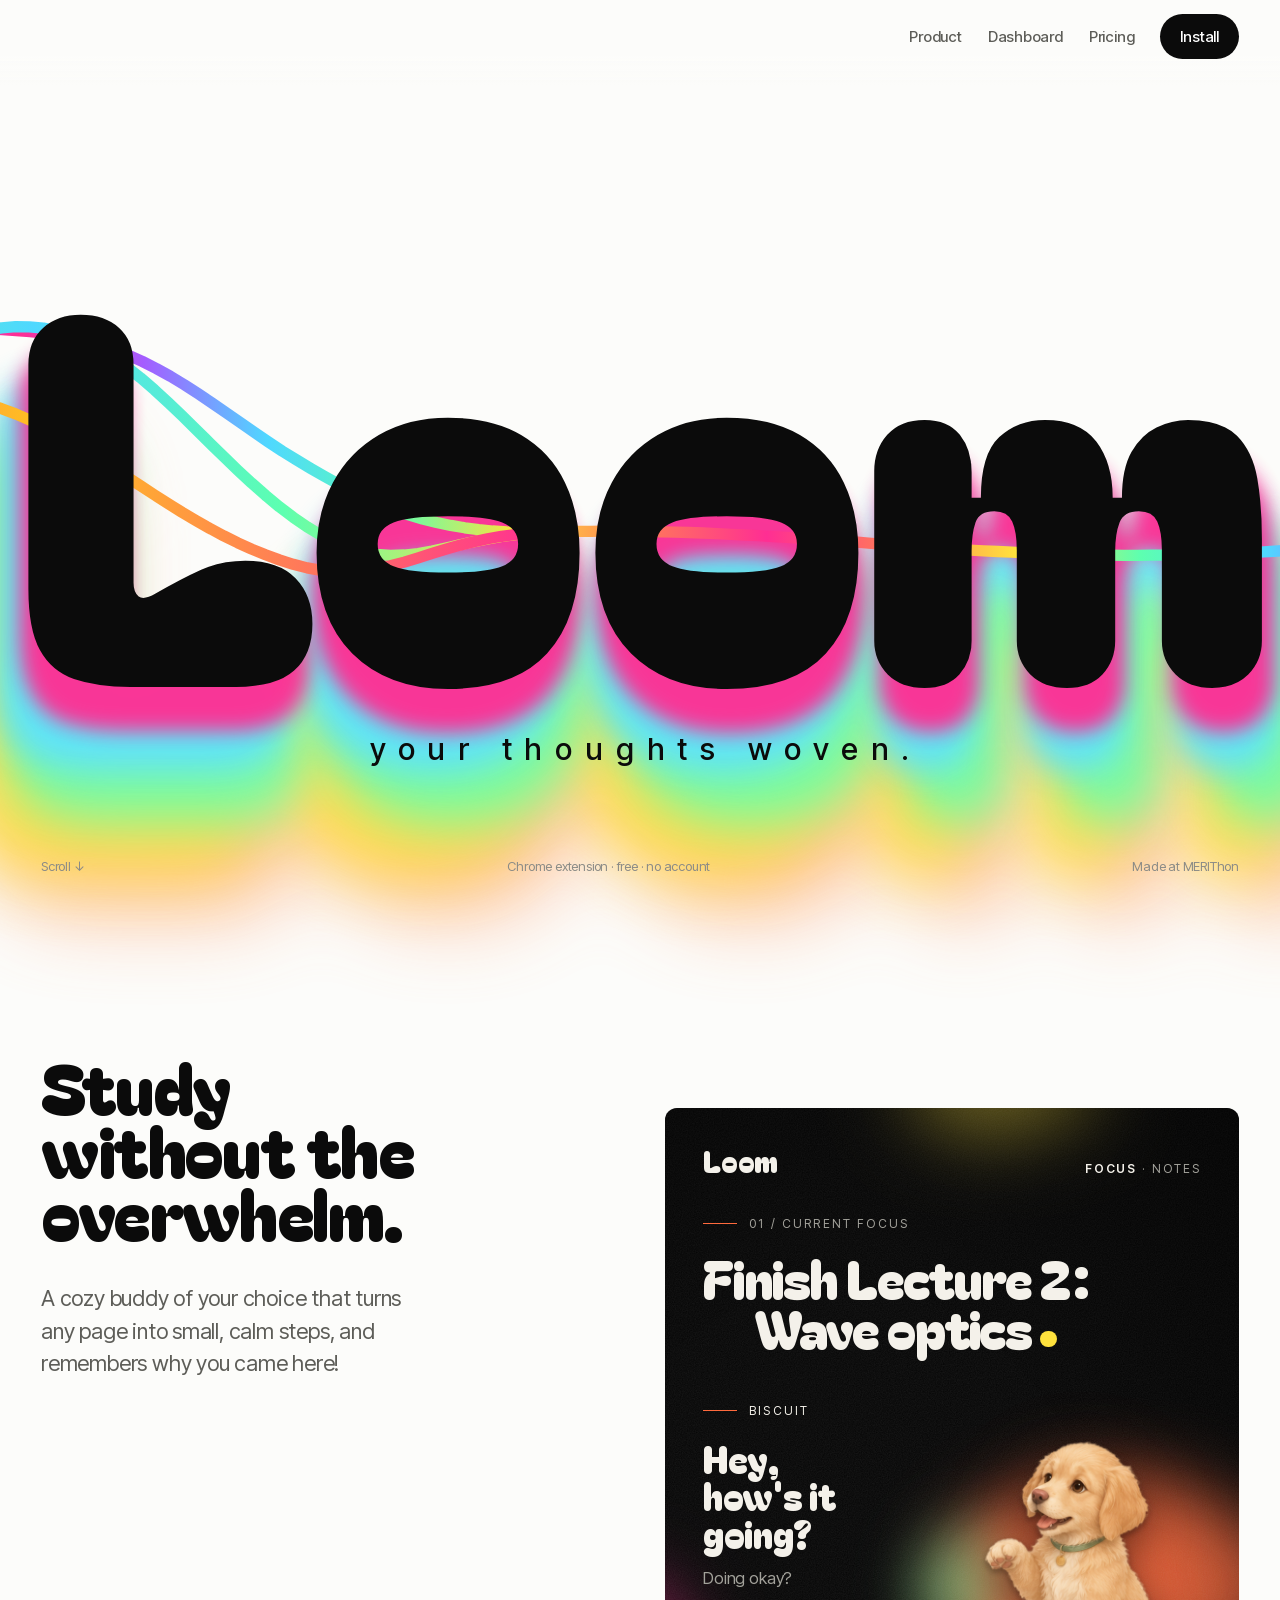
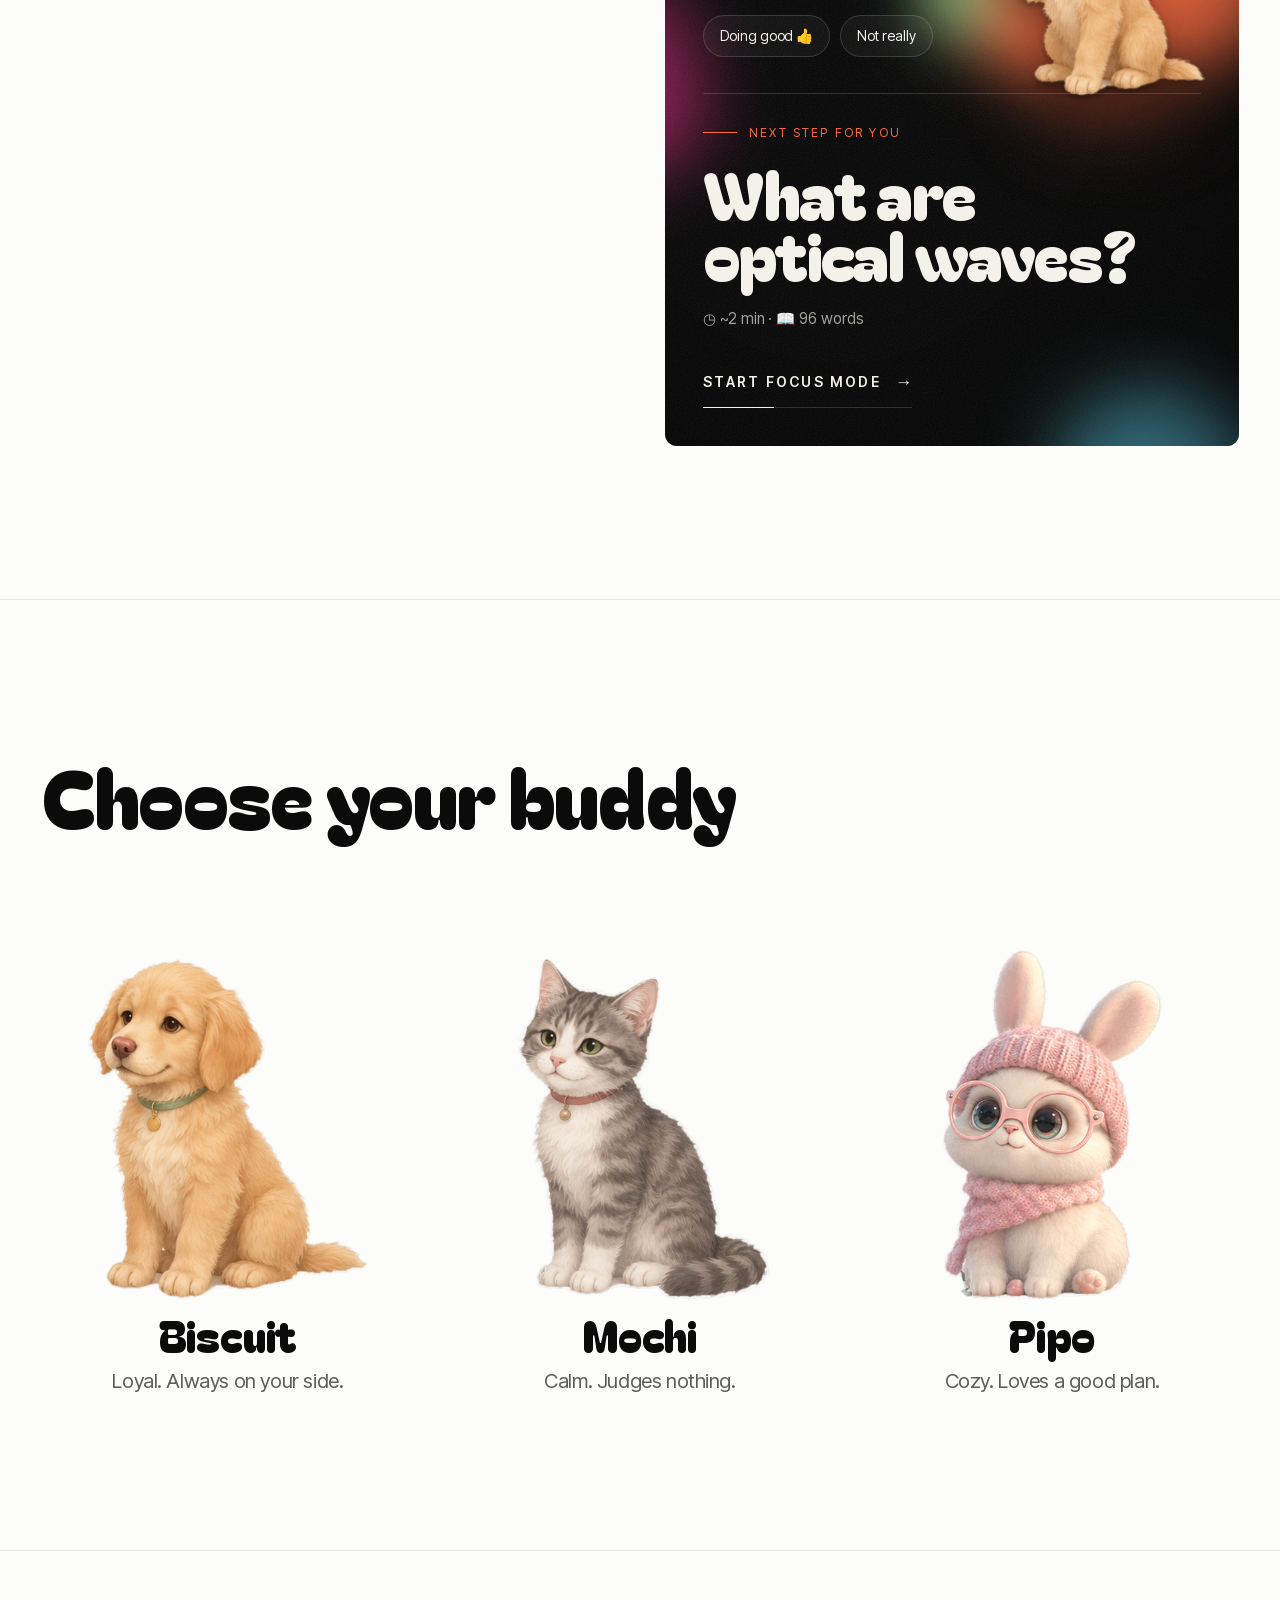
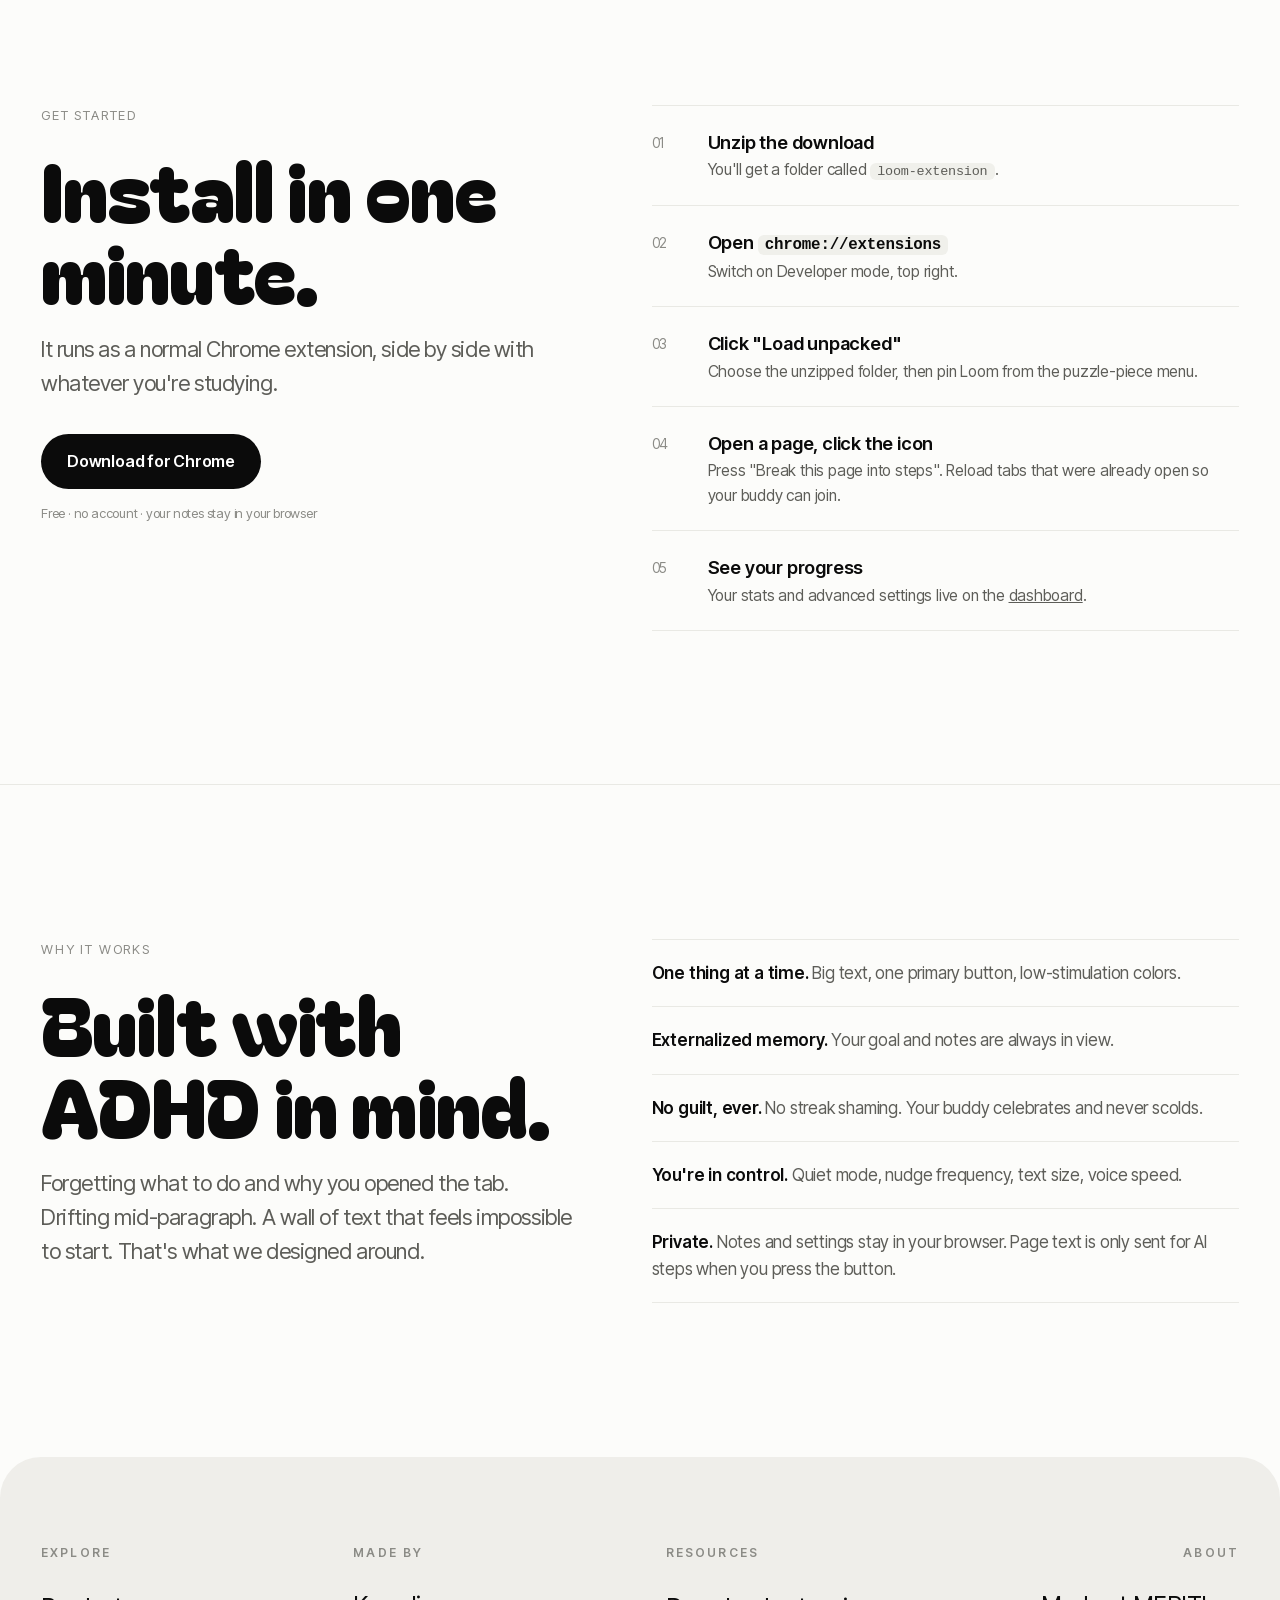
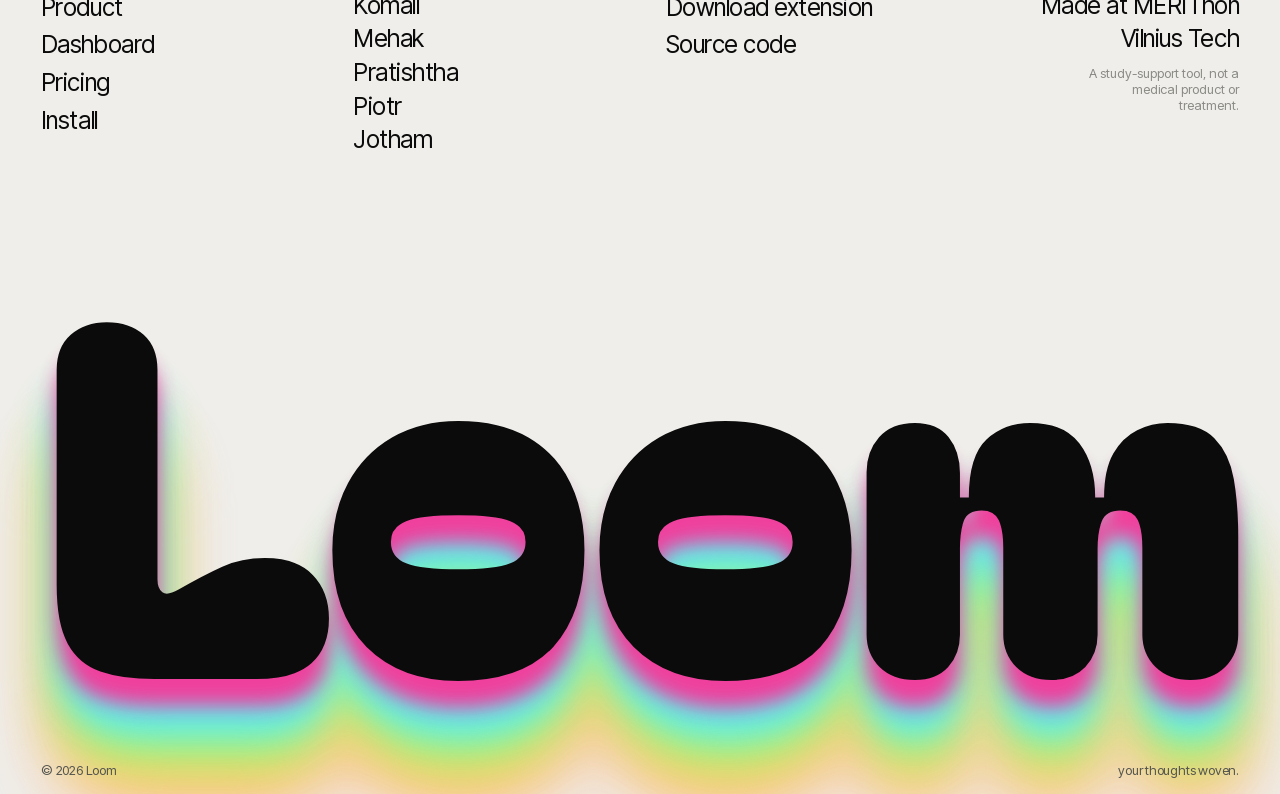
<file: website/index.html>
<!doctype html>
<html lang="en">
<head>
  <meta charset="utf-8">
  <meta name="viewport" content="width=device-width, initial-scale=1">
  <meta name="focusflow-site" content="1">
  <meta name="theme-color" content="#fcfcfa">
  <title>Loom: a cozy study buddy for your browser</title>
  <meta name="description" content="Loom breaks any learning page into small steps, remembers why you're here, and cheers you on. A Chrome extension built with ADHD in mind.">
  <link rel="preload" href="fonts/bagel-fat-one.woff2" as="font" type="font/woff2" crossorigin>
  <link rel="stylesheet" href="css/landing.css">
  <link rel="stylesheet" href="css/poster.css">
  <script>document.documentElement.classList.add('js')</script>
</head>
<body>

<header class="hero" id="hero">
  <nav class="nav" aria-label="Main">
    <div class="nav-r">
      <a class="plain hide-m" href="./">Product</a>
      <a class="plain" href="dashboard.html">Dashboard</a>
      <a class="plain" href="pricing.html">Pricing</a>
      <a class="btn-black" href="#install">Install</a>
    </div>
  </nav>

  <div class="stage">
    <div class="wm-wrap" id="wm-wrap">
      <span class="layer" data-i="1" aria-hidden="true"><span class="ln">Loom</span></span>
      <span class="layer" data-i="2" aria-hidden="true"><span class="ln">Loom</span></span>
      <span class="layer" data-i="3" aria-hidden="true"><span class="ln">Loom</span></span>
      <span class="layer" data-i="4" aria-hidden="true"><span class="ln">Loom</span></span>
      <span class="layer" data-i="5" aria-hidden="true"><span class="ln">Loom</span></span>
      <h1 class="wm" aria-label="Loom"><span class="ln">Loom</span></h1>
      <p class="tagline" id="tagline">your thoughts woven.</p>
    </div>
  </div>

  <div class="foot">
    <span>Scroll ↓</span>
    <span>Chrome extension · free · no account</span>
    <span>Made at MERIThon</span>
  </div>
</header>

<main>
  <section class="intro" id="intro">
    <div class="intro-grid">
      <div class="intro-l">
        <h2><span class="rv l" style="--d:0s">Study</span><span class="rv l" style="--d:.08s">without the</span><span class="rv l" style="--d:.16s">overwhelm.</span></h2>
        <p class="rv l" style="--d:.28s">A cozy buddy of your choice that turns any page into small, calm steps, and remembers why you came here!</p>
      </div>
      <div class="cards">
        <article class="poster rv r" id="poster" aria-label="Loom in action">
          <div class="atmo" aria-hidden="true">
            <svg class="blob b1" viewBox="-100 -100 200 200" preserveAspectRatio="none" aria-hidden="true"><path d="M41.7,-52.4C54.1,-43.6,64.4,-31.3,68.9,-16.8C73.4,-2.3,72.1,14.4,64.4,27.4C56.7,40.5,42.6,49.9,27.7,57.2C12.8,64.5,-2.9,69.7,-18.5,66.4C-34.1,63.1,-49.6,51.3,-58.9,36.3C-68.2,21.3,-71.3,3.1,-67.2,-12.7C-63.1,-28.5,-51.8,-41.9,-38.6,-50.5C-25.4,-59.1,-10.2,-62.9,2.8,-66.2C15.8,-69.5,29.3,-61.2,41.7,-52.4Z"/></svg>
            <svg class="blob b2" viewBox="-100 -100 200 200" preserveAspectRatio="none" aria-hidden="true"><path d="M37.3,-47.6C47.6,-38.7,54.5,-25.6,59.8,-10.4C65.1,4.8,68.8,22.1,62,34.2C55.2,46.3,37.9,53.2,21.1,58.9C4.3,64.6,-11.9,69.1,-27.4,64.6C-42.9,60.1,-57.7,46.6,-64.1,30.4C-70.5,14.2,-68.5,-4.7,-61.1,-19.6C-53.7,-34.5,-40.9,-45.4,-27.5,-53.6C-14.1,-61.8,0,-67.3,12.1,-64.7C24.2,-62.1,27,-56.5,37.3,-47.6Z"/></svg>
            <svg class="blob b3" viewBox="-100 -100 200 200" preserveAspectRatio="none" aria-hidden="true"><path d="M54.6,-36.5C66.9,-24.3,70.6,-3.3,64.8,13.9C59,31.1,43.7,44.6,26.3,53.7C8.9,62.8,-10.6,67.5,-27.4,61.4C-44.2,55.3,-58.3,38.4,-64.3,18.9C-70.3,-0.6,-68.2,-22.7,-56.8,-34.5C-45.4,-46.3,-24.7,-47.8,-4.3,-44.2C16.1,-40.6,42.3,-48.7,54.6,-36.5Z"/></svg>
            <svg class="blob b4" viewBox="-100 -100 200 200" preserveAspectRatio="none" aria-hidden="true"><path d="M29.9,-40.3C40.2,-32.3,51.2,-25.1,56.3,-14.9C61.4,-4.7,60.6,8.5,55.8,20.3C51,32.1,42.2,42.5,31,49.9C19.8,57.3,6.2,61.7,-8.9,62.6C-24,63.5,-40.6,60.9,-50.2,51C-59.8,41.1,-62.4,23.9,-62.6,7.9C-62.8,-8.1,-60.6,-22.9,-52.4,-33.5C-44.2,-44.1,-30,-50.5,-16.3,-55.3C-2.6,-60.1,10.6,-63.3,20.4,-56.1C24,-52,24,-44,29.9,-40.3Z"/></svg>
            <svg class="blob b5" viewBox="-100 -100 200 200" preserveAspectRatio="none" aria-hidden="true"><path d="M37.3,-47.6C47.6,-38.7,54.5,-25.6,59.8,-10.4C65.1,4.8,68.8,22.1,62,34.2C55.2,46.3,37.9,53.2,21.1,58.9C4.3,64.6,-11.9,69.1,-27.4,64.6C-42.9,60.1,-57.7,46.6,-64.1,30.4C-70.5,14.2,-68.5,-4.7,-61.1,-19.6C-53.7,-34.5,-40.9,-45.4,-27.5,-53.6C-14.1,-61.8,0,-67.3,12.1,-64.7C24.2,-62.1,27,-56.5,37.3,-47.6Z"/></svg>
            <div class="grain"></div>
          </div>
          <div class="p-vignette" aria-hidden="true"></div>

          <header class="p-top">
            <span class="p-logo">Loom</span>
            <span class="p-tabs"><b>Focus</b> · Notes</span>
          </header>

          <section class="p-focus">
            <p class="p-k"><i></i>01 / Current focus</p>
            <h3 class="p-task">Finish Lecture 2:<em>Wave optics</em></h3>
          </section>

          <section class="p-conv">
            <div class="say">
              <p class="p-k who"><i></i><span id="pName" aria-live="polite">Biscuit</span></p>
              <p class="say-1">Hey,<br>how's it going?</p>
              <p class="say-2">Doing okay?</p>
              <div class="ans">
                <button type="button" data-mood="good">Doing good 👍</button>
                <button type="button" data-mood="not">Not really</button>
              </div>
            </div>
            <figure class="dog" aria-hidden="true">
              <div class="dog-in">
                <div class="pet on" data-pet="pup" data-name="Biscuit">
                  <img class="act" data-pose="talking" src="assets/pets/pup/talking.png" alt="">
                  <img data-pose="happy" src="assets/pets/pup/happy.png" alt="">
                  <img data-pose="concerned" src="assets/pets/pup/concerned.png" alt="">
                </div>
                <div class="pet" data-pet="cat" data-name="Mochi">
                  <img class="act" data-pose="talking" src="assets/pets/cat/talking.png" alt="">
                  <img data-pose="happy" src="assets/pets/cat/happy.png" alt="">
                  <img data-pose="concerned" src="assets/pets/cat/concerned.png" alt="">
                </div>
                <div class="pet" data-pet="bunny" data-name="Pipo">
                  <img class="act" data-pose="talking" src="assets/pets/bunny/talking.png" alt="">
                  <img data-pose="happy" src="assets/pets/bunny/happy.png" alt="">
                  <img data-pose="concerned" src="assets/pets/bunny/concerned.png" alt="">
                </div>
              </div>
            </figure>
          </section>

          <section class="p-next">
            <p class="p-k hot"><i></i>Next step for you</p>
            <h3 class="p-q">What are optical waves?</h3>
            <p class="p-meta">◷ ~2 min · 📖 96 words</p>
            <a class="p-cta" href="#install"><span>Start Focus Mode</span><i>→</i></a>
          </section>
        </article>
      </div>
    </div>
  </section>

  <section class="sec">
    <div class="in">
      <h2 class="h2">Choose your buddy</h2>
      <div class="buddies">
        <div class="buddy"><img src="assets/pets/pup/idle.png" data-hover="assets/pets/pup/happy.png" alt="Biscuit the golden puppy" width="250" height="250"><b>Biscuit</b><span>Loyal. Always on your side.</span></div>
        <div class="buddy"><img src="assets/pets/cat/idle.png" data-hover="assets/pets/cat/happy.png" alt="Mochi the tabby kitten" width="250" height="250"><b>Mochi</b><span>Calm. Judges nothing.</span></div>
        <div class="buddy"><img src="assets/pets/bunny/idle.png" data-hover="assets/pets/bunny/happy.png" alt="Pipo the bunny in a pink hat" width="250" height="250"><b>Pipo</b><span>Cozy. Loves a good plan.</span></div>
      </div>
    </div>
  </section>

  <section class="sec" id="install">
    <div class="in split">
      <div>
        <p class="kicker">Get started</p>
        <h2 class="h2">Install in one minute.</h2>
        <p class="lead">It runs as a normal Chrome extension, side by side with whatever you're studying.</p>
        <div class="dl">
          <a class="btn-black" href="loom-extension.zip" download>Download for Chrome</a>
          <p class="tiny">Free · no account · your notes stay in your browser</p>
        </div>
      </div>
      <ol class="steps">
        <li><div><b>Unzip the download</b><p>You'll get a folder called <code>loom-extension</code>.</p></div></li>
        <li><div><b>Open <code>chrome://extensions</code></b><p>Switch on Developer mode, top right.</p></div></li>
        <li><div><b>Click "Load unpacked"</b><p>Choose the unzipped folder, then pin Loom from the puzzle-piece menu.</p></div></li>
        <li><div><b>Open a page, click the icon</b><p>Press "Break this page into steps". Reload tabs that were already open so your buddy can join.</p></div></li>
        <li><div><b>See your progress</b><p>Your stats and advanced settings live on the <a href="dashboard.html">dashboard</a>.</p></div></li>
      </ol>
    </div>
  </section>

  <section class="sec" id="why">
    <div class="in split">
      <div>
        <p class="kicker">Why it works</p>
        <h2 class="h2">Built with ADHD in mind.</h2>
        <p class="lead">Forgetting what to do and why you opened the tab. Drifting mid-paragraph. A wall of text that feels impossible to start. That's what we designed around.</p>
      </div>
      <ul class="why">
        <li><b>One thing at a time.</b> Big text, one primary button, low-stimulation colors.</li>
        <li><b>Externalized memory.</b> Your goal and notes are always in view.</li>
        <li><b>No guilt, ever.</b> No streak shaming. Your buddy celebrates and never scolds.</li>
        <li><b>You're in control.</b> Quiet mode, nudge frequency, text size, voice speed.</li>
        <li><b>Private.</b> Notes and settings stay in your browser. Page text is only sent for AI steps when you press the button.</li>
      </ul>
    </div>
  </section>
</main>

<footer class="bottom" id="footer">
  <div class="fcols">
    <nav class="fcol" aria-label="Explore">
      <p class="fh">Explore</p>
      <a href="./">Product</a>
      <a href="dashboard.html">Dashboard</a>
      <a href="pricing.html">Pricing</a>
      <a href="#install">Install</a>
    </nav>
    <div class="fcol">
      <p class="fh">Made by</p>
      <span>Komali</span>
      <span>Mehak</span>
      <span>Pratishtha</span>
      <span>Piotr</span>
      <span>Jotham</span>
    </div>
    <nav class="fcol" aria-label="Resources">
      <p class="fh">Resources</p>
      <a href="loom-extension.zip" download>Download extension</a>
      <a href="https://github.com/pratishthagolia-commits/LOOM" target="_blank" rel="noopener">Source code</a>
    </nav>
    <div class="fcol fcol-r">
      <p class="fh">About</p>
      <span>Made at MERIThon</span>
      <span>Vilnius Tech</span>
      <span class="fsmall">A study-support tool, not a medical product or treatment.</span>
    </div>
  </div>
  <div class="fwm" id="fwm">
    <span class="fl fl1" aria-hidden="true"><i>Loom</i></span><span class="fl fl2" aria-hidden="true"><i>Loom</i></span><span class="fl fl3" aria-hidden="true"><i>Loom</i></span><span class="fl fl4" aria-hidden="true"><i>Loom</i></span><span class="fl fl5" aria-hidden="true"><i>Loom</i></span>
    <div class="foot-wm" aria-hidden="true">Loom</div>
  </div>
  <div class="fbase"><span>© 2026 Loom</span><span>your thoughts woven.</span></div>
</footer>

<script src="js/aura.js"></script>
<script src="js/smooth.js"></script>
<script src="js/hero.js"></script>
<script src="js/reveal.js"></script>
<script src="js/poster.js"></script>
<script src="js/footer.js"></script>
<script>
  // buddies wave when hovered
  document.querySelectorAll('.buddy img[data-hover]').forEach(function (img) {
    var rest = img.getAttribute('src'), hover = img.dataset.hover;
    new Image().src = hover;
    img.parentNode.addEventListener('mouseenter', function () { img.src = hover; });
    img.parentNode.addEventListener('mouseleave', function () { img.src = rest; });
  });
</script>
</body>
</html>
</file>
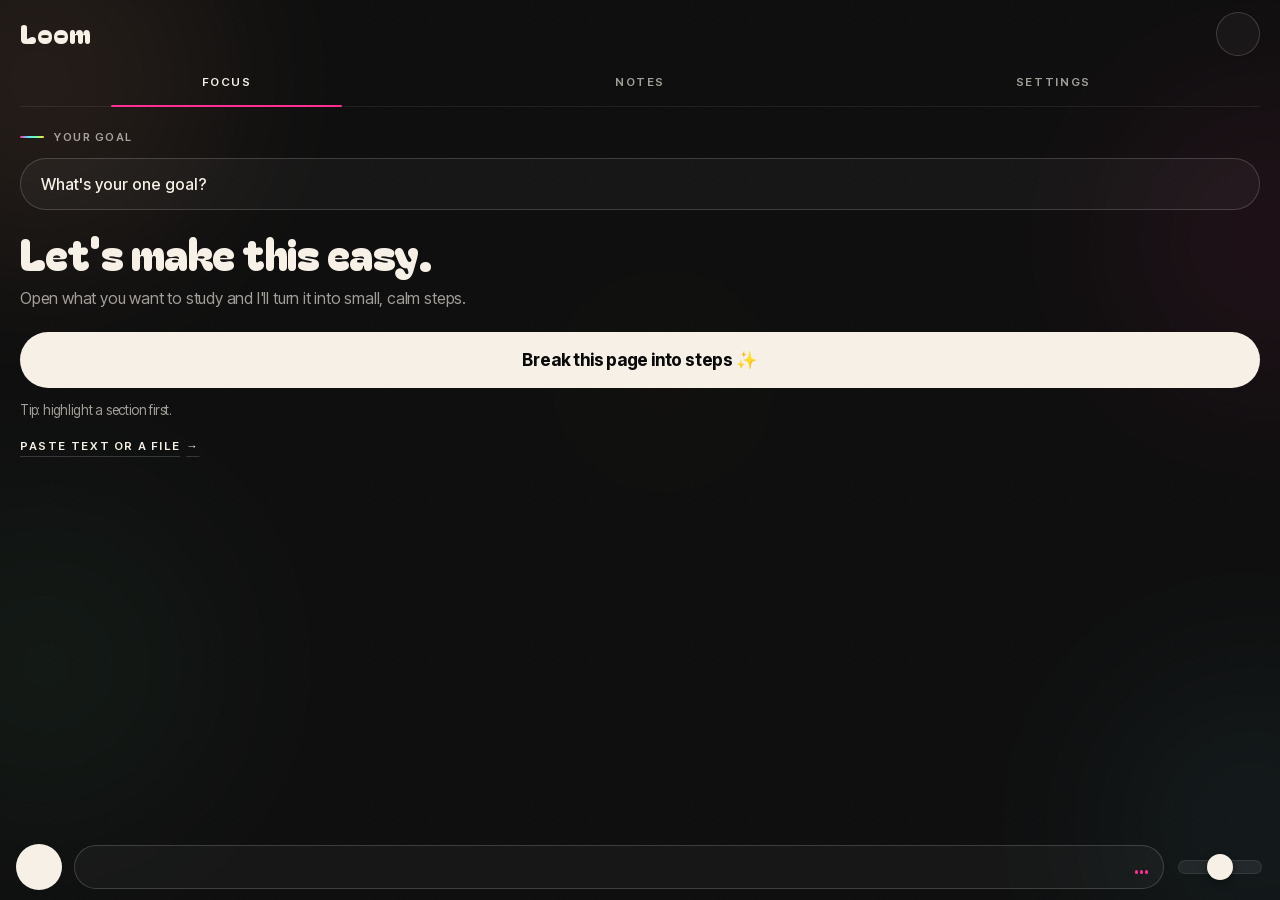
<file: extension/sidepanel/index.html>
<!doctype html>
<html lang="en" data-theme="dark">
<head>
  <meta charset="utf-8">
  <meta name="viewport" content="width=device-width, initial-scale=1">
  <title>Loom</title>
  <link rel="stylesheet" href="theme.css">
  <link rel="stylesheet" href="style.css">
</head>
<body>
<div id="app">
  <div class="blobs" aria-hidden="true">
    <div id="scene" class="scene"></div>
    <i class="b b1"></i><i class="b b2"></i><i class="b b3"></i><i class="b b4"></i><i class="b b5"></i>
    <div class="grain"></div>
  </div>

  <header class="top">
    <div class="top-r1">
      <div class="brand"><span class="wm">Loom</span></div>
      <button id="themeBtn" class="iconbtn" type="button" aria-label="Switch theme"></button>
    </div>
    <nav class="tabs" role="tablist" aria-label="Sections">
      <button type="button" role="tab" data-tab="focus" class="on" aria-selected="true">Focus</button>
      <button type="button" role="tab" data-tab="notes" aria-selected="false">Notes</button>
      <button type="button" role="tab" data-tab="settings" aria-selected="false">Settings</button>
    </nav>
  </header>

  <div id="progress" class="progress" hidden>
    <div class="pg-row"><span id="pgLabel" class="lab"><i></i>Progress</span><span id="pgPct">0%</span></div>
    <div class="pg-track" role="progressbar" aria-label="Session progress" aria-valuemin="0" aria-valuemax="100" aria-valuenow="0"><i id="pgFill"></i></div>
  </div>

  <main>
    <!-- ================= FOCUS ================= -->
    <section id="tab-focus" role="tabpanel">

      <!-- empty state -->
      <div id="screen-start" class="screen">
        <p class="lab"><i></i>Your goal</p>
        <button id="goalChip" class="field goalbtn" type="button" aria-label="Set your goal"><span id="goalText">What's your one goal?</span></button>
        <input id="goalInput" class="field" hidden maxlength="90" placeholder="What's your one goal? (Enter)" aria-label="Your goal">

        <h1 class="display h1">Let's make this easy.</h1>
        <p class="sub">Open what you want to study and I'll turn it into small, calm steps.</p>

        <button id="btnSteps" class="btn-primary" type="button">Break this page into steps ✨</button>
        <p class="tip">Tip: highlight a section first.</p>

        <button id="btnPasteToggle" class="link" type="button" aria-expanded="false" aria-controls="pasteWrap">Paste text or a file <span aria-hidden="true">→</span></button>
        <div id="pasteWrap" class="pastewrap" hidden>
          <div id="dropzone" class="dropzone">
            <textarea id="pasteBox" class="area" rows="5" placeholder="Paste text here, or drop a PDF / Word file anywhere on this panel" aria-label="Text to turn into steps"></textarea>
            <div class="dz-foot">
              <span class="dz-hint">PDF · Word (.docx) · .txt</span>
              <button id="btnFile" class="link" type="button">Choose a file <span aria-hidden="true">→</span></button>
            </div>
            <input id="fileInput" type="file" accept=".pdf,.docx,.txt,.md,application/pdf,application/vnd.openxmlformats-officedocument.wordprocessingml.document,text/plain" hidden>
          </div>
          <p id="fileStatus" class="tip" role="status" hidden></p>
          <button id="btnPaste" class="link" type="button">Make steps from this <span aria-hidden="true">→</span></button>
        </div>
      </div>

      <!-- active step: mirrors the landing showcase card -->
      <div id="screen-card" class="screen" hidden>
        <p class="lab"><i></i>01 / Current focus</p>
        <button id="cardGoalBtn" class="goal-display display" type="button" aria-label="Change your goal"><span id="cardGoal">Your goal</span><em class="dot" aria-hidden="true"></em></button>
        <input id="cardGoalInput" class="field" hidden maxlength="90" placeholder="What's your one goal? (Enter)" aria-label="Your goal">

        <div class="rule"></div>

        <p class="lab hot"><i></i>Next step for you</p>
        <p class="course" id="cardCourse"></p>
        <h2 class="display step" id="cardTitle"></h2>
        <p class="meta"><span id="cardMin"></span><span id="cardWords"></span></p>
        <p id="cardKey" class="keytext"></p>

        <button id="btnStart" class="cta" type="button"><span>Start Focus Mode</span><i aria-hidden="true">→</i></button>
        <div class="segs" id="cardSeg" aria-hidden="true"></div>

        <div id="dueBox" class="glass duebox" hidden>
          <span id="dueText"></span>
          <button id="btnSaveDue" class="link" type="button">Save to notes <span aria-hidden="true">→</span></button>
        </div>

        <div class="linkrow">
          <button id="btnReadSummary" class="link" type="button">Listen to summary</button>
          <button id="btnAllSteps" class="link" type="button" aria-expanded="false" aria-controls="stepList">All steps</button>
        </div>
        <ol id="stepList" class="steplist" hidden></ol>
        <div class="foot"><button id="btnStartOver" class="link" type="button">Start over</button><span id="layerBadge" class="badge"></span></div>
      </div>

      <!-- focus mode -->
      <div id="screen-focus" class="screen" hidden>
        <div class="segs" id="focusSeg" aria-hidden="true"></div>
        <div class="steplabel"><span id="stepCount" class="lab"></span><button id="btnExit" class="link" type="button">End session</button></div>
        <div class="ringwrap">
          <svg viewBox="0 0 120 120" class="ring" aria-hidden="true">
            <circle class="track" cx="60" cy="60" r="52"></circle>
            <circle id="ringArc" class="arc" cx="60" cy="60" r="52"></circle>
          </svg>
          <div class="ringtext"><div id="timeText">0:00</div><button id="btnPause" class="link" type="button">Pause</button></div>
        </div>
        <h2 class="display step sm" id="stepTitle"></h2>
        <div id="stepBody" class="body reading"></div>
        <div id="keyBox" class="key"><p class="lab"><i></i>Key idea</p><p id="keyIdea"></p></div>
        <div class="linkrow">
          <button id="btnRead" class="link" type="button">Listen</button>
          <button id="btnLocate" class="link" type="button">Show on page</button>
          <button id="btnDump" class="link" type="button" aria-expanded="false" aria-controls="dumpRow">Brain dump</button>
        </div>
        <div id="dumpRow" class="dump" hidden><input id="dumpInput" class="field" placeholder="Quick thought… (Enter to save)" aria-label="Quick thought"></div>
        <div class="actions">
          <button id="btnNext" class="btn-primary" type="button">Next →</button>
          <button id="btnConfused" class="link" type="button">I don't understand</button>
        </div>
      </div>

      <!-- check-in -->
      <div id="screen-feedback" class="screen" hidden>
        <p class="lab"><i></i>Check-in</p>
        <h2 class="display h1 sm">How did that step feel?</h2>
        <p class="sub">One tap. It helps me adapt to you.</p>
        <div id="fbGrid" class="fbgrid"></div>
        <button id="btnMoreFb" class="link" type="button">More options <span aria-hidden="true">→</span></button>
      </div>

      <!-- break -->
      <div id="screen-break" class="screen" hidden>
        <p class="lab"><i></i>Little break</p>
        <h2 class="display h1 sm">Breathe. You've earned it.</h2>
        <div id="breakMedia" class="media"></div>
        <p id="breakTip" class="sub"></p>
        <div id="breakTimer" class="bigtime"></div>
        <button id="btnBackToIt" class="btn-primary" type="button">I'm ready →</button>
        <button id="btnSkipBreak" class="link" type="button">Skip break</button>
      </div>

      <!-- done -->
      <div id="screen-done" class="screen" hidden>
        <p class="lab"><i></i>All done</p>
        <h2 class="display h1">Nice. You did it.</h2>
        <p id="doneText" class="sub"></p>
        <button id="btnNew" class="btn-primary" type="button">Start something new</button>
        <button id="btnDoneRead" class="link" type="button">Listen to summary</button>
      </div>
    </section>

    <!-- ================= NOTES ================= -->
    <section id="tab-notes" role="tabpanel" hidden>
      <div class="screen">
        <p class="lab"><i></i>Notes &amp; deadlines</p>
        <h1 class="display h1 sm">Park it here.</h1>
        <p class="sub">So your brain doesn't have to hold it.</p>
        <button id="btnNewNote" class="btn-primary" type="button">New note +</button>
        <ul id="noteList" class="notes"></ul>
        <p id="noteEmpty" class="sub empty">Nothing saved yet. Your future self says thanks.</p>
      </div>
      <form id="noteForm" class="capture">
        <input id="noteText" class="field" placeholder="Quick capture…" required maxlength="200" aria-label="Note">
        <input id="noteDue" class="field due" type="datetime-local" aria-label="Due date (optional)">
        <button class="round go" type="submit" aria-label="Add note"><svg viewBox="0 0 24 24" aria-hidden="true"><path d="M5 12h14M13 6l6 6-6 6"/></svg></button>
      </form>
    </section>

    <!-- ================= SETTINGS ================= -->
    <section id="tab-settings" role="tabpanel" hidden>
      <div class="screen">
        <h1 class="display h1 sm">Make it yours.</h1>

        <label class="sw big"><input type="checkbox" id="setQuiet"><i></i><span>Quiet mode<small>No nudges. Blobs freeze, buddy stays put.</small></span></label>

        <p class="lab"><i></i>Look</p>
        <div id="themeRow" class="chips" role="group" aria-label="Theme"></div>

        <p class="lab"><i></i>Scene</p>
        <div id="sceneRow" class="chips" role="group" aria-label="Background scene"></div>

        <p class="lab"><i></i>Your buddy</p>
        <div id="petRow" class="pets"></div>
        <label class="sw"><input type="checkbox" id="setPetOnPage"><i></i><span>Show my buddy on web pages</span></label>

        <p class="lab"><i></i>Nudges</p>
        <div class="slide"><div class="row"><label for="setNudge">Buddy checks in every</label><output id="outNudge"></output></div><input type="range" id="setNudge" min="0" max="6" step="1"></div>
        <div class="slide"><div class="row"><label for="setBreak">Break reminder after</label><output id="outBreak"></output></div><input type="range" id="setBreak" min="0" max="5" step="1"></div>
        <div class="linkrow">
          <button id="btnQuiet1h" class="link" type="button">Quiet for 1 hour</button>
          <button id="btnTestNudge" class="link" type="button">Try a nudge now</button>
        </div>

        <p class="lab"><i></i>Reading &amp; listening</p>
        <div class="slide"><div class="row"><label for="setFont">Text size</label><output id="outFont"></output></div><input type="range" id="setFont" min="0.9" max="1.4" step="0.05"></div>
        <div class="slide"><div class="row"><label for="setRate">Listen Mode voice speed</label><output id="outRate"></output></div><input type="range" id="setRate" min="0.7" max="1.4" step="0.05"></div>
        <label class="sw"><input type="checkbox" id="setBionic"><i></i><span>Bold word starts</span></label>
        <label class="sw"><input type="checkbox" id="setDuck"><i></i><span>Lower music while listening</span></label>

        <p class="lab"><i></i>Today</p>
        <div id="todayStats" class="stats"></div>

        <details class="adv">
          <summary class="link">Advanced</summary>
          <label class="fld">AI service URL<input id="setApi" class="field" placeholder="https://your-worker.workers.dev"></label>
          <p class="tip">Leave empty to use built-in offline mode.</p>
          <label class="fld">Dashboard website address<input id="setSite" class="field" placeholder="https://focusflow.example"></label>
          <p class="tip">Lets your dashboard read your stats. localhost always works.</p>
          <div class="linkrow"><button id="btnExport" class="link" type="button">Export my data</button><button id="btnWipe" class="link" type="button">Reset all my data</button></div>
        </details>
      </div>
    </section>
  </main>

  <section id="stage" class="stage" aria-label="Your study buddy">
    <div id="bubble" class="bubble" hidden>
      <button id="bubbleX" class="bx" type="button" aria-label="Dismiss"><svg viewBox="0 0 24 24" aria-hidden="true"><path d="M6 6l12 12M18 6L6 18"/></svg></button>
      <div id="bubbleText" class="display"></div>
      <div id="bubbleOpts" class="opts"></div>
    </div>
    <div id="confetti" class="confetti" aria-hidden="true"></div>
  </section>

  <div id="ttsBar" class="ttsbar" hidden>
    <span>Listening · music lowered</span>
    <span><button id="btnStopTts" class="link" type="button">Stop</button><button id="btnStopMusic" class="link" type="button">Stop music</button></span>
  </div>

  <footer class="player" id="player">
    <button id="btnPlay" class="round play" type="button" aria-label="Play music"></button>
    <div class="soundpick">
      <select id="trackSel" aria-label="Sound"></select>
      <span class="eq" aria-hidden="true"><i></i><i></i><i></i></span>
    </div>
    <input id="vol" type="range" min="0" max="1" step="0.05" aria-label="Volume">
  </footer>
  <div id="toast" class="toast" role="status" hidden></div>
</div>

<script src="../vendor/pdf.min.js"></script>
<script src="../shared/config.js"></script>
<script src="../shared/store.js"></script>
<script src="../shared/fallback.js"></script>
<script src="../shared/ai.js"></script>
<script src="../shared/pet.js"></script>
<script src="../shared/roam.js"></script>
<script src="files.js"></script>
<script src="music.js"></script>
<script src="tts.js"></script>
<script src="app.js"></script>
</body>
</html>
</file>
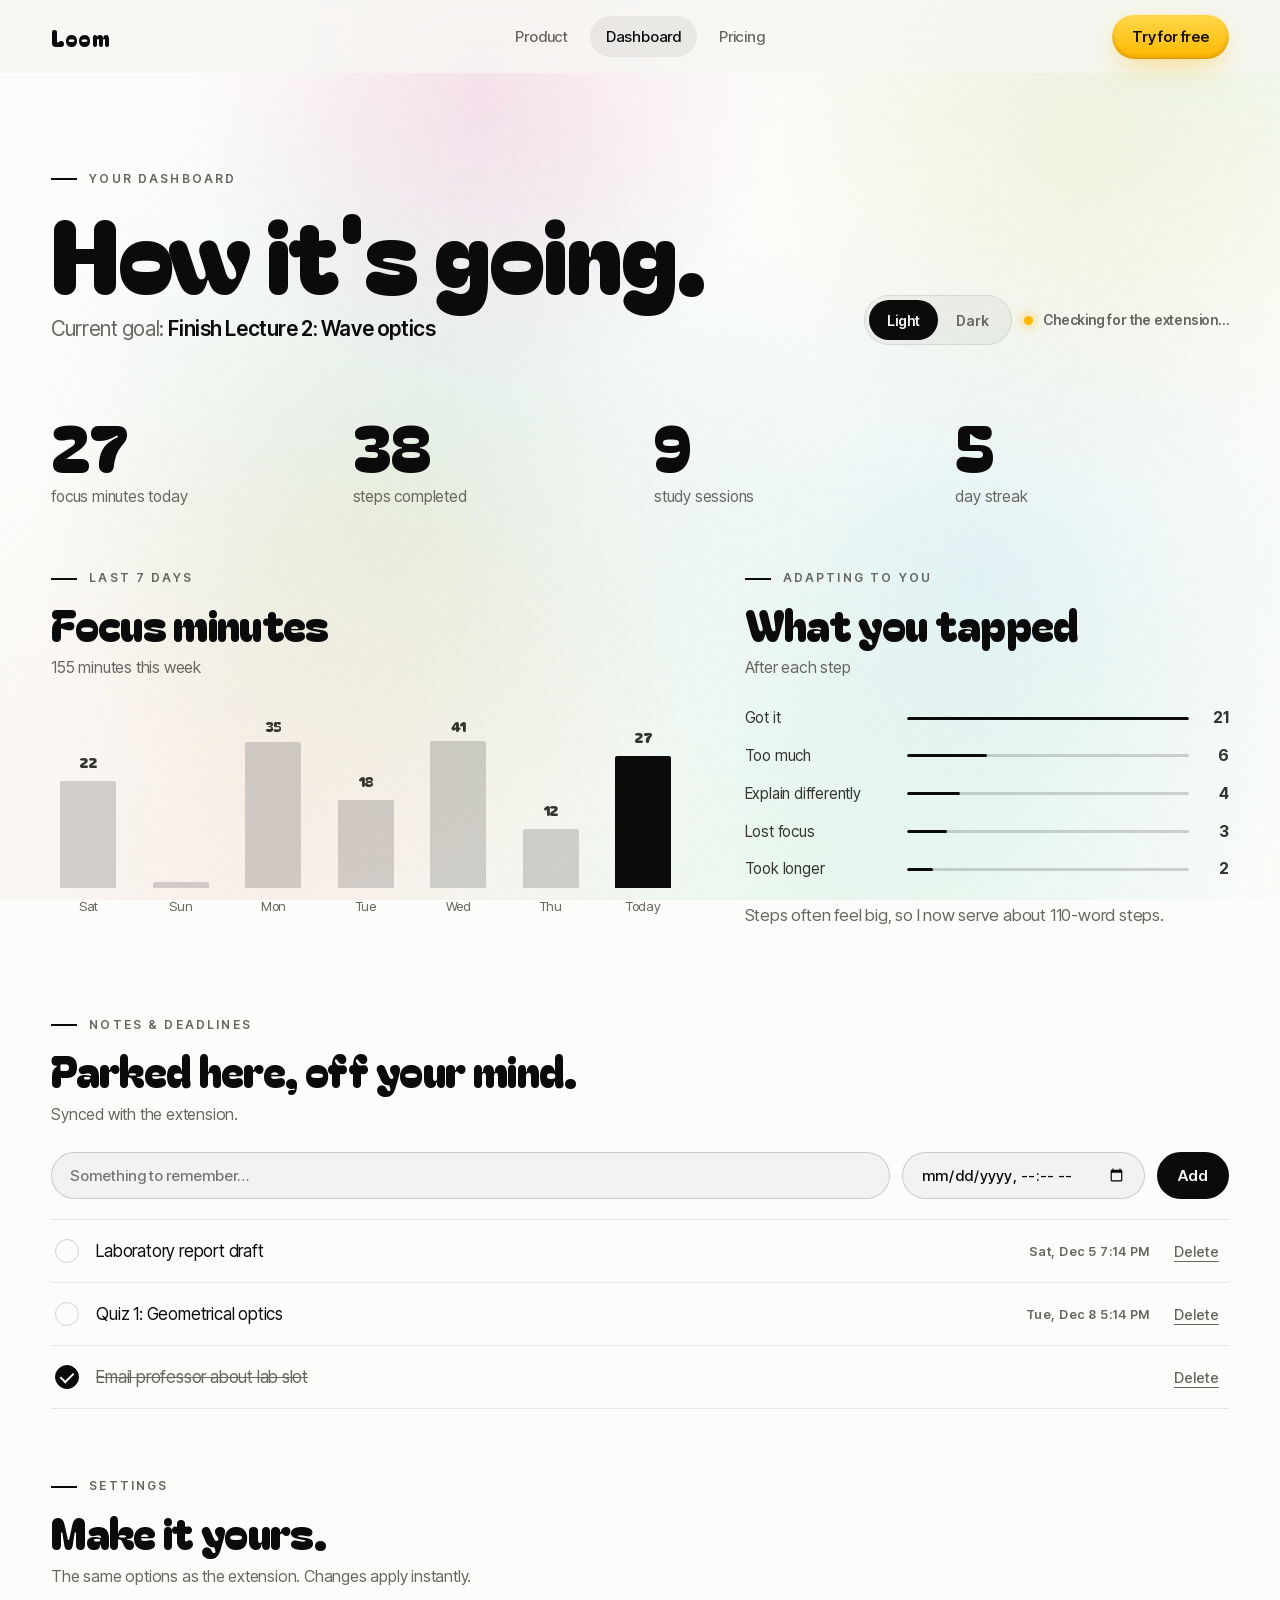
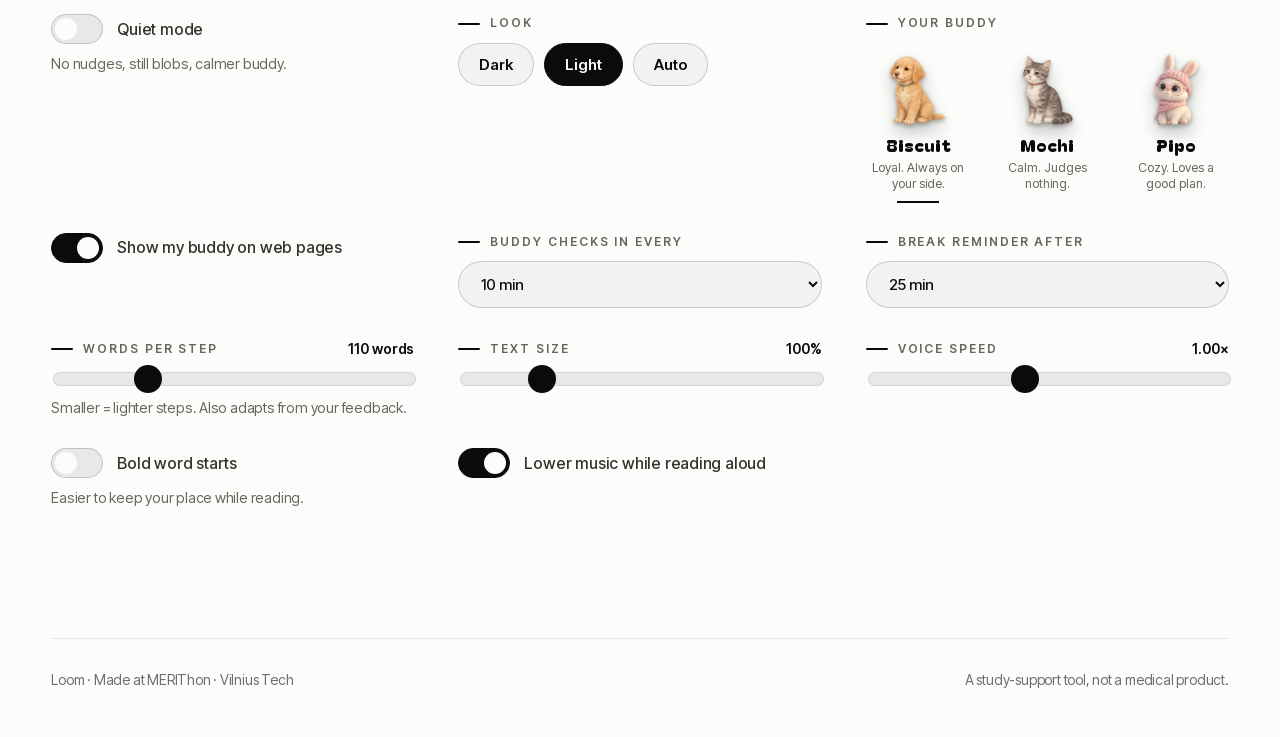
<file: website/dashboard.html>
<!doctype html>
<html lang="en">
<head>
  <meta charset="utf-8">
  <meta name="viewport" content="width=device-width, initial-scale=1">
  <meta name="focusflow-site" content="1">
  <meta name="theme-color" content="#f7f6f2">
  <script>try{var t=localStorage.getItem("ff-dash-theme")||"light";if(t==="auto")t=matchMedia("(prefers-color-scheme: dark)").matches?"dark":"light";document.documentElement.dataset.theme=t}catch(e){document.documentElement.dataset.theme="light"}</script>
  <title>Dashboard · Loom</title>
  <link rel="preload" href="fonts/inter-tight.woff2" as="font" type="font/woff2" crossorigin>
  <link rel="stylesheet" href="css/pricing.css">
  <link rel="stylesheet" href="css/dashboard.css">
  <script>document.documentElement.classList.add('js')</script>
</head>
<body>
<div class="grain" aria-hidden="true"></div>
<div class="spot" id="spot" aria-hidden="true"></div>

<header class="nav">
  <a class="logo" href="./">Loom</a>
  <nav class="links" aria-label="Main">
    <a href="./">Product</a>
    <a href="dashboard.html" aria-current="page">Dashboard</a>
    <a href="pricing.html">Pricing</a>
  </nav>
  <a class="pill pill--y" href="index.html#install">Try for free</a>
</header>

<main class="wrap dash" id="main">
  <div class="dash-head">
    <div>
      <p class="eyebrow eyebrow--l"><i></i>Your dashboard</p>
      <h1 class="dh">How it's going.</h1>
      <p class="goal-line" id="goalLine"></p>
    </div>
    <div class="head-r">
      <div class="seg" role="group" aria-label="Dashboard theme"><button type="button" data-th="light" aria-pressed="true">Light</button><button type="button" data-th="dark" aria-pressed="false">Dark</button></div>
      <span id="status" class="status">Checking for the extension…</span>
    </div>
  </div>

  <div id="connect" class="banner" hidden>
    <h2 id="connectTitle">Connect your extension</h2>
    <div id="connectBody"></div>
    <div class="row">
      <button class="btn-s" id="btnRetry" type="button">Try again</button>
      <label class="btn-s btn-s--ghost">Import export file<input type="file" id="fileImport" accept="application/json" hidden></label>
      <span class="mute">Showing demo data until you're connected.</span>
    </div>
  </div>

  <div class="tiles" id="tiles"></div>

  <div class="cols">
    <section class="panel" aria-labelledby="h-week">
      <p class="eyebrow eyebrow--l"><i></i>Last 7 days</p>
      <h2 id="h-week">Focus minutes</h2>
      <p class="sub-s" id="weekSub"></p>
      <div class="bars" id="bars" role="img" aria-label="Bar chart of focus minutes per day"></div>
    </section>
    <section class="panel" aria-labelledby="h-adapt">
      <p class="eyebrow eyebrow--l"><i></i>Adapting to you</p>
      <h2 id="h-adapt">What you tapped</h2>
      <p class="sub-s">After each step</p>
      <div class="fb" id="fb"></div>
      <div class="insight" id="insight"></div>
    </section>
  </div>

  <section class="panel panel--wide" aria-labelledby="h-notes">
    <p class="eyebrow eyebrow--l"><i></i>Notes &amp; deadlines</p>
    <h2 id="h-notes">Parked here, off your mind.</h2>
    <p class="sub-s" id="notesSub">Synced with the extension.</p>
    <form class="addnote" id="noteForm">
      <input type="text" id="noteText" placeholder="Something to remember…" maxlength="200" required aria-label="Note">
      <input type="datetime-local" id="noteDue" aria-label="Due date">
      <button class="btn-s btn-s--y" type="submit">Add</button>
    </form>
    <ul class="notes" id="notes"></ul>
    <p class="mute" id="notesEmpty">Nothing saved yet. Your future self says thanks.</p>
  </section>

  <section class="panel panel--wide" aria-labelledby="h-set">
    <p class="eyebrow eyebrow--l"><i></i>Settings</p>
    <h2 id="h-set">Make it yours.</h2>
    <p class="sub-s">The same options as the extension. Changes apply instantly.</p>
    <div class="settings" id="settings"></div>
  </section>
</main>

<footer class="foot wrap">
  <span>Loom · Made at MERIThon · Vilnius Tech</span>
  <span>A study-support tool, not a medical product.</span>
</footer>

<script src="js/aura.js"></script>
<script src="js/smooth.js"></script>
<script src="js/bridge.js"></script>
<script src="js/dashboard.js"></script>
</body>
</html>
</file>
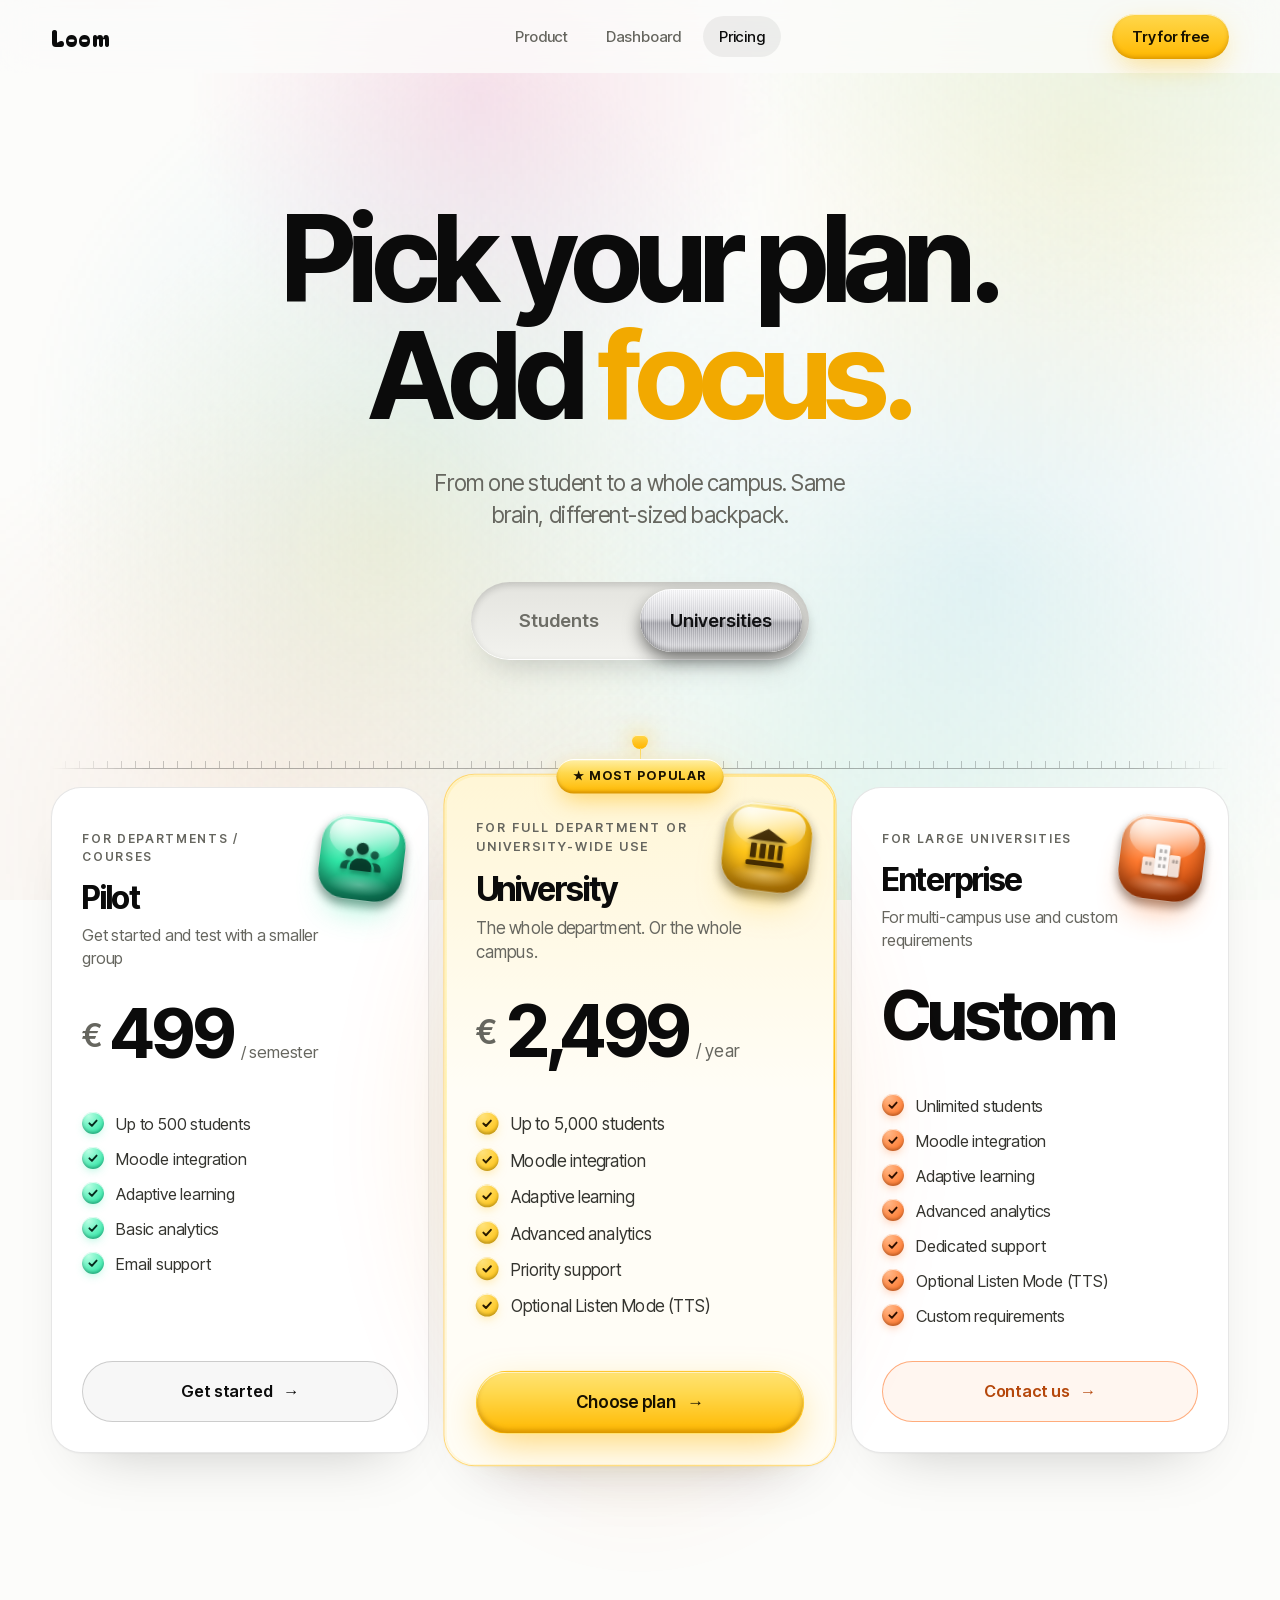
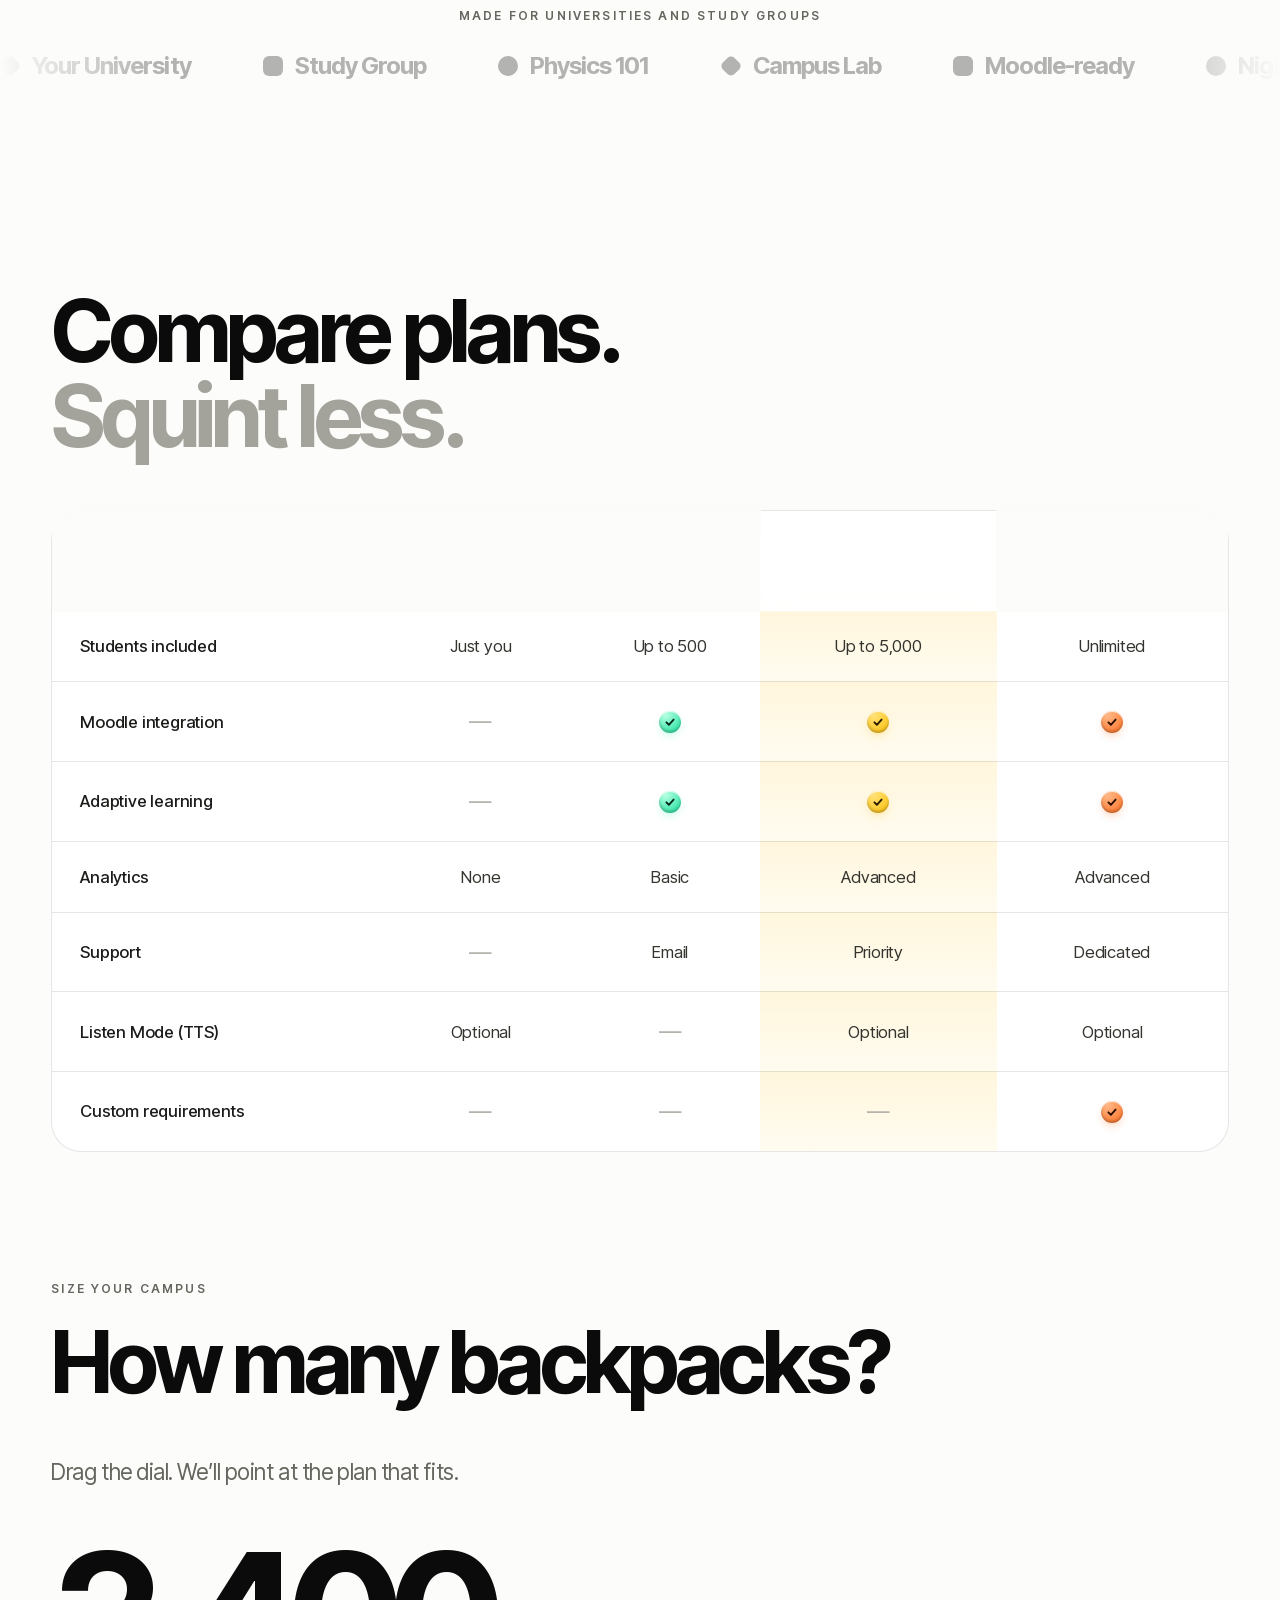
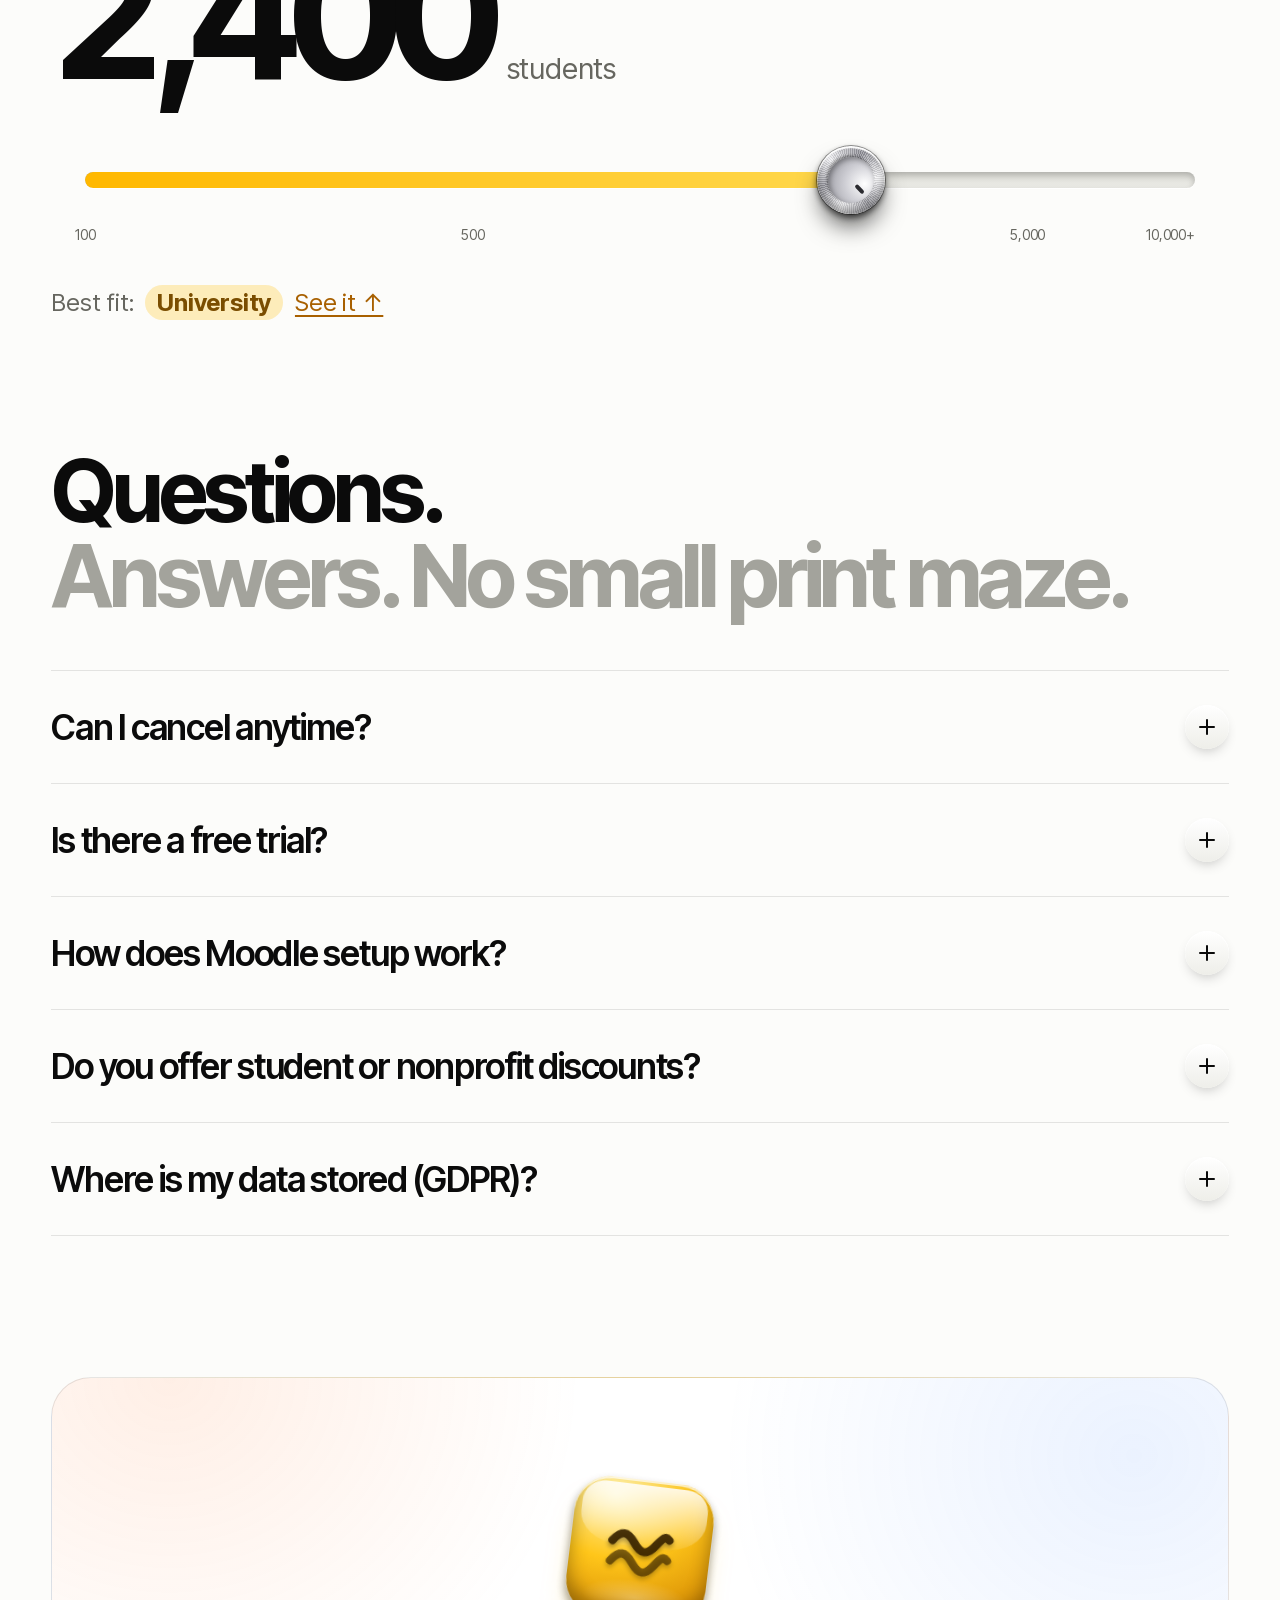
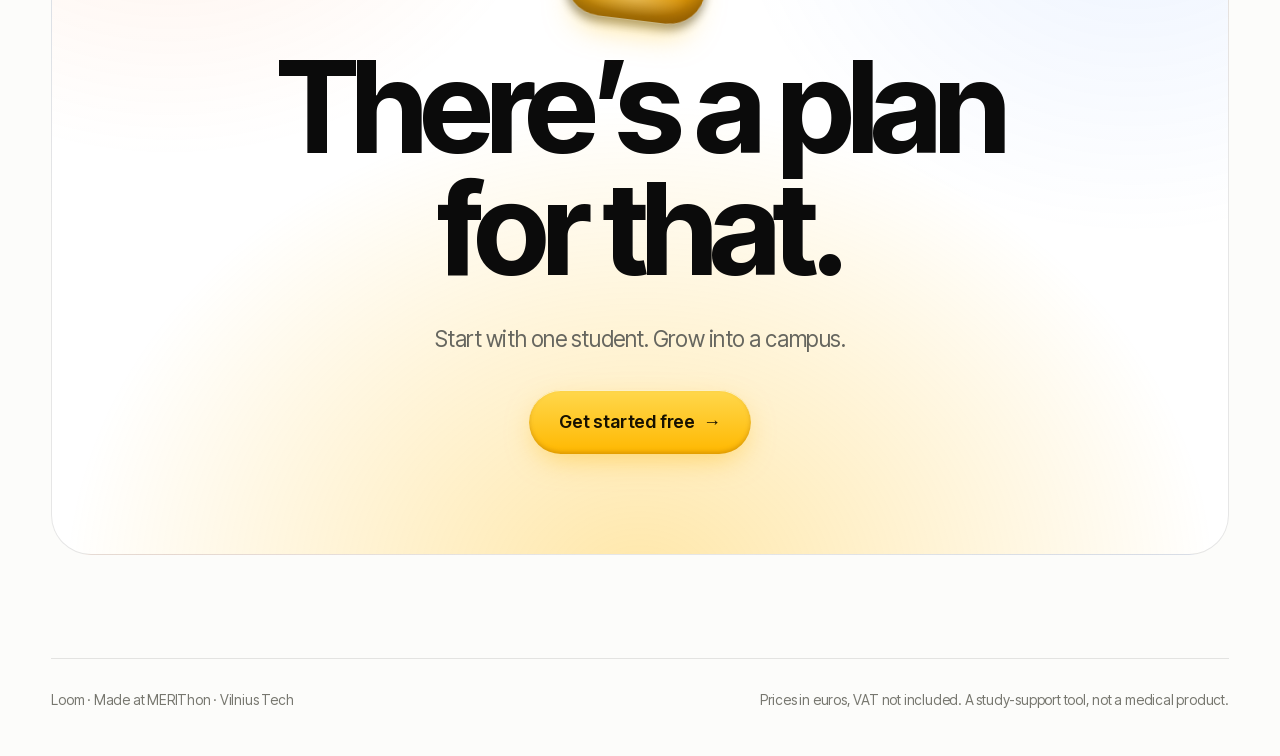
<file: website/pricing.html>
<!doctype html>
<html lang="en">
<head>
  <meta charset="utf-8">
  <meta name="viewport" content="width=device-width, initial-scale=1">
  <meta name="theme-color" content="#fcfcfa">
  <title>Pricing · Loom</title>
  <meta name="description" content="From one student to a whole campus. Pick your Loom plan.">
  <link rel="preload" href="fonts/inter-tight.woff2" as="font" type="font/woff2" crossorigin>
  <link rel="stylesheet" href="css/pricing.css">
  <link rel="stylesheet" href="css/pricing-light.css">
  <script>document.documentElement.classList.add('js')</script>
</head>
<body>
<div class="grain" aria-hidden="true"></div>
<div class="spot" id="spot" aria-hidden="true"></div>

<header class="nav">
  <a class="logo" href="./">Loom</a>
  <nav class="links" aria-label="Main">
    <a href="./">Product</a>
    <a href="dashboard.html">Dashboard</a>
    <a href="pricing.html" aria-current="page">Pricing</a>
  </nav>
  <a class="pill pill--y" href="index.html#install">Try for free</a>
</header>

<main id="main">
  <!-- ===================== HERO ===================== -->
  <section class="hero wrap">
    <h1 class="hl" id="hl">Pick your plan.|Add focus.</h1>
    <p class="sub">From one student to a whole campus. Same brain, different-sized backpack.</p>

    <div class="aud" id="aud" role="radiogroup" aria-label="Who is it for?" data-v="uni">
      <span class="thumb" aria-hidden="true"></span>
      <button type="button" role="radio" aria-checked="false" tabindex="-1" data-v="students">Students</button>
      <button type="button" role="radio" aria-checked="true" tabindex="0" data-v="uni">Universities</button>
    </div>
  </section>

  <!-- ===================== PLANS ===================== -->
  <section class="plans-wrap wrap" id="plans" aria-label="Plans">
    <div class="timeline" id="tl" aria-hidden="true"><i class="tl-line"></i><i class="tl-ticks"></i><span class="tl-head" id="tlHead"></span></div>
    <div class="plans" id="plans-grid" data-aud="uni">
      <div class="plan" data-g="s" data-plan="student">
        <article class="card" data-plan="student" aria-labelledby="n-student">
          <span class="rec-flag">Best fit for you</span>
          <div class="charm charm--blue" aria-hidden="true"><svg viewBox="0 0 48 48" aria-hidden="true"><circle cx="24" cy="12.5" r="6.2"/><path d="M11.5 29c0-6.4 5.2-9.6 12.5-9.6S36.5 22.6 36.5 29v3h-25z"/><rect x="14.5" y="30.5" width="19" height="11" rx="2" fill-opacity=".92"/><path d="M9.5 42.5h29l-2.2 2.6H11.7z"/></svg></div>
          <p class="tag">For Individual Students</p>
          <h3 class="pname" id="n-student">Student</h3>
          <p class="pline">Personal learning extension</p>
          <div class="price"><span class="cur">€</span><span class="amt num" data-to="4.99" data-dec="2">4.99</span><span class="per">/ month</span></div>
          <ul class="feats"><li><span class="chk" aria-hidden="true"><svg viewBox="0 0 12 12" width="12" height="12"><path d="M2.4 6.3l2.5 2.5 4.7-5.2" fill="none" stroke="currentColor" stroke-width="1.9" stroke-linecap="round" stroke-linejoin="round"/></svg></span><span>Browser extension (Chrome / Edge)</span></li><li><span class="chk" aria-hidden="true"><svg viewBox="0 0 12 12" width="12" height="12"><path d="M2.4 6.3l2.5 2.5 4.7-5.2" fill="none" stroke="currentColor" stroke-width="1.9" stroke-linecap="round" stroke-linejoin="round"/></svg></span><span>Summarise and explain any study content</span></li><li><span class="chk" aria-hidden="true"><svg viewBox="0 0 12 12" width="12" height="12"><path d="M2.4 6.3l2.5 2.5 4.7-5.2" fill="none" stroke="currentColor" stroke-width="1.9" stroke-linecap="round" stroke-linejoin="round"/></svg></span><span>Personalised learning plan</span></li><li><span class="chk" aria-hidden="true"><svg viewBox="0 0 12 12" width="12" height="12"><path d="M2.4 6.3l2.5 2.5 4.7-5.2" fill="none" stroke="currentColor" stroke-width="1.9" stroke-linecap="round" stroke-linejoin="round"/></svg></span><span>Optional Listen Mode (TTS)</span></li><li><span class="chk" aria-hidden="true"><svg viewBox="0 0 12 12" width="12" height="12"><path d="M2.4 6.3l2.5 2.5 4.7-5.2" fill="none" stroke="currentColor" stroke-width="1.9" stroke-linecap="round" stroke-linejoin="round"/></svg></span><span>Sync across devices</span></li></ul>
          <a class="cta cta--blue" href="index.html#install"><span>Get Loom</span><i aria-hidden="true">→</i></a>
        </article>
      </div>
      <div class="plan" data-g="u" data-plan="pilot">
        <article class="card" data-plan="pilot" aria-labelledby="n-pilot">
          <span class="rec-flag">Best fit for you</span>
          <div class="charm charm--mint" aria-hidden="true"><svg viewBox="0 0 48 48" aria-hidden="true"><circle cx="24" cy="14.5" r="6.4"/><path d="M12.5 35c0-6.6 5-10 11.5-10s11.5 3.4 11.5 10v3h-23z"/><circle cx="10.5" cy="20" r="4.4" fill-opacity=".8"/><circle cx="37.5" cy="20" r="4.4" fill-opacity=".8"/><path d="M2.5 35.5c0-4.6 3-7.2 7.6-7.2 1 0 1.9.1 2.7.4-2 1.7-3.1 4-3.3 6.8v2H2.5z" fill-opacity=".8"/><path d="M45.5 35.5c0-4.6-3-7.2-7.6-7.2-1 0-1.9.1-2.7.4 2 1.7 3.1 4 3.3 6.8v2h7z" fill-opacity=".8"/></svg></div>
          <p class="tag">For Departments / Courses</p>
          <h3 class="pname" id="n-pilot">Pilot</h3>
          <p class="pline">Get started and test with a smaller group</p>
          <div class="price"><span class="cur">€</span><span class="amt num" data-to="499" data-dec="0">499</span><span class="per">/ semester</span></div>
          <ul class="feats"><li><span class="chk" aria-hidden="true"><svg viewBox="0 0 12 12" width="12" height="12"><path d="M2.4 6.3l2.5 2.5 4.7-5.2" fill="none" stroke="currentColor" stroke-width="1.9" stroke-linecap="round" stroke-linejoin="round"/></svg></span><span>Up to 500 students</span></li><li><span class="chk" aria-hidden="true"><svg viewBox="0 0 12 12" width="12" height="12"><path d="M2.4 6.3l2.5 2.5 4.7-5.2" fill="none" stroke="currentColor" stroke-width="1.9" stroke-linecap="round" stroke-linejoin="round"/></svg></span><span>Moodle integration</span></li><li><span class="chk" aria-hidden="true"><svg viewBox="0 0 12 12" width="12" height="12"><path d="M2.4 6.3l2.5 2.5 4.7-5.2" fill="none" stroke="currentColor" stroke-width="1.9" stroke-linecap="round" stroke-linejoin="round"/></svg></span><span>Adaptive learning</span></li><li><span class="chk" aria-hidden="true"><svg viewBox="0 0 12 12" width="12" height="12"><path d="M2.4 6.3l2.5 2.5 4.7-5.2" fill="none" stroke="currentColor" stroke-width="1.9" stroke-linecap="round" stroke-linejoin="round"/></svg></span><span>Basic analytics</span></li><li><span class="chk" aria-hidden="true"><svg viewBox="0 0 12 12" width="12" height="12"><path d="M2.4 6.3l2.5 2.5 4.7-5.2" fill="none" stroke="currentColor" stroke-width="1.9" stroke-linecap="round" stroke-linejoin="round"/></svg></span><span>Email support</span></li></ul>
          <a class="cta cta--ghost" href="mailto:hello@focusflow.example?subject=Loom%20Pilot"><span>Get started</span><i aria-hidden="true">→</i></a>
        </article>
      </div>
      <div class="plan plan--feat" data-g="u" data-plan="university">
        <article class="card" data-plan="university" aria-labelledby="n-university">
          <span class="badge">★ Most popular</span><span class="rec-flag">Best fit for you</span>
          <div class="charm charm--yellow" aria-hidden="true"><svg viewBox="0 0 48 48" aria-hidden="true"><path d="M24 5.5 3.5 17.5h41z"/><rect x="8" y="21" width="6" height="15" rx="1.2"/><rect x="17.5" y="21" width="6" height="15" rx="1.2"/><rect x="26.5" y="21" width="6" height="15" rx="1.2"/><rect x="36" y="21" width="4.4" height="15" rx="1.2"/><rect x="4.5" y="38.5" width="39" height="5" rx="1.6"/></svg></div>
          <p class="tag">For full department or university-wide use</p>
          <h3 class="pname" id="n-university">University</h3>
          <p class="pline">The whole department. Or the whole campus.</p>
          <div class="price"><span class="cur">€</span><span class="amt num" data-to="2499" data-dec="0">2,499</span><span class="per">/ year</span></div>
          <ul class="feats"><li><span class="chk" aria-hidden="true"><svg viewBox="0 0 12 12" width="12" height="12"><path d="M2.4 6.3l2.5 2.5 4.7-5.2" fill="none" stroke="currentColor" stroke-width="1.9" stroke-linecap="round" stroke-linejoin="round"/></svg></span><span>Up to 5,000 students</span></li><li><span class="chk" aria-hidden="true"><svg viewBox="0 0 12 12" width="12" height="12"><path d="M2.4 6.3l2.5 2.5 4.7-5.2" fill="none" stroke="currentColor" stroke-width="1.9" stroke-linecap="round" stroke-linejoin="round"/></svg></span><span>Moodle integration</span></li><li><span class="chk" aria-hidden="true"><svg viewBox="0 0 12 12" width="12" height="12"><path d="M2.4 6.3l2.5 2.5 4.7-5.2" fill="none" stroke="currentColor" stroke-width="1.9" stroke-linecap="round" stroke-linejoin="round"/></svg></span><span>Adaptive learning</span></li><li><span class="chk" aria-hidden="true"><svg viewBox="0 0 12 12" width="12" height="12"><path d="M2.4 6.3l2.5 2.5 4.7-5.2" fill="none" stroke="currentColor" stroke-width="1.9" stroke-linecap="round" stroke-linejoin="round"/></svg></span><span>Advanced analytics</span></li><li><span class="chk" aria-hidden="true"><svg viewBox="0 0 12 12" width="12" height="12"><path d="M2.4 6.3l2.5 2.5 4.7-5.2" fill="none" stroke="currentColor" stroke-width="1.9" stroke-linecap="round" stroke-linejoin="round"/></svg></span><span>Priority support</span></li><li><span class="chk" aria-hidden="true"><svg viewBox="0 0 12 12" width="12" height="12"><path d="M2.4 6.3l2.5 2.5 4.7-5.2" fill="none" stroke="currentColor" stroke-width="1.9" stroke-linecap="round" stroke-linejoin="round"/></svg></span><span>Optional Listen Mode (TTS)</span></li></ul>
          <a class="cta cta--yellow" href="mailto:hello@focusflow.example?subject=Loom%20University"><span>Choose plan</span><i aria-hidden="true">→</i></a>
        </article>
      </div>
      <div class="plan" data-g="u" data-plan="enterprise">
        <article class="card" data-plan="enterprise" aria-labelledby="n-enterprise">
          <span class="rec-flag">Best fit for you</span>
          <div class="charm charm--orange" aria-hidden="true"><svg viewBox="0 0 48 48" aria-hidden="true"><rect x="4" y="25" width="13" height="18" rx="1.8" fill-opacity=".85"/><rect x="17" y="10" width="15" height="33" rx="1.8"/><rect x="32" y="20" width="12" height="23" rx="1.8" fill-opacity=".85"/><g fill="rgba(0,0,0,.28)"><rect x="21" y="15" width="3" height="4" rx=".6"/><rect x="26" y="15" width="3" height="4" rx=".6"/><rect x="21" y="23" width="3" height="4" rx=".6"/><rect x="26" y="23" width="3" height="4" rx=".6"/><rect x="21" y="31" width="3" height="4" rx=".6"/><rect x="26" y="31" width="3" height="4" rx=".6"/><rect x="7.5" y="30" width="2.6" height="3.6" rx=".6"/><rect x="11.5" y="30" width="2.6" height="3.6" rx=".6"/><rect x="35.5" y="25" width="2.6" height="3.6" rx=".6"/><rect x="39" y="25" width="2.6" height="3.6" rx=".6"/></g></svg></div>
          <p class="tag">For Large Universities</p>
          <h3 class="pname" id="n-enterprise">Enterprise</h3>
          <p class="pline">For multi-campus use and custom requirements</p>
          <div class="price price--custom"><span class="amt kin" aria-label="Custom"><span aria-hidden="true">C</span><span aria-hidden="true">u</span><span aria-hidden="true">s</span><span aria-hidden="true">t</span><span aria-hidden="true">o</span><span aria-hidden="true">m</span></span></div>
          <ul class="feats"><li><span class="chk" aria-hidden="true"><svg viewBox="0 0 12 12" width="12" height="12"><path d="M2.4 6.3l2.5 2.5 4.7-5.2" fill="none" stroke="currentColor" stroke-width="1.9" stroke-linecap="round" stroke-linejoin="round"/></svg></span><span>Unlimited students</span></li><li><span class="chk" aria-hidden="true"><svg viewBox="0 0 12 12" width="12" height="12"><path d="M2.4 6.3l2.5 2.5 4.7-5.2" fill="none" stroke="currentColor" stroke-width="1.9" stroke-linecap="round" stroke-linejoin="round"/></svg></span><span>Moodle integration</span></li><li><span class="chk" aria-hidden="true"><svg viewBox="0 0 12 12" width="12" height="12"><path d="M2.4 6.3l2.5 2.5 4.7-5.2" fill="none" stroke="currentColor" stroke-width="1.9" stroke-linecap="round" stroke-linejoin="round"/></svg></span><span>Adaptive learning</span></li><li><span class="chk" aria-hidden="true"><svg viewBox="0 0 12 12" width="12" height="12"><path d="M2.4 6.3l2.5 2.5 4.7-5.2" fill="none" stroke="currentColor" stroke-width="1.9" stroke-linecap="round" stroke-linejoin="round"/></svg></span><span>Advanced analytics</span></li><li><span class="chk" aria-hidden="true"><svg viewBox="0 0 12 12" width="12" height="12"><path d="M2.4 6.3l2.5 2.5 4.7-5.2" fill="none" stroke="currentColor" stroke-width="1.9" stroke-linecap="round" stroke-linejoin="round"/></svg></span><span>Dedicated support</span></li><li><span class="chk" aria-hidden="true"><svg viewBox="0 0 12 12" width="12" height="12"><path d="M2.4 6.3l2.5 2.5 4.7-5.2" fill="none" stroke="currentColor" stroke-width="1.9" stroke-linecap="round" stroke-linejoin="round"/></svg></span><span>Optional Listen Mode (TTS)</span></li><li><span class="chk" aria-hidden="true"><svg viewBox="0 0 12 12" width="12" height="12"><path d="M2.4 6.3l2.5 2.5 4.7-5.2" fill="none" stroke="currentColor" stroke-width="1.9" stroke-linecap="round" stroke-linejoin="round"/></svg></span><span>Custom requirements</span></li></ul>
          <a class="cta cta--orange" href="mailto:hello@focusflow.example?subject=Loom%20Enterprise"><span>Contact us</span><i aria-hidden="true">→</i></a>
        </article>
      </div>
    </div>
    <p class="fine" id="fine" hidden>Study with a group or a whole course? Flip the switch to <button class="linkbtn" type="button" data-go="uni">Universities</button>. Prices in euros, VAT not included.</p>
  </section>

  <!-- ===================== MARQUEE ===================== -->
  <section class="marq-sec" aria-label="Who it is for">
    <p class="eyebrow">Made for universities and study groups</p>
    <div class="marquee" aria-hidden="true"><div class="m-track"><span class="m-item"><i></i>Your University</span><span class="m-item"><i></i>Study Group</span><span class="m-item"><i></i>Physics 101</span><span class="m-item"><i></i>Campus Lab</span><span class="m-item"><i></i>Moodle-ready</span><span class="m-item"><i></i>Night Owls</span><span class="m-item"><i></i>Thesis Club</span><span class="m-item"><i></i>Exam Week</span><span class="m-item"><i></i>Your University</span><span class="m-item"><i></i>Study Group</span><span class="m-item"><i></i>Physics 101</span><span class="m-item"><i></i>Campus Lab</span><span class="m-item"><i></i>Moodle-ready</span><span class="m-item"><i></i>Night Owls</span><span class="m-item"><i></i>Thesis Club</span><span class="m-item"><i></i>Exam Week</span></div></div>
  </section>

  <!-- ===================== COMPARE ===================== -->
  <section class="cmp-sec wrap" id="compare">
    <h2 class="h2">Compare plans.<br><span class="mut">Squint less.</span></h2>
    <div class="cmp-wrap">
      <table class="cmp">
        <caption class="vh">Feature comparison across the four Loom plans</caption>
        <thead><tr>
          <th scope="col"><span class="vh">Feature</span></th>
          <th scope="col" data-acc="blue">Student</th>
          <th scope="col" data-acc="mint">Pilot</th>
          <th scope="col" data-acc="yellow" class="ft">University<em>Most popular</em></th>
          <th scope="col" data-acc="orange">Enterprise</th>
        </tr></thead>
        <tbody><tr><th scope="row">Students included</th><td class="txt">Just you</td><td class="txt">Up to 500</td><td class="txt">Up to 5,000</td><td class="txt">Unlimited</td></tr><tr><th scope="row">Moodle integration</th><td><span class="no" aria-label="Not included">—</span></td><td data-acc="mint"><span class="chk" aria-hidden="true"><svg viewBox="0 0 12 12" width="12" height="12"><path d="M2.4 6.3l2.5 2.5 4.7-5.2" fill="none" stroke="currentColor" stroke-width="1.9" stroke-linecap="round" stroke-linejoin="round"/></svg></span><span class="vh">Included</span></td><td data-acc="yellow"><span class="chk" aria-hidden="true"><svg viewBox="0 0 12 12" width="12" height="12"><path d="M2.4 6.3l2.5 2.5 4.7-5.2" fill="none" stroke="currentColor" stroke-width="1.9" stroke-linecap="round" stroke-linejoin="round"/></svg></span><span class="vh">Included</span></td><td data-acc="orange"><span class="chk" aria-hidden="true"><svg viewBox="0 0 12 12" width="12" height="12"><path d="M2.4 6.3l2.5 2.5 4.7-5.2" fill="none" stroke="currentColor" stroke-width="1.9" stroke-linecap="round" stroke-linejoin="round"/></svg></span><span class="vh">Included</span></td></tr><tr><th scope="row">Adaptive learning</th><td><span class="no" aria-label="Not included">—</span></td><td data-acc="mint"><span class="chk" aria-hidden="true"><svg viewBox="0 0 12 12" width="12" height="12"><path d="M2.4 6.3l2.5 2.5 4.7-5.2" fill="none" stroke="currentColor" stroke-width="1.9" stroke-linecap="round" stroke-linejoin="round"/></svg></span><span class="vh">Included</span></td><td data-acc="yellow"><span class="chk" aria-hidden="true"><svg viewBox="0 0 12 12" width="12" height="12"><path d="M2.4 6.3l2.5 2.5 4.7-5.2" fill="none" stroke="currentColor" stroke-width="1.9" stroke-linecap="round" stroke-linejoin="round"/></svg></span><span class="vh">Included</span></td><td data-acc="orange"><span class="chk" aria-hidden="true"><svg viewBox="0 0 12 12" width="12" height="12"><path d="M2.4 6.3l2.5 2.5 4.7-5.2" fill="none" stroke="currentColor" stroke-width="1.9" stroke-linecap="round" stroke-linejoin="round"/></svg></span><span class="vh">Included</span></td></tr><tr><th scope="row">Analytics</th><td class="txt">None</td><td class="txt">Basic</td><td class="txt">Advanced</td><td class="txt">Advanced</td></tr><tr><th scope="row">Support</th><td><span class="no" aria-label="Not included">—</span></td><td class="txt">Email</td><td class="txt">Priority</td><td class="txt">Dedicated</td></tr><tr><th scope="row">Listen Mode (TTS)</th><td class="txt">Optional</td><td><span class="no" aria-label="Not included">—</span></td><td class="txt">Optional</td><td class="txt">Optional</td></tr><tr><th scope="row">Custom requirements</th><td><span class="no" aria-label="Not included">—</span></td><td><span class="no" aria-label="Not included">—</span></td><td><span class="no" aria-label="Not included">—</span></td><td data-acc="orange"><span class="chk" aria-hidden="true"><svg viewBox="0 0 12 12" width="12" height="12"><path d="M2.4 6.3l2.5 2.5 4.7-5.2" fill="none" stroke="currentColor" stroke-width="1.9" stroke-linecap="round" stroke-linejoin="round"/></svg></span><span class="vh">Included</span></td></tr></tbody>
      </table>
    </div>
  </section>

  <!-- ===================== SIZE YOUR CAMPUS ===================== -->
  <section class="size-sec wrap" id="size">
    <p class="eyebrow">Size your campus</p>
    <h2 class="h2">How many backpacks?</h2>
    <p class="sub sub--l">Drag the dial. We&rsquo;ll point at the plan that fits.</p>

    <div class="size-out">
      <output class="big" id="sizeVal" aria-live="polite">2,400</output>
      <span class="big-u">students</span>
    </div>

    <div class="rail" id="rail" role="slider" tabindex="0" aria-label="Number of students" aria-valuemin="100" aria-valuemax="10000" aria-valuenow="2400" aria-valuetext="2,400 students">
      <div class="groove"><i class="fill" id="fill"></i></div>
      <div class="knob" id="knob"><i></i></div>
    </div>
    <div class="rail-ticks" aria-hidden="true"><span style="--p:0">100</span><span style="--p:0.3495">500</span><span style="--p:0.8495">5,000</span><span style="--p:1">10,000+</span></div>

    <p class="rec-line" id="recLine">Best fit: <b id="recName">University</b> <a class="linkbtn" href="#plans" id="recGo">See it ↑</a></p>
  </section>

  <!-- ===================== FAQ ===================== -->
  <section class="faq-sec wrap" id="faq">
    <h2 class="h2">Questions.<br><span class="mut">Answers. No small print maze.</span></h2>
    <div class="faq">
        <div class="qa">
          <h3><button class="q" id="q0" aria-expanded="false" aria-controls="a0"><span>Can I cancel anytime?</span><i class="pm" aria-hidden="true"></i></button></h3>
          <div class="a" id="a0" role="region" aria-labelledby="q0"><div><p>Student plan: yes, whenever, no awkward emails. University plans run per semester or per year, and we sort renewal terms together before you sign anything.</p></div></div>
        </div>
        <div class="qa">
          <h3><button class="q" id="q1" aria-expanded="false" aria-controls="a1"><span>Is there a free trial?</span><i class="pm" aria-hidden="true"></i></button></h3>
          <div class="a" id="a1" role="region" aria-labelledby="q1"><div><p>Yes. Try Loom first, then decide. For universities, the Pilot is the low-stakes way to test it with one course or department.</p></div></div>
        </div>
        <div class="qa">
          <h3><button class="q" id="q2" aria-expanded="false" aria-controls="a2"><span>How does Moodle setup work?</span><i class="pm" aria-hidden="true"></i></button></h3>
          <div class="a" id="a2" role="region" aria-labelledby="q2"><div><p>We connect Loom to your Moodle together with your admin, so students meet it right next to their course pages. You bring an admin, we bring the instructions and a human if you get stuck.</p></div></div>
        </div>
        <div class="qa">
          <h3><button class="q" id="q3" aria-expanded="false" aria-controls="a3"><span>Do you offer student or nonprofit discounts?</span><i class="pm" aria-hidden="true"></i></button></h3>
          <div class="a" id="a3" role="region" aria-labelledby="q3"><div><p>Talk to us. Study groups, nonprofits, small departments: if price is the blocker, we would rather find a fit than lose you.</p></div></div>
        </div>
        <div class="qa">
          <h3><button class="q" id="q4" aria-expanded="false" aria-controls="a4"><span>Where is my data stored (GDPR)?</span><i class="pm" aria-hidden="true"></i></button></h3>
          <div class="a" id="a4" role="region" aria-labelledby="q4"><div><p>By default your notes, settings and progress stay in your browser. Page text only goes to our AI service when you press “Break this page into steps”, and nothing is collected in the background. For universities we walk through data processing and GDPR details before you sign.</p></div></div>
        </div>
    </div>
  </section>

  <!-- ===================== FINAL CTA ===================== -->
  <section class="final-sec wrap" id="contact">
    <div class="final">
      <div class="charm charm--yellow charm--xl" aria-hidden="true"><svg viewBox="0 0 48 48" aria-hidden="true"><path d="M6 20c5-7 9-7 14 0s9 7 14 0 6-6 8-4" fill="none" stroke="currentColor" stroke-width="5.2" stroke-linecap="round" stroke-linejoin="round"/><path d="M6 33c5-7 9-7 14 0s9 7 14 0 6-6 8-4" fill="none" stroke="currentColor" stroke-width="5.2" stroke-linecap="round" stroke-linejoin="round" opacity=".7"/></svg></div>
      <h2 class="fh">There&rsquo;s a plan<br>for that.</h2>
      <p class="sub">Start with one student. Grow into a campus.</p>
      <a class="pill pill--y pill--lg" href="index.html#install">Get started free <i aria-hidden="true">→</i></a>
    </div>
  </section>
</main>

<footer class="foot wrap">
  <span>Loom · Made at MERIThon · Vilnius Tech</span>
  <span>Prices in euros, VAT not included. A study-support tool, not a medical product.</span>
</footer>

<script src="js/aura.js"></script>
<script src="js/smooth.js"></script>
<script src="js/pricing.js"></script>
</body>
</html>
</file>
<file: website/css/landing.css>
/* Loom landing: minimal, black on white, one huge wordmark. Self-contained (dashboard keeps site.css). */
@font-face { font-family: "Bagel Fat One"; src: url("../fonts/bagel-fat-one.woff2") format("woff2"); font-display: swap; }
@font-face { font-family: "Inter Tight"; src: url("../fonts/inter-tight.woff2") format("woff2"); font-weight: 400 700; font-display: swap; }

:root {
  --ink: #0b0b0b; --paper: #fcfcfa; --mute: #8b8b86; --soft: #5d5d58; --line: #e9e9e4;
  --display: "Bagel Fat One", "Chango", "Arial Rounded MT Bold", system-ui, sans-serif;
  --sans: "Inter Tight", "Helvetica Neue", Helvetica, Arial, sans-serif;
  --gut: clamp(20px, 3.2vw, 48px);
}
* { box-sizing: border-box; }
[hidden] { display: none !important; }
html { scroll-behavior: smooth; -webkit-text-size-adjust: 100%; overflow-x: clip; }
html.smooth { scroll-behavior: auto; } /* JS smooth scroll is active */
body { margin: 0; background: var(--paper); color: var(--ink); font-family: var(--sans); font-size: 17px; line-height: 1.55; letter-spacing: -.012em; overflow-x: clip; }
a { color: inherit; }
:focus-visible { outline: 2px solid var(--ink); outline-offset: 4px; border-radius: 6px; }

/* ---------------- hero ---------------- */
.hero { position: relative; padding-top: 74px; height: 100vh; height: 100svh; min-height: 520px; display: flex; flex-direction: column; }
.nav { position: fixed; z-index: 50; left: 0; right: 0; top: 0; display: flex; align-items: center; justify-content: flex-end; padding: 14px var(--gut); padding-bottom: 26px; background: linear-gradient(to bottom, #fcfcfa 0%, #fcfcfa 62%, rgba(252,252,250,0) 100%); pointer-events: none; }
.nav-r { pointer-events: auto; }
.nav.on-foot { background: linear-gradient(to bottom, #efeeea 0%, #efeeea 62%, rgba(239,238,234,0) 100%); }
.nav-r { display: flex; align-items: center; gap: 26px; font-size: 15px; font-weight: 500; }
.nav-r a { text-decoration: none; }
.nav-r .plain { color: var(--soft); transition: color .2s; }
.nav-r .plain:hover { color: var(--ink); }
.btn-black { display: inline-block; text-decoration: none; background: var(--ink); color: #fff !important; padding: 11px 20px; border-radius: 999px; transition: transform .28s cubic-bezier(.2,.8,.2,1); }
.btn-black:hover { transform: scale(1.05); }
.btn-black:active { transform: scale(.98); }

.stage { position: relative; flex: 1; display: grid; place-items: center; min-height: 0; }
.wm-wrap { position: relative; font-size: var(--fs, 15vw); line-height: 1; --blurk: 1; will-change: transform; }
.wm, .layer { margin: 0; font-family: var(--display); font-weight: 400; font-size: 1em; line-height: .84; letter-spacing: -.014em; white-space: nowrap; font-synthesis: none; }
.ln { display: block; width: max-content; margin: 0 auto; }
.wm { position: relative; z-index: 10; color: var(--ink); }
.layer { position: absolute; left: 0; top: 0; width: 100%; z-index: 1; pointer-events: none; user-select: none; opacity: 0; will-change: transform, opacity; filter: blur(calc(var(--b) * 1em * var(--blurk))); transform-origin: 50% 55%; }

.tagline { position: absolute; left: 0; right: 0; top: calc(100% + clamp(30px, 4.2vw, 62px)); font-weight: 600; z-index: 11; margin: 0; text-align: center; font-family: var(--sans); font-weight: 500; font-size: clamp(.95rem, .075em, 1.9rem); letter-spacing: .42em; padding-left: .42em; color: var(--ink); opacity: 0; animation: tagIn 1.4s ease 2.1s forwards; }
@keyframes tagIn { from { opacity: 0; transform: translateY(8px); } to { opacity: 1; transform: none; } }
.weave { position: absolute; pointer-events: none; overflow: visible; }
.weave.back { z-index: 8; } .weave.front { z-index: 12; }
@media (prefers-reduced-motion: reduce) { .tagline { animation: none; opacity: 1; } }
.foot { position: relative; z-index: 5; display: flex; justify-content: space-between; align-items: center; gap: 16px; padding: 0 var(--gut) 24px; font-size: 13px; color: var(--mute); }
.foot span:nth-child(2) { text-align: center; }
.foot span:last-child { text-align: right; }

/* ---------------- sections ---------------- */
.sec { padding: clamp(80px, 12vw, 160px) var(--gut); border-top: 1px solid var(--line); }
.in { max-width: 1240px; margin: 0 auto; }
.kicker { font-size: 13px; letter-spacing: .14em; text-transform: uppercase; color: var(--mute); margin: 0 0 22px; }
.h2 { font-family: var(--display); font-weight: 400; font-size: clamp(2.6rem, 6.4vw, 6rem); line-height: 1; letter-spacing: -.01em; margin: 0; }
.lead { letter-spacing: -.02em; font-size: clamp(1.1rem, 1.7vw, 1.4rem); color: var(--soft); max-width: 46ch; margin: 22px 0 0; }

.feat { list-style: none; margin: clamp(48px, 7vw, 96px) 0 0; padding: 0; }
.feat li { display: grid; grid-template-columns: 64px minmax(0, 1fr) minmax(0, 1.25fr); gap: 20px 32px; padding: 26px 0; border-top: 1px solid var(--line); align-items: baseline; }
.feat li:last-child { border-bottom: 1px solid var(--line); }
.feat .n { color: var(--mute); font-size: 14px; font-variant-numeric: tabular-nums; }
.feat h3 { margin: 0; font-size: clamp(1.15rem, 2vw, 1.55rem); font-weight: 600; letter-spacing: -.01em; }
.feat p { margin: 0; color: var(--soft); }

.buddies { display: grid; grid-template-columns: repeat(3, 1fr); gap: clamp(12px, 3vw, 48px); margin-top: clamp(48px, 7vw, 96px); align-items: end; }
.buddy { text-align: center; }
.buddy img { width: min(100%, 420px); height: auto; aspect-ratio: 1; object-fit: contain; display: block; margin: 0 auto; transition: transform .35s cubic-bezier(.2,.8,.2,1); }
.buddy:hover img { transform: translateY(-8px) rotate(-2deg); }
.buddy b { display: block; margin-top: 14px; font-family: var(--display); font-weight: 400; font-size: clamp(1.6rem, 3.4vw, 3rem); line-height: 1; }
.buddy span { display: block; margin-top: 8px; color: var(--soft); font-size: clamp(1rem, 1.6vw, 1.35rem); letter-spacing: -.02em; }

.split { display: grid; grid-template-columns: 1fr 1.1fr; gap: clamp(32px, 6vw, 96px); align-items: start; }
.steps { list-style: none; margin: 0; padding: 0; counter-reset: s; }
.steps li { counter-increment: s; display: grid; grid-template-columns: 44px 1fr; gap: 12px; padding: 22px 0; border-top: 1px solid var(--line); }
.steps li:last-child { border-bottom: 1px solid var(--line); }
.steps li::before { content: counter(s, decimal-leading-zero); color: var(--mute); font-size: 14px; padding-top: 4px; }
.steps b { display: block; font-size: 1.15rem; font-weight: 600; }
.steps p { margin: 2px 0 0; color: var(--soft); font-size: .98rem; }
code { font-family: ui-monospace, SFMono-Regular, Menlo, monospace; background: #f0f0eb; border-radius: 6px; padding: 1px 7px; font-size: .86em; }
.dl { margin-top: 34px; }
.dl .btn-black { font-size: 16px; font-weight: 600; padding: 15px 26px; }
.tiny { color: var(--mute); font-size: 13px; margin-top: 14px; }
.why { list-style: none; margin: 0; padding: 0; }
.why li { padding: 20px 0; border-top: 1px solid var(--line); color: var(--soft); }
.why li:last-child { border-bottom: 1px solid var(--line); }
.why b { color: var(--ink); font-weight: 600; }
.note { color: var(--mute); font-size: 14px; margin-top: 22px; }
.bottom { position: relative; background: #efeeea; border-radius: clamp(24px, 3.2vw, 46px) clamp(24px, 3.2vw, 46px) 0 0; padding: clamp(56px, 7vw, 100px) var(--gut) 0; color: var(--ink); }
.fcols { display: grid; grid-template-columns: repeat(4, minmax(0, 1fr)); gap: 36px clamp(20px, 4vw, 60px); }
.fcol { display: flex; flex-direction: column; align-items: flex-start; gap: 4px; font-size: clamp(1.15rem, 1.9vw, 1.7rem); line-height: 1.22; letter-spacing: -.02em; }
.fcol-r { align-items: flex-end; text-align: right; }
.fh { margin: 0 0 clamp(14px, 2vw, 26px); font-size: 12px; font-weight: 600; letter-spacing: .18em; text-transform: uppercase; color: #8b8b86; }
.fcol a { position: relative; color: var(--ink); text-decoration: none; padding: 2px 0; }
.fcol a::after { content: ""; position: absolute; left: 0; right: 0; bottom: 0; height: 2px; background: var(--ink); transform: scaleX(0); transform-origin: left; transition: transform .35s cubic-bezier(.2,.8,.2,1); }
.fcol a:hover::after, .fcol a:focus-visible::after { transform: scaleX(1); }
.fsmall { font-size: 13px; letter-spacing: 0; color: #8b8b86; max-width: 22ch; margin-top: 8px; }
.fwm { clip-path: inset(-100vh -10vw 0 -10vw); overflow-y: clip; overflow-x: visible; position: relative; margin-top: clamp(50px, 9vw, 130px); font-size: 38.4vw; line-height: .8; padding-bottom: .27em; text-align: center; user-select: none; }
.foot-wm { display: block; font-family: var(--display); font-size: 1em; line-height: .8; letter-spacing: -.014em; white-space: nowrap; padding-right: 1.2vw; }
.foot-wm { position: relative; z-index: 6; color: var(--ink); }
.fl { position: absolute; left: 0; right: 0; top: 0; z-index: 1; opacity: .9; pointer-events: none; will-change: transform; backface-visibility: hidden; }
.fl i { display: block; font-style: normal; font-family: var(--display); font-size: 1em; line-height: .8; letter-spacing: -.014em; white-space: nowrap; padding-right: 1.2vw; }
.fl1 { z-index: 5; color: #ff2e93; transform: translateY(.055em); } .fl1 i { filter: blur(.02em); }
.fl2 { z-index: 4; color: #5fe0ff; transform: translateY(.105em); } .fl2 i { filter: blur(.035em); }
.fl3 { z-index: 3; color: #6dffa8; transform: translateY(.155em); } .fl3 i { filter: blur(.05em); }
.fl4 { z-index: 2; color: #ffe23d; transform: translateY(.205em); } .fl4 i { filter: blur(.06em); }
.fl5 { z-index: 1; color: #ffa97a; transform: translateY(.255em); } .fl5 i { filter: blur(.075em); }
.fbase { position: absolute; left: var(--gut); right: var(--gut); bottom: 16px; z-index: 7; display: flex; justify-content: space-between; gap: 12px; font-size: 13px; color: #55554f; }
@media (max-width: 760px) { .fwm { padding-bottom: .36em; } .fcols { grid-template-columns: 1fr 1fr; } .fcol-r { align-items: flex-start; text-align: left; } .fbase { bottom: 8px; font-size: 12px; } }
@media (prefers-reduced-motion: reduce) { .fcol a::after { transition: none; } }

/* ---------------- mobile ---------------- */
@media (max-width: 760px) {
  .nav { padding-top: 18px; }
  .nav-r { gap: 14px; font-size: 14px; }
  .nav-r .hide-m { display: none; }
  .btn-black { padding: 9px 16px; }
  .wm-wrap { --blurk: .55; }
  .layer[data-i="5"] { display: none; }
  .foot { flex-wrap: wrap; font-size: 12px; }
  .foot span:nth-child(2) { display: none; }
  .feat li { grid-template-columns: 34px 1fr; }
  .feat p { grid-column: 2; }
  .buddies { gap: 8px; }
  .buddy b { font-size: 1.25rem; }
  .buddy span { font-size: .9rem; }
  .split { grid-template-columns: 1fr; }
}
@media (prefers-reduced-motion: reduce) { html { scroll-behavior: auto; } .btn-black, .buddy img { transition: none; } }

/* ---------------- intro: text left, cards right ---------------- */
.intro { position: relative; overflow-x: clip; padding: clamp(80px, 12vw, 170px) var(--gut) clamp(90px, 12vw, 180px); }
.intro-grid { max-width: 1400px; margin: 0 auto; display: grid; grid-template-columns: minmax(0, 1fr) minmax(0, 1.05fr); gap: clamp(32px, 6vw, 110px); align-items: start; }
.intro-l { position: sticky; top: 16vh; }
.intro-l h2 { font-family: var(--display); font-weight: 400; font-size: clamp(2.6rem, 5.5vw, 6.4rem); line-height: .9; letter-spacing: -.02em; margin: 0; }
.intro-l h2 span { display: block; white-space: nowrap; }
.intro-l p { font-size: clamp(1.1rem, 1.7vw, 1.45rem); line-height: 1.5; color: var(--soft); max-width: 30ch; margin: clamp(22px, 3vw, 40px) 0 0; }
.cards { display: grid; gap: 22px; padding-top: 6vh; }
.card { position: relative; border-radius: 34px; padding: clamp(24px, 2.6vw, 38px); min-height: clamp(220px, 24vw, 300px); display: flex; flex-direction: column; justify-content: space-between; transition: transform .5s cubic-bezier(.2,.8,.2,1); }
.card:hover { transform: translateY(-6px) rotate(-.6deg); }
.card .n { font-size: 14px; opacity: .5; font-variant-numeric: tabular-nums; }
.card h3 { font-family: var(--display); font-weight: 400; font-size: clamp(1.8rem, 3vw, 2.7rem); line-height: 1; letter-spacing: -.01em; margin: 26px 0 10px; }
.card p { margin: 0; font-size: 1.02rem; line-height: 1.5; max-width: 36ch; color: rgba(11,11,11,.78); }
.c1 { background: #ffd6e8; } .c2 { background: #d0f3ff; } .c3 { background: #d4ffe4; } .c4 { background: #fff0b0; }
.c5 { background: #ffdfcd; } .c6 { background: #e9deff; } .c7 { background: #d0f3ff; } .c8 { background: #ffd6e8; }

/* reveals (only when JS is on, so no-JS visitors still see everything) */
.js .rv { opacity: 0; transform: translate3d(var(--x, 0), var(--y, 0), 0); transition: opacity .9s ease, transform 1.1s cubic-bezier(.2,.8,.2,1); transition-delay: var(--d, 0s); }
.js .rv.in { opacity: 1; transform: none; }
.rv.l { --x: -90px; }
.rv.r { --x: 90px; }

@media (max-width: 900px) {
  .intro-grid { grid-template-columns: 1fr; }
  .intro-l { position: static; }
  .cards { padding-top: 0; }
  .rv.r { --x: 0; --y: 40px; }
}
@media (prefers-reduced-motion: reduce) { .js .rv { opacity: 1; transform: none; transition: none; } .card { transition: none; } }
</file>
<file: website/css/poster.css>
/* Loom poster card: black editorial panel, the real puppy, layered organic colour.
   Standalone: everything is scoped under .poster. */
.poster {
  --p-ink: #f4f1ea; --p-mute: #a3a29b; --p-line: rgba(244, 241, 234, .16);
  --coral: #ff6a3d; --pink: #ff2e93; --yellow: #ffe23d; --cyan: #5fe0ff; --mint: #6dffa8;
  --gap: clamp(20px, 3vw, 36px);
  position: relative; isolation: isolate; overflow: hidden; color: var(--p-ink);
  background: #050505; border-radius: 12px;
  padding: clamp(22px, 3vw, 44px);
  min-height: clamp(700px, 64vw, 880px);
  display: flex; flex-direction: column; justify-content: space-between; gap: var(--gap);
  font-family: var(--sans);
}

/* ---- atmosphere: independent blurred organic shapes, each moved at its own depth by poster.js ---- */
.atmo { position: absolute; inset: 0; z-index: 0; pointer-events: none; overflow: hidden; }
.blob { position: absolute; height: auto; will-change: transform; }
.poster[data-pet="cat"] .b1 { color: var(--mint); } .poster[data-pet="bunny"] .b1 { color: var(--pink); }
.blob path { fill: currentColor; }
.b1 { color: var(--coral); transition: color 1.2s ease; aspect-ratio: 1.55 / 1; width: 84%; right: -20%; bottom: 33%; filter: blur(34px); opacity: .9; }
.b2 { color: var(--pink); aspect-ratio: .72 / 1; width: 40%; left: -26%; top: 44%; filter: blur(34px); opacity: .5; }
.b3 { color: var(--yellow); aspect-ratio: 1.7 / 1; width: 50%; left: 34%; top: -12%; filter: blur(38px); opacity: .55; }
.b4 { color: var(--cyan); aspect-ratio: 1.25 / 1; width: 56%; right: -14%; bottom: -16%; filter: blur(36px); opacity: .6; }
.b5 { color: var(--mint); aspect-ratio: .8 / 1; width: 24%; left: 40%; bottom: 40%; filter: blur(28px); opacity: .5; }
.grain { position: absolute; inset: 0; opacity: .09; mix-blend-mode: screen;
  background-image: url("data:image/svg+xml;utf8,<svg xmlns='http://www.w3.org/2000/svg' width='180' height='180'><filter id='n'><feTurbulence type='fractalNoise' baseFrequency='.85' numOctaves='2' stitchTiles='stitch'/><feColorMatrix values='0 0 0 0 1  0 0 0 0 1  0 0 0 0 1  0 0 0 .9 0'/></filter><rect width='100%' height='100%' filter='url(%23n)'/></svg>"); }
.p-vignette { position: absolute; inset: 0; z-index: 1; pointer-events: none;
  background: radial-gradient(120% 90% at 30% 55%, transparent 40%, rgba(0,0,0,.55) 100%); }

.poster > header, .poster > section { position: relative; z-index: 3; }

/* ---- top bar ---- */
.p-top { display: flex; justify-content: space-between; align-items: baseline; }
.p-logo { font-family: var(--display); font-size: clamp(1.5rem, 2.3vw, 2.1rem); line-height: 1; letter-spacing: -.01em; }
.p-tabs { font-size: 12px; letter-spacing: .16em; text-transform: uppercase; color: var(--p-mute); }
.p-tabs b { color: var(--p-ink); font-weight: 600; }

/* ---- kicker: tiny accent mark + tracked label ---- */
.p-k { display: flex; align-items: center; gap: 12px; margin: 0 0 clamp(12px, 1.6vw, 20px); font-size: 12px; letter-spacing: .18em; text-transform: uppercase; color: var(--p-mute); }
.p-k i { display: block; width: 34px; height: 1px; background: var(--coral); }
.p-k.hot { color: var(--coral); }
.p-k.hot i { background: var(--coral); }

/* ---- current focus ---- */
.p-task { margin: 0; font-family: var(--display); font-weight: 400; font-size: clamp(2.1rem, 4.1vw, 3.7rem); line-height: .95; letter-spacing: -.015em; }
.p-task em { display: block; font-style: normal; margin-left: clamp(18px, 4vw, 64px); } /* offset second line: asymmetry */
.p-task em::after { content: ""; display: inline-block; width: .32em; height: .32em; margin-left: .14em; border-radius: 50%; background: var(--yellow); vertical-align: .05em; }

/* ---- dog + message ---- */
.p-conv { display: grid; grid-template-columns: minmax(0, 1fr) minmax(0, 1.05fr); align-items: end; gap: clamp(8px, 2vw, 28px); margin-top: clamp(4px, 1vw, 14px); margin-bottom: -3px; }
.dog { position: relative; margin: 0; aspect-ratio: 1; width: min(112%, 420px); justify-self: end; margin-right: clamp(-30px, -2.4vw, -8px); pointer-events: none; will-change: transform; z-index: 2; }
.dog-in { position: absolute; inset: 0; animation: float 6s ease-in-out infinite; }
/* three buddies take turns: the next one slides in from the right, the current one slides out to the left */
.pet { position: absolute; inset: 0; opacity: 0; transform: translateX(22%) scale(.94); filter: blur(7px); transition: transform 1.5s cubic-bezier(.22,.8,.2,1), opacity 1.1s ease, filter 1.1s ease; will-change: transform, opacity; }
.pet.on { opacity: 1; transform: none; filter: blur(0); transition-delay: .18s; }
.pet.out { opacity: 0; transform: translateX(-22%) scale(.94); filter: blur(7px); transition-delay: 0s; }
.pet.snap { transition: none; }
.pet img { overflow: visible; overflow-clip-margin: 90px; position: absolute; inset: 0; width: 100%; height: 100%; object-fit: contain; opacity: 0; transition: opacity .28s ease; filter: drop-shadow(0 3px 3px rgba(0,0,0,.35)) drop-shadow(0 16px 20px rgba(0,0,0,.5)) drop-shadow(0 26px 40px rgba(255, 106, 61, .22)); }
.dog-in::after { content: ""; position: absolute; left: 20%; right: 20%; bottom: 1%; height: 5%; border-radius: 50%; background: radial-gradient(closest-side, rgba(0,0,0,.6), transparent); filter: blur(3px); z-index: -1; }
.pet img.act { opacity: 1; }
@keyframes float { 0%, 100% { transform: translateY(0); } 50% { transform: translateY(-9px); } }
.who span { color: var(--p-ink); transition: opacity .4s; }

.say { align-self: center; padding-bottom: clamp(10px, 3vw, 44px); }
.say-1 { margin: 0; font-family: var(--display); font-weight: 400; font-size: clamp(1.7rem, 2.9vw, 2.6rem); line-height: 1; letter-spacing: -.01em; transition: opacity .25s; }
.say-2 { margin: 14px 0 0; font-size: clamp(1rem, 1.3vw, 1.15rem); color: var(--p-mute); letter-spacing: -.01em; }
.ans { display: flex; flex-wrap: wrap; gap: 10px; margin-top: clamp(16px, 2vw, 24px); }
.ans button { font: inherit; font-size: 14px; letter-spacing: -.005em; color: var(--p-ink); background: rgba(244,241,234,.04); border: 1px solid var(--p-line); border-radius: 999px; padding: 9px 16px; cursor: pointer; transition: transform .28s cubic-bezier(.2,.8,.2,1), border-color .25s, background .25s; }
.ans button:hover, .ans button:focus-visible { transform: scale(1.04); border-color: var(--coral); background: rgba(255,106,61,.10); }
.ans button:active { transform: scale(.99); }
.ans button:focus-visible { outline: 2px solid var(--p-ink); outline-offset: 3px; }

/* ---- next step ---- */
.p-next { border-top: 1px solid var(--p-line); padding-top: clamp(18px, 2.4vw, 30px); margin-top: calc(var(--gap) * -1); } /* pulls the divider up so the dog stands on it */
.p-q { margin: 0; max-width: 11ch; font-family: var(--display); font-weight: 400; font-size: clamp(2.5rem, 5.2vw, 4.7rem); line-height: .92; letter-spacing: -.02em; }
.p-meta { margin: clamp(14px, 1.8vw, 22px) 0 0; font-size: clamp(.95rem, 1.2vw, 1.05rem); color: var(--p-mute); letter-spacing: -.005em; }
.p-cta { position: relative; display: inline-flex; align-items: center; gap: 14px; margin-top: clamp(22px, 3vw, 38px); padding-bottom: 12px; color: var(--p-ink); text-decoration: none; font-size: 14px; font-weight: 600; letter-spacing: .16em; text-transform: uppercase; }
.p-cta span, .p-cta i { transition: transform .4s cubic-bezier(.2,.8,.2,1), color .3s; }
.p-cta i { font-style: normal; font-size: 1.25em; letter-spacing: 0; }
.p-cta::before, .p-cta::after { content: ""; position: absolute; left: 0; bottom: 0; height: 1px; }
.p-cta::before { width: 100%; background: var(--p-line); }
.p-cta::after { width: 34%; background: var(--p-ink); transition: width .55s cubic-bezier(.2,.8,.2,1), background .3s; }
.p-cta:hover span { transform: translateX(3px); }
.p-cta:hover i { transform: translateX(8px); color: var(--coral); }
.p-cta:hover::after { width: 100%; background: linear-gradient(90deg, var(--coral), var(--pink)); }
.p-cta:focus-visible { outline: 2px solid var(--p-ink); outline-offset: 6px; border-radius: 2px; }

/* ---- mobile: recompose, don't shrink ---- */
@media (max-width: 640px) {
  .poster { min-height: 0; padding: 22px 20px 28px; gap: 22px; }
  .p-conv { grid-template-columns: 1fr; gap: 6px; margin-top: 0; }
  .dog { order: -1; width: min(78%, 300px); margin-right: -6px; }
  .say { padding-bottom: 0; }
  .say-1 { font-size: 1.9rem; }
  .p-q { max-width: 13ch; font-size: clamp(2.3rem, 11vw, 3.2rem); }
  .p-task { font-size: clamp(1.9rem, 9vw, 2.6rem); }
  .b1 { width: 130%; left: -36%; bottom: 36%; } .b2 { width: 62%; right: -26%; top: 14%; opacity: .55; } .b4 { width: 90%; } .b3 { width: 70%; }
}
@media (prefers-reduced-motion: reduce) { .dog-in { animation: none; } .pet, .pet.out { transform: none; transition: opacity .5s ease; } .ans button, .p-cta span, .p-cta i, .p-cta::after { transition: none; } }
</file>
<file: extension/sidepanel/theme.css>
/* Loom side panel: THE theme file. Every colour, radius and font lives here.
   Switch look with <html data-theme="dark|light"> and calm everything with <html data-quiet="1">. */
@font-face { font-family: "Bagel Fat One"; src: url("../assets/fonts/bagel-fat-one.woff2") format("woff2"); font-display: swap; }
@font-face { font-family: "Inter Tight"; src: url("../assets/fonts/inter-tight.woff2") format("woff2"); font-weight: 400 700; font-display: swap; }

:root {
  /* shape + type + motion (same tokens as the landing page) */
  --display: "Bagel Fat One", "Arial Rounded MT Bold", system-ui, sans-serif;
  --sans: "Inter Tight", "Helvetica Neue", Helvetica, Arial, sans-serif;
  --r-card: 26px; --r-pill: 999px;
  --spring: cubic-bezier(.34, 1.56, .64, 1); --ease: cubic-bezier(.2, .8, .2, 1);
  /* ambient blob colours (background only) */
  --coral: #ffa97a; /* peach */ --pink: #ff2e93; --mint: #6dffa8; --teal: #5fe0ff; --butter: #ffe23d;
  --rainbow: linear-gradient(90deg, #ff2e93, #5fe0ff, #6dffa8, #ffe23d);
}

[data-theme="dark"], :root:not([data-theme]) {
  color-scheme: dark;
  --bg: #0b0b0b;
  --surface: rgba(255, 255, 255, .035);
  --surface-2: rgba(255, 255, 255, .07);
  --solid: #151412;
  --line: rgba(255, 255, 255, .08);
  --line-2: rgba(255, 255, 255, .17);
  --text: #f6f0e6;
  --muted: rgba(246, 240, 230, .64);
  --accent: #ff2e93;          /* landing-page pink: focus rings, switches, highlights */
  --accent-text: #ff6fb5;     /* accent as text: AA on near-black */
  --primary: #f6f0e6; --on-primary: #0a0a0a;
  --scrim: rgba(10, 10, 10, .66);
  --bar: rgba(10, 10, 10, .72);
  --blob: .3;
  --scene-op: 1;
  --grain: .04;
}

[data-theme="light"] {
  color-scheme: light;
  --bg: #fbfbf9;
  --surface: rgba(11, 11, 11, .04);
  --surface-2: rgba(11, 11, 11, .07);
  --solid: #ffffff;
  --line: rgba(11, 11, 11, .10);
  --line-2: rgba(11, 11, 11, .20);
  --text: #0b0b0b;
  --muted: rgba(11, 11, 11, .64);
  --accent: #e0207f;
  --accent-text: #b8106a;
  --primary: #0b0b0b; --on-primary: #fbfbf9;
  --scrim: rgba(251, 251, 249, .78);
  --bar: rgba(251, 251, 249, .8);
  --blob: .5;
  --scene-op: 1;
  --grain: .035;
}

/* Quiet mode: freeze the blobs, dim the gradients, no bounces (see style.css) */
[data-quiet="1"] { --blob: .4; }
[data-quiet="1"][data-theme="light"] { --blob: .25; }
</file>
<file: extension/sidepanel/style.css>
/* Loom side panel components. All colours/fonts come from theme.css. */
* { box-sizing: border-box; }
[hidden] { display: none !important; }
html { font-size: 16px; }
body { margin: 0; background: var(--bg); color: var(--text); font-family: var(--sans); font-size: 1rem; line-height: 1.5; letter-spacing: -.012em; -webkit-font-smoothing: antialiased; }
button, input, select, textarea { font: inherit; color: inherit; }
:focus-visible { outline: 2px solid var(--accent); outline-offset: 3px; border-radius: 10px; }
#app { position: relative; display: flex; flex-direction: column; height: 100vh; overflow: hidden; isolation: isolate; }

/* ---------- ambient blobs: soft, slow, background only ---------- */
.blobs { position: absolute; inset: 0; z-index: -1; pointer-events: none; overflow: hidden; }
.scene { position: absolute; inset: 0; background: center bottom / cover no-repeat; opacity: 0; transition: opacity .6s ease; }
.scene.on { opacity: var(--scene-op); }
.b { position: absolute; border-radius: 50%; filter: blur(90px); opacity: calc(var(--blob) * .32); will-change: transform; animation: drift var(--t, 50s) ease-in-out infinite alternate; }
.b1 { width: 340px; height: 340px; left: -130px; top: -90px; background: var(--coral); --t: 54s; }
.b2 { width: 300px; height: 300px; right: -140px; top: 90px; background: var(--pink); --t: 46s; animation-delay: -16s; opacity: calc(var(--blob) * .24); }
.b3 { width: 330px; height: 330px; left: -120px; bottom: 70px; background: var(--mint); --t: 60s; animation-delay: -30s; opacity: calc(var(--blob) * .15); }
.b4 { width: 290px; height: 290px; right: -120px; bottom: -70px; background: var(--teal); --t: 42s; animation-delay: -8s; opacity: calc(var(--blob) * .2); }
.b5 { width: 150px; height: 150px; left: 46%; top: 34%; background: var(--butter); --t: 36s; opacity: calc(var(--blob) * .09); }
@keyframes drift { from { transform: translate3d(0, 0, 0) scale(1); } to { transform: translate3d(42px, -34px, 0) scale(1.12); } }
.grain { position: absolute; inset: 0; opacity: var(--grain); mix-blend-mode: overlay;
  background-image: url("data:image/svg+xml;utf8,<svg xmlns='http://www.w3.org/2000/svg' width='160' height='160'><filter id='n'><feTurbulence type='fractalNoise' baseFrequency='.9' numOctaves='2' stitchTiles='stitch'/><feColorMatrix values='0 0 0 0 1  0 0 0 0 1  0 0 0 0 1  0 0 0 .9 0'/></filter><rect width='100%' height='100%' filter='url(%23n)'/></svg>"); }

/* ---------- header ---------- */
.top { position: relative; display: flex; flex-direction: column; gap: 4px; padding: 12px 20px 0; }
.top-r1 { display: flex; align-items: center; justify-content: space-between; gap: 12px; }
.brand { position: relative; }
.wm { position: relative; font-family: var(--display); font-size: 1.7rem; line-height: 1; letter-spacing: .005em; }
.brand::before { content: ""; position: absolute; left: -14px; top: -10px; width: 150px; height: 56px; z-index: -1; border-radius: 50%; opacity: 0; pointer-events: none;
  background: linear-gradient(90deg, var(--coral), var(--pink), var(--butter), var(--mint), var(--teal)); filter: blur(24px); animation: glowOnce 2.8s ease .2s 1 both; }
@keyframes glowOnce { 0% { opacity: 0; } 40% { opacity: .55; } 100% { opacity: 0; } }
.iconbtn { flex: none; width: 44px; height: 44px; display: grid; place-items: center; background: var(--surface); border: 1px solid var(--line-2); border-radius: 50%; color: var(--text); cursor: pointer; transition: transform .35s var(--spring), background .2s; }
.iconbtn:hover { transform: rotate(18deg) scale(1.06); background: var(--surface-2); }
.iconbtn svg { width: 20px; height: 20px; fill: none; stroke: currentColor; stroke-width: 1.75; stroke-linecap: round; stroke-linejoin: round; }
.tabs { display: flex; align-items: stretch; border-bottom: 1px solid var(--line); }
.tabs button { position: relative; flex: 1; min-height: 46px; padding: 0 6px; background: none; border: 0; cursor: pointer; font-size: .72rem; font-weight: 600; letter-spacing: .14em; text-transform: uppercase; color: var(--muted); transition: color .25s; }
.tabs button.on { color: var(--text); }
.tabs button.on::after { content: ""; position: absolute; left: 22%; right: 22%; bottom: -1px; height: 2px; border-radius: 2px; background: var(--accent); }
.tabs button:hover { color: var(--text); }
.tabs button:focus-visible { outline: 2px solid var(--accent); outline-offset: -4px; border-radius: 14px; }

/* ---------- session progress bar (always visible while a session is running) ---------- */
.progress { padding: 10px 20px 2px; }
.pg-row { display: flex; justify-content: space-between; align-items: baseline; }
.pg-row .lab { margin: 0; }
#pgPct { font-family: var(--display); font-size: 1.05rem; font-variant-numeric: tabular-nums; }
.pg-track { height: 8px; margin-top: 8px; border-radius: 99px; background: var(--surface-2); overflow: hidden; }
.pg-track i { display: block; height: 100%; width: 0; border-radius: 99px; background: var(--rainbow); transition: width .8s var(--ease); }
@media (prefers-reduced-motion: reduce) { .pg-track i { transition: none; } }
main { flex: 1; overflow-y: auto; padding: 4px 20px 16px; scrollbar-width: thin; scrollbar-color: var(--line-2) transparent; }
.screen { padding-top: 12px; }
.screen:not([hidden]) > * { animation: rise .45s var(--ease) both; }
.screen > *:nth-child(1) { animation-delay: 0ms; } .screen > *:nth-child(2) { animation-delay: 40ms; } .screen > *:nth-child(3) { animation-delay: 80ms; }
.screen > *:nth-child(4) { animation-delay: 120ms; } .screen > *:nth-child(5) { animation-delay: 160ms; } .screen > *:nth-child(6) { animation-delay: 200ms; }
.screen > *:nth-child(n+7) { animation-delay: 240ms; }
@keyframes rise { from { opacity: 0; transform: translateY(12px); } to { opacity: 1; transform: none; } }

/* ---------- type ---------- */
.display { font-family: var(--display); font-weight: 400; line-height: .95; letter-spacing: -.012em; margin: 0; }
.h1 { font-size: clamp(2.15rem, 9.4vw, 2.7rem); margin: 22px 0 14px; }
.h1.sm { font-size: clamp(1.9rem, 8.2vw, 2.3rem); margin-top: 14px; }
body:not(.settled) .h1 { animation: settle .8s var(--spring) .1s both; }
@keyframes settle { from { opacity: 0; transform: scale(.94) translateY(8px); } to { opacity: 1; transform: none; } }
.step { font-size: 1.95rem; margin: 8px 0 12px; }
.step.sm { font-size: 1.6rem; margin: 6px 0 14px; }
.lab { display: flex; align-items: center; gap: 10px; margin: 20px 0 12px; font-size: .69rem; font-weight: 600; letter-spacing: .14em; text-transform: uppercase; color: var(--muted); }
.lab i { flex: none; width: 24px; height: 2px; border-radius: 2px; background: var(--rainbow); }
.lab.hot { color: var(--accent-text); }
.screen > .lab:first-child { margin-top: 6px; }
.sub { margin: 0 0 22px; color: var(--muted); font-size: 1rem; line-height: 1.45; }
.tip { margin: 12px 0 4px; color: var(--muted); font-size: .85rem; }
.empty { margin-top: 26px; }
.rule { height: 1px; background: var(--line-2); margin: 24px 0 6px; }
.meta { display: flex; gap: 14px; flex-wrap: wrap; margin: 0 0 12px; color: var(--muted); font-size: .95rem; }
.course { margin: 0; color: var(--muted); font-size: .85rem; white-space: nowrap; overflow: hidden; text-overflow: ellipsis; }
.keytext { margin: 0 0 22px; color: var(--muted); }
.goal-display { display: block; width: 100%; text-align: left; background: none; border: 0; padding: 0; cursor: pointer; font-size: clamp(1.9rem, 8.4vw, 2.4rem); color: var(--text); }
.goal-display .dot { display: inline-block; width: .3em; height: .3em; margin-left: .14em; border-radius: 50%; background: var(--butter); vertical-align: .05em; }
.goal-display:hover { opacity: .85; }
.badge { font-size: .7rem; color: var(--muted); letter-spacing: .06em; }

/* ---------- inputs + buttons ---------- */
.field { display: block; width: 100%; min-height: 52px; padding: 0 20px; background: var(--surface); border: 1px solid var(--line-2); border-radius: var(--r-pill); color: var(--text); font-weight: 500; font-size: 1rem; }
.field::placeholder { color: var(--muted); }
.field:focus-visible { outline: 2px solid var(--accent); outline-offset: 2px; }
.goalbtn { text-align: left; cursor: pointer; white-space: nowrap; overflow: hidden; text-overflow: ellipsis; margin-bottom: 4px; }
.area { min-height: 116px; padding: 16px 20px; border-radius: 24px; resize: vertical; line-height: 1.45; margin: 12px 0 10px; }
.pastewrap { animation: rise .35s var(--ease) both; }
.btn-primary { display: flex; align-items: center; justify-content: center; gap: 8px; width: 100%; height: 56px; margin-top: 8px; border: 0; border-radius: var(--r-pill); background: var(--primary); color: var(--on-primary); font-weight: 700; font-size: 1.08rem; letter-spacing: -.012em; cursor: pointer; transition: transform .35s var(--spring), opacity .2s; }
.btn-primary:hover { transform: translateY(-2px) scale(1.015); }
.btn-primary:active { transform: scale(.985); }
.btn-primary:disabled { opacity: .6; cursor: wait; transform: none; }
.link { display: inline-flex; align-items: center; gap: 6px; min-height: 44px; padding: 0; background: none; border: 0; cursor: pointer; color: var(--text); font-size: .72rem; font-weight: 600; letter-spacing: .14em; text-transform: uppercase; text-decoration: underline; text-decoration-color: var(--line-2); text-underline-offset: 6px; transition: text-decoration-color .25s, color .25s; }
.link:hover { text-decoration-color: var(--accent); }
.link span { transition: transform .3s var(--spring); }
.link:hover span { transform: translateX(4px); }
.linkrow { display: flex; flex-wrap: wrap; gap: 4px 22px; margin: 10px 0; }
.foot { display: flex; justify-content: space-between; align-items: center; margin-top: 4px; }
.cta { display: flex; align-items: center; justify-content: space-between; width: 100%; min-height: 56px; margin-top: 4px; padding: 0; background: none; border: 0; cursor: pointer; color: var(--text); font-size: .82rem; font-weight: 700; letter-spacing: .16em; text-transform: uppercase; }
.cta span { transition: transform .4s var(--ease); }
.cta i { font-style: normal; font-size: 1.3em; letter-spacing: 0; transition: transform .4s var(--spring), color .3s; }
.cta:hover span { transform: translateX(3px); }
.cta:hover i { transform: translateX(7px); color: var(--accent-text); }
.segs { display: none; }
.segs-old { display: flex; gap: 4px; margin: 0 0 20px; }
.segs i { flex: 1; height: 3px; border-radius: 2px; background: var(--line-2); transition: background .3s; }
.segs i.done { background: var(--text); }
.segs i.now { background: var(--accent); }
.glass { background: var(--surface); border: 1px solid var(--line); border-radius: 22px; padding: 14px 16px; }
.duebox { display: flex; justify-content: space-between; align-items: center; gap: 10px; margin: 16px 0 6px; font-size: .92rem; }
.steplist { margin: 4px 0 8px; padding-left: 1.3rem; color: var(--muted); }
.steplist li { padding: 4px 0; font-size: .92rem; }
.steplist li.now { color: var(--text); font-weight: 600; }
.steplist li.done { text-decoration: line-through; opacity: .6; }

/* ---------- focus mode ---------- */
.steplabel { display: flex; justify-content: space-between; align-items: center; }
.steplabel .lab { margin: 0; }
.ringwrap { position: relative; width: 128px; height: 128px; margin: 6px auto 14px; }
.ring { width: 100%; height: 100%; transform: rotate(-90deg); }
.ring circle { fill: none; stroke-width: 4; }
.ring .track { stroke: var(--line-2); }
.ring .arc { stroke: var(--accent); stroke-linecap: round; stroke-dasharray: 326.7; stroke-dashoffset: 0; transition: stroke-dashoffset 1s linear; }
.ringtext { position: absolute; inset: 0; display: flex; flex-direction: column; align-items: center; justify-content: center; }
#timeText { font-family: var(--display); font-size: 1.9rem; line-height: 1; font-variant-numeric: tabular-nums; }
.ringtext .link { min-height: 44px; margin-top: -6px; font-size: .64rem; }
.reading { background: var(--scrim); border: 1px solid var(--line); border-radius: 22px; padding: 16px 18px; line-height: 1.6; font-size: 1.02rem; }
.reading p { margin: 0 0 .8em; } .reading p:last-child { margin: 0; }
.reading mark { background: color-mix(in srgb, var(--accent) 30%, transparent); color: inherit; border-radius: 4px; padding: 0 3px; }
.key { margin: 14px 0 4px; padding: 14px 16px 16px; border-radius: 22px; background: var(--surface); border: 1px solid var(--line); }
.key .lab { margin: 0 0 6px; }
.key p:last-child { margin: 0; font-weight: 600; }
.dump { margin: 4px 0 10px; }
.actions { position: sticky; bottom: -16px; z-index: 5; display: flex; flex-direction: column; align-items: center; gap: 0; margin: 10px -20px -16px; padding: 14px 20px 14px; background: none; }
.actions .btn-primary { margin-top: 0; }

/* ---------- check-in ---------- */
.fbgrid { display: grid; grid-template-columns: 1fr 1fr; gap: 12px; margin: 4px 0 8px; }
.tile { position: relative; overflow: hidden; isolation: isolate; min-height: 132px; padding: 16px 10px; display: flex; flex-direction: column; align-items: center; justify-content: center; gap: 10px; text-align: center; cursor: pointer;
  background: var(--surface); border: 1px solid var(--line); border-radius: var(--r-card); color: var(--text); font-weight: 700; font-size: .98rem; letter-spacing: -.01em;
  transition: transform .4s var(--spring), border-color .25s, background .3s, color .3s; }
.tile .emo { font-size: 2.1rem; line-height: 1; }
.tile .glowb { position: absolute; left: 50%; top: 42%; width: 120px; height: 120px; margin: -60px 0 0 -60px; border-radius: 50%; background: var(--c, var(--coral)); filter: blur(32px); opacity: 0; transition: opacity .4s; z-index: -1; }
.tile:hover, .tile:focus-visible { transform: translateY(-4px); border-color: var(--line-2); }
.tile:hover .glowb, .tile:focus-visible .glowb { opacity: .5; }
.tile:active { transform: scale(.97); }
.tile.sel { background: var(--primary); color: var(--on-primary); border-color: var(--primary); }
.tile.sel .glowb { opacity: 0; }

/* ---------- break + done ---------- */
.media { border-radius: var(--r-card); overflow: hidden; min-height: 190px; background: var(--surface); border: 1px solid var(--line); display: flex; align-items: center; justify-content: center; margin-bottom: 14px; }
.media video { width: 100%; display: block; }
.breathe { width: 104px; height: 104px; border-radius: 50%; background: radial-gradient(circle at 35% 30%, var(--butter), var(--coral) 60%, var(--pink)); opacity: .9; filter: blur(2px); animation: breathe 10s ease-in-out infinite; }
@keyframes breathe { 0%, 100% { transform: scale(.7); } 40%, 60% { transform: scale(1.25); } }
.bigtime { font-family: var(--display); font-size: 1.7rem; margin: 4px 0 14px; }

/* ---------- notes ---------- */
.notes { list-style: none; margin: 22px 0 0; padding: 0; display: grid; gap: 10px; }
.notes li { display: flex; align-items: center; gap: 12px; padding: 14px 16px; background: var(--surface); border: 1px solid var(--line); border-radius: 22px; }
.notes li.done .t { text-decoration: line-through; color: var(--muted); }
.notes .t { flex: 1; word-break: break-word; }
.notes input[type="checkbox"] { -webkit-appearance: none; appearance: none; flex: none; width: 24px; height: 24px; border-radius: 50%; border: 1.5px solid var(--line-2); background: transparent; cursor: pointer; display: grid; place-items: center; }
.notes input[type="checkbox"]:checked { background: var(--accent); border-color: var(--accent); }
.notes input[type="checkbox"]:checked::after { content: ""; width: 5px; height: 10px; border: solid var(--on-primary); border-width: 0 2px 2px 0; transform: rotate(45deg) translate(-1px, -1px); }
.when { flex: none; font-size: .72rem; font-weight: 700; letter-spacing: .04em; padding: 4px 11px; border-radius: var(--r-pill); background: var(--surface-2); color: var(--muted); white-space: nowrap; }
.when.soon { background: color-mix(in srgb, var(--butter) 24%, transparent); color: var(--text); }
.when.over { background: color-mix(in srgb, var(--pink) 24%, transparent); color: var(--text); }
.x { flex: none; width: 36px; height: 36px; display: grid; place-items: center; background: none; border: 0; border-radius: 50%; color: var(--muted); cursor: pointer; }
.x:hover { color: var(--text); background: var(--surface-2); }
svg { display: block; }
.x svg, .bx svg, .go svg { width: 18px; height: 18px; fill: none; stroke: currentColor; stroke-width: 1.75; stroke-linecap: round; stroke-linejoin: round; }
.capture { position: sticky; bottom: -16px; z-index: 5; display: grid; grid-template-columns: 1fr 52px; grid-template-areas: "text go" "due due"; gap: 8px; margin: 22px -20px -16px; padding: 18px 20px 14px; background: none; }
.capture #noteText { grid-area: text; }
.capture .go { grid-area: go; }
.capture .due { grid-area: due; min-height: 44px; font-size: .88rem; color: var(--muted); }
.round { flex: none; width: 46px; height: 46px; display: grid; place-items: center; border: 0; border-radius: 50%; background: var(--primary); color: var(--on-primary); cursor: pointer; transition: transform .35s var(--spring); }
.round:hover { transform: scale(1.08); }
.round svg { fill: none; stroke: currentColor; stroke-width: 1.75; stroke-linecap: round; stroke-linejoin: round; }
.go { width: 52px; height: 52px; }

/* ---------- settings ---------- */
.chips { display: flex; gap: 8px; flex-wrap: wrap; }
.chip { min-height: 44px; padding: 0 20px; background: var(--surface); border: 1px solid var(--line-2); border-radius: var(--r-pill); color: var(--text); font-weight: 600; font-size: .95rem; cursor: pointer; transition: transform .3s var(--spring), background .2s, color .2s; }
.chip:hover { transform: translateY(-2px); }
.chip.on { background: var(--primary); color: var(--on-primary); border-color: var(--primary); }
.pets { display: grid; grid-template-columns: repeat(3, 1fr); gap: 10px; margin-bottom: 14px; }
.pet-t { padding: 12px 6px 14px; text-align: center; cursor: pointer; background: transparent; border: 1px solid transparent; border-radius: 24px; color: var(--text); transition: transform .35s var(--spring), border-color .25s, box-shadow .3s, background .25s; }
.pet-t:hover { transform: translateY(-3px); }
.pet-t.on { border-color: var(--accent); box-shadow: 0 0 0 1px var(--accent); }
.pet-t .ff-pet { display: block; margin: 0 auto 4px; filter: drop-shadow(0 2px 2px rgba(0,0,0,.3)) drop-shadow(0 8px 8px rgba(0,0,0,.24)); }
.pet-t b { display: block; font-family: var(--display); font-weight: 400; font-size: 1.05rem; }
.pet-t em { display: block; font-style: normal; color: var(--muted); font-size: .7rem; line-height: 1.3; margin-top: 2px; }
.sw { display: flex; align-items: center; gap: 14px; margin: 12px 0; min-height: 44px; cursor: pointer; font-weight: 500; }
.sw input { position: absolute; opacity: 0; width: 0; height: 0; }
.sw i { position: relative; flex: none; width: 52px; height: 30px; border-radius: var(--r-pill); background: var(--surface-2); border: 1px solid var(--line-2); transition: background .25s, border-color .25s; }
.sw i::after { content: ""; position: absolute; top: 3px; left: 3px; width: 22px; height: 22px; border-radius: 50%; background: var(--primary); transition: transform .35s var(--spring); }
.sw input:checked + i { background: var(--accent); border-color: var(--accent); }
.sw input:checked + i::after { transform: translateX(22px); }
.sw input:focus-visible + i { outline: 2px solid var(--accent); outline-offset: 3px; }
.sw span { display: flex; flex-direction: column; }
.sw small { color: var(--muted); font-size: .82rem; font-weight: 400; }
.sw.big { margin: 14px 0 6px; padding: 14px 16px; background: var(--surface); border: 1px solid var(--line); border-radius: 22px; }
.slide { margin: 10px 0 14px; }
.slide .row { display: flex; justify-content: space-between; margin-bottom: 8px; font-weight: 500; }
.slide output { color: var(--muted); font-variant-numeric: tabular-nums; }
input[type="range"] { -webkit-appearance: none; appearance: none; display: block; width: 100%; height: 14px; border-radius: 99px; background: var(--surface-2); border: 1px solid var(--line); cursor: pointer; }
input[type="range"]::-webkit-slider-thumb { -webkit-appearance: none; width: 26px; height: 26px; border-radius: 50%; background: var(--primary); border: 0; box-shadow: 0 2px 8px rgba(0,0,0,.4); }
input[type="range"]:focus-visible { outline: 2px solid var(--accent); outline-offset: 4px; }
.stats { display: flex; gap: 10px; }
.stat { flex: 1; padding: 14px 8px; text-align: center; background: var(--surface); border: 1px solid var(--line); border-radius: 22px; }
.stat b { display: block; font-family: var(--display); font-weight: 400; font-size: 1.7rem; line-height: 1.1; }
.stat span { font-size: .72rem; color: var(--muted); }
.adv { margin: 22px 0 10px; }
.adv summary { list-style: none; cursor: pointer; }
.adv summary::-webkit-details-marker { display: none; }
.fld { display: block; margin: 14px 0 6px; font-size: .82rem; color: var(--muted); }
.fld .field { margin-top: 6px; }

/* ---------- buddy stage ---------- */
.stage { position: relative; flex: none; min-height: 112px; }
.stage .ff-walker { z-index: 2; }
.stage .ff-walker::before { display: none; content: ""; position: absolute; left: -35%; right: -35%; bottom: -14%; height: 92%; z-index: -1; pointer-events: none; border-radius: 50%; filter: blur(16px); opacity: var(--blob);
  background: radial-gradient(closest-side, color-mix(in srgb, var(--pink) 50%, transparent), color-mix(in srgb, var(--teal) 18%, transparent) 62%, transparent); }
.stage .ff-pose-idle .ff-inner { animation: chest 5.5s ease-in-out infinite; transform-origin: 50% 100%; }
@keyframes chest { 0%, 100% { transform: scale(1); } 50% { transform: scale(1.02); } }
.bubble { position: relative; z-index: 6; margin: 10px 0 98px; padding: 16px 44px 16px 18px; background: var(--solid); border: 1px solid var(--line-2); border-radius: 24px; animation: pop .35s var(--spring); }
.bubble::after { content: ""; position: absolute; bottom: -8px; left: var(--tx, 40px); width: 14px; height: 14px; background: var(--solid); border-right: 1px solid var(--line-2); border-bottom: 1px solid var(--line-2); transform: translateX(-50%) rotate(45deg); }
@keyframes pop { from { opacity: 0; transform: translateY(8px) scale(.96); } to { opacity: 1; transform: none; } }
#bubbleText { font-size: 1.45rem; line-height: 1; }
.opts { display: flex; flex-wrap: wrap; gap: 8px; margin-top: 12px; }
.opts button { min-height: 44px; padding: 0 16px; background: var(--surface); border: 1px solid var(--line-2); border-radius: var(--r-pill); color: var(--text); font-weight: 600; font-size: .9rem; cursor: pointer; transition: transform .3s var(--spring), background .2s, border-color .2s; }
.opts button:hover { transform: translateY(-2px); border-color: var(--accent); }
.bx { position: absolute; top: 4px; right: 4px; width: 44px; height: 44px; display: grid; place-items: center; background: none; border: 0; border-radius: 50%; color: var(--muted); cursor: pointer; }
.bx:hover { color: var(--text); background: var(--surface-2); }
.confetti { position: absolute; left: 0; right: 0; bottom: 20px; height: 0; z-index: 8; pointer-events: none; }
.confetti i { position: absolute; left: var(--x, 40px); bottom: 0; width: 8px; height: 8px; border-radius: 50%; background: var(--c); animation: pop-dot 1.3s var(--ease) forwards; }
@keyframes pop-dot { from { opacity: 1; transform: translate3d(0, 0, 0) scale(1); } to { opacity: 0; transform: translate3d(var(--dx), var(--dy), 0) scale(.3); } }

/* ---------- listening bar + player ---------- */
.ttsbar { display: flex; justify-content: space-between; align-items: center; gap: 8px; padding: 2px 20px; font-size: .78rem; color: var(--muted); }
.ttsbar .link { min-height: 36px; margin-left: 14px; font-size: .64rem; }
.player { display: flex; align-items: center; gap: 12px; padding: 10px 16px; }
.player .play svg { width: 18px; height: 18px; fill: currentColor; stroke: none; }
.soundpick { position: relative; flex: 1; min-width: 0; }
#trackSel { -webkit-appearance: none; appearance: none; width: 100%; min-height: 44px; padding: 0 46px 0 18px; background: var(--surface); border: 1px solid var(--line-2); border-radius: var(--r-pill); color: var(--text); font-weight: 600; font-size: .92rem; cursor: pointer; text-overflow: ellipsis; }
#trackSel option { background: var(--solid); color: var(--text); }
.eq { position: absolute; right: 16px; top: 50%; height: 14px; display: flex; align-items: flex-end; gap: 2px; margin-top: -7px; pointer-events: none; }
.eq i { display: block; width: 3px; height: 4px; border-radius: 2px; background: var(--accent); }
.player.playing .eq i { animation: eq 1s ease-in-out infinite; }
.player.playing .eq i:nth-child(2) { animation-delay: -.3s; } .player.playing .eq i:nth-child(3) { animation-delay: -.6s; }
@keyframes eq { 0%, 100% { height: 4px; } 50% { height: 14px; } }
.player #vol { width: 84px; flex: none; }
.toast { position: absolute; left: 20px; right: 20px; bottom: 132px; z-index: 20; padding: 12px 18px; text-align: center; font-size: .9rem; background: var(--solid); border: 1px solid var(--line-2); border-radius: 22px; animation: pop .3s var(--spring); }

/* ---------- file drop ---------- */
.dropzone { position: relative; margin: 12px 0 8px; padding: 6px 6px 4px; background: var(--surface); border: 1px dashed var(--line-2); border-radius: 24px; transition: border-color .2s, background .2s, transform .3s var(--spring); }
.dropzone .area { display: block; width: 100%; min-height: 108px; margin: 0; padding: 12px 14px; border: 0; background: transparent; color: var(--text); resize: vertical; line-height: 1.45; }
.dropzone .area::placeholder { color: var(--muted); }
.dropzone .area:focus-visible { outline: 2px solid var(--accent); outline-offset: 0; border-radius: 18px; }
.dz-foot { display: flex; justify-content: space-between; align-items: center; padding: 0 14px 4px; }
.dz-hint { font-size: .72rem; letter-spacing: .1em; text-transform: uppercase; color: var(--muted); }
body.dragging .dropzone, .dropzone.over { border-color: var(--accent); border-style: solid; background: color-mix(in srgb, var(--accent) 10%, transparent); transform: scale(1.015); }
body.dragging::after { content: "Drop your file to read it"; position: fixed; inset: 10px; z-index: 50; display: grid; place-items: center; pointer-events: none; border: 2px dashed var(--accent); border-radius: 28px; background: color-mix(in srgb, var(--bg) 86%, transparent); font-family: var(--display); font-size: 1.6rem; text-align: center; padding: 20px; }

/* ---------- calm: Quiet mode + reduced motion ---------- */
[data-quiet="1"] .b { animation-play-state: paused; }
[data-quiet="1"] .brand::before { display: none; }
[data-quiet="1"] .stage .ff-pose-idle .ff-inner, [data-quiet="1"] .ff-inner, [data-quiet="1"] .bubble, [data-quiet="1"] .breathe { animation: none !important; }
[data-quiet="1"] .confetti { display: none; }
@media (prefers-reduced-motion: reduce) {
  .b, .brand::before, .breathe, .stage .ff-pose-idle .ff-inner, .ff-inner, .player.playing .eq i { animation: none !important; }
  .screen:not([hidden]) > *, .bubble, .pastewrap, .toast, .h1 { animation: none !important; }
  .tile, .btn-primary, .chip, .pet-t, .link span, .cta span, .cta i, .opts button, .round { transition: none !important; }
  .confetti { display: none; }
}
[data-theme="light"]
</file>
<file: website/css/pricing.css>
/* Loom pricing: dark, playful, premium. Everything themeable through the variables below. */
@font-face { font-family: "Inter Tight"; src: url("../fonts/inter-tight.woff2") format("woff2"); font-weight: 400 700; font-display: swap; }
@font-face { font-family: "Bagel Fat One"; src: url("../fonts/bagel-fat-one.woff2") format("woff2"); font-display: swap; }
@property --ang { syntax: "<angle>"; inherits: false; initial-value: 0deg; }
@property --dot { syntax: "<length>"; inherits: false; initial-value: 0px; }

:root {
  /* surfaces + text */
  --bg: #050506; --bg-2: #0b0b0d; --surface: #111114; --line: rgba(255,255,255,.08); --line-2: rgba(255,255,255,.16);
  --text: #fff; --muted: #9a9aa0; --nav-bg: rgba(5,5,6,.6); --hover-bg: rgba(255,255,255,.07);
  /* signature buttery yellow */
  --y1: #ffd84d; --y2: #ffb800;
  /* one glossy accent per plan */
  --blue: #3b82ff; --blue-2: #8db4ff; --blue-glow: rgba(59,130,255,.5);
  --mint: #2fe6a6; --mint-2: #b8ffe3; --mint-glow: rgba(47,230,166,.42);
  --yellow: #ffc61a; --yellow-2: #ffe27a; --yellow-glow: rgba(255,200,40,.5);
  --orange: #ff7a2f; --orange-2: #ffb98a; --orange-glow: rgba(255,122,47,.48);
  /* shape + motion */
  --r-card: 30px; --r-pill: 999px; --gutter: clamp(20px, 4vw, 56px);
  --spring: cubic-bezier(.34, 1.56, .64, 1); --ease: cubic-bezier(.2, .8, .2, 1);
  --sans: "Inter Tight", "Helvetica Neue", Helvetica, Arial, sans-serif;
  --display: "Bagel Fat One", "Arial Rounded MT Bold", system-ui, sans-serif;
}
* { box-sizing: border-box; }
[hidden] { display: none !important; }
html { scroll-behavior: smooth; -webkit-text-size-adjust: 100%; }
html.smooth { scroll-behavior: auto; }
body {
  margin: 0; color: var(--text); font-family: var(--sans); font-size: 17px; line-height: 1.55; letter-spacing: -.012em;
  background:
    radial-gradient(1100px 620px at 50% -8%, rgba(255,184,0,.13), transparent 62%),
    radial-gradient(800px 560px at 96% 28%, rgba(59,130,255,.07), transparent 62%),
    radial-gradient(800px 600px at -6% 60%, rgba(255,122,47,.05), transparent 60%),
    var(--bg);
  overflow-x: clip; -webkit-font-smoothing: antialiased;
}
.wrap { width: min(1240px, 100% - 2 * var(--gutter)); margin-inline: auto; }
a { color: inherit; }
button { font: inherit; color: inherit; }
.vh { position: absolute; width: 1px; height: 1px; overflow: hidden; clip: rect(0 0 0 0); white-space: nowrap; }
:focus-visible { outline: 2px solid var(--y1); outline-offset: 4px; border-radius: 8px; }
.mut { color: #5d5d63; }
.grain { position: fixed; inset: 0; z-index: 60; pointer-events: none; opacity: .07; mix-blend-mode: screen;
  background-image: url("data:image/svg+xml;utf8,<svg xmlns='http://www.w3.org/2000/svg' width='200' height='200'><filter id='n'><feTurbulence type='fractalNoise' baseFrequency='.9' numOctaves='2' stitchTiles='stitch'/><feColorMatrix values='0 0 0 0 1  0 0 0 0 1  0 0 0 0 1  0 0 0 .8 0'/></filter><rect width='100%' height='100%' filter='url(%23n)'/></svg>"); }
.spot { position: fixed; left: 0; top: 0; width: 560px; height: 560px; margin: -280px 0 0 -280px; z-index: 0; pointer-events: none; opacity: 0; transition: opacity .4s;
  background: radial-gradient(closest-side, rgba(255,216,77,.11), transparent); will-change: transform; }
main, .foot, .nav { position: relative; z-index: 2; }

/* ---------------- nav ---------------- */
.nav { position: fixed; z-index: 50; left: 0; right: 0; top: 0; display: grid; grid-template-columns: 1fr auto 1fr; align-items: center; padding: 14px var(--gutter); background: var(--nav-bg); -webkit-backdrop-filter: blur(16px) saturate(1.2); backdrop-filter: blur(16px) saturate(1.2); }
.logo { font-family: var(--display); font-size: 22px; text-decoration: none; letter-spacing: .005em; }
.links { display: flex; gap: 6px; }
.links a { text-decoration: none; color: var(--muted); padding: 9px 16px; border-radius: var(--r-pill); font-weight: 500; font-size: 15px; transition: color .2s, background .2s; }
.links a:hover, .links a[aria-current] { color: var(--text); background: var(--hover-bg); }
.pill { justify-self: end; display: inline-flex; align-items: center; gap: 8px; text-decoration: none; font-weight: 600; font-size: 15px; padding: 11px 20px; border-radius: var(--r-pill); transition: transform .35s var(--spring), box-shadow .3s; }
.pill i { font-style: normal; transition: transform .35s var(--spring); }
.pill--y { color: #171100; background: linear-gradient(180deg, var(--y1), var(--y2)); box-shadow: inset 0 1px 0 rgba(255,255,255,.7), inset 0 -2px 4px rgba(150,90,0,.35), 0 10px 30px -8px rgba(255,184,0,.55); }
.pill:hover { transform: translateY(-2px) scale(1.04); }
.pill:hover i { transform: translateX(4px); }
.pill--lg { font-size: 18px; padding: 18px 30px; }

/* ---------------- hero ---------------- */
.hero { text-align: center; padding: clamp(130px, 17vw, 200px) 0 clamp(40px, 6vw, 70px); }
.hl { margin: 0; font-weight: 700; font-size: clamp(3.3rem, 10.4vw, 7.6rem); line-height: .96; letter-spacing: -.055em; }
.hl .w { display: inline-block; white-space: nowrap; }
.hl .ln { display: block; }
.hl .ch { display: inline-block; }
.js .hl .ch { opacity: 0; transform: scale(.35) translateY(.3em); filter: blur(12px); animation: inflate .9s var(--spring) forwards; animation-delay: calc(var(--i) * 42ms + 120ms); }
@keyframes inflate {
  0% { opacity: 0; transform: scale(.35) translateY(.3em); filter: blur(12px); text-shadow: 0 0 0 rgba(255,216,77,0); }
  55% { opacity: 1; filter: blur(0); text-shadow: 0 0 .5em rgba(255,216,77,.55); }
  100% { opacity: 1; transform: none; filter: blur(0); text-shadow: 0 0 0 rgba(255,216,77,0); }
}
.hl .halftone { color: var(--y1); }
.js .hl .halftone:not(.solid) {
  -webkit-mask-image: radial-gradient(circle at center, #000 var(--dot), transparent calc(var(--dot) + .7px)); mask-image: radial-gradient(circle at center, #000 var(--dot), transparent calc(var(--dot) + .7px));
  -webkit-mask-size: .085em .085em; mask-size: .085em .085em; animation: dots 1.7s 1s cubic-bezier(.4, .2, .2, 1) forwards;
}
@keyframes dots { from { --dot: 0px; } to { --dot: .075em; } }
.sub { max-width: 34ch; margin: clamp(20px, 3vw, 34px) auto 0; font-size: clamp(1.1rem, 1.9vw, 1.4rem); line-height: 1.4; color: var(--muted); letter-spacing: -.02em; }
.sub--l { margin-inline: 0; }

/* the chunky physical switch */
.aud { position: relative; display: inline-grid; grid-template-columns: 1fr 1fr; margin-top: clamp(32px, 5vw, 52px); padding: 7px; border-radius: var(--r-pill);
  background: linear-gradient(180deg, #08080a, #17171b); box-shadow: inset 0 3px 8px rgba(0,0,0,.85), inset 0 -1px 0 rgba(255,255,255,.07), 0 1px 0 rgba(255,255,255,.07), 0 24px 50px -20px rgba(0,0,0,.9); }
.aud button { position: relative; z-index: 2; min-width: 160px; padding: 17px 30px; font-weight: 600; font-size: clamp(1rem, 1.6vw, 1.15rem); color: #a9a9b0; background: none; border: 0; border-radius: var(--r-pill); cursor: pointer; transition: color .3s, transform .2s; }
.aud button[aria-checked="true"] { color: #121214; }
.aud button:active { transform: scale(.97); }
.thumb { position: absolute; z-index: 1; top: 7px; bottom: 7px; left: 7px; width: calc(50% - 7px); border-radius: var(--r-pill); transform: translateX(100%); transition: transform .6s var(--spring);
  background: repeating-linear-gradient(90deg, rgba(255,255,255,.28) 0 1px, rgba(0,0,0,.04) 1px 2px), linear-gradient(180deg, #fbfbfd 0%, #d5d5da 46%, #a3a3aa 54%, #e2e2e6 100%);
  box-shadow: 0 8px 18px -2px rgba(0,0,0,.6), inset 0 1px 0 #fff, inset 0 -3px 4px rgba(0,0,0,.28); }
.aud[data-v="students"] .thumb { transform: none; }

/* ---------------- plans ---------------- */
.plans-wrap { position: relative; padding-bottom: clamp(40px, 6vw, 80px); }
.timeline { position: relative; height: 54px; margin-bottom: 4px; }
.tl-line { position: absolute; left: 0; right: 0; bottom: 14px; height: 1px; background: linear-gradient(90deg, transparent, rgba(255,255,255,.28) 8%, rgba(255,255,255,.28) 92%, transparent); }
.tl-ticks { position: absolute; left: 0; right: 0; bottom: 15px; height: 7px; background: repeating-linear-gradient(90deg, rgba(255,255,255,.2) 0 1px, transparent 1px 14px);
  -webkit-mask-image: linear-gradient(90deg, transparent, #000 8%, #000 92%, transparent); mask-image: linear-gradient(90deg, transparent, #000 8%, #000 92%, transparent); }
.tl-head { position: absolute; left: 0; bottom: 8px; width: 16px; height: 40px; margin-left: -8px; transform: translateX(var(--x, 50%)); transition: transform .8s var(--spring); }
.tl-head::before { content: ""; position: absolute; top: 0; left: 0; width: 16px; height: 14px; border-radius: 5px 5px 8px 8px; background: linear-gradient(180deg, var(--y1), var(--y2)); box-shadow: 0 0 22px rgba(255,200,40,.7), inset 0 1px 0 rgba(255,255,255,.7); }
.tl-head::after { content: ""; position: absolute; top: 13px; left: 7.5px; width: 1px; height: 27px; background: linear-gradient(var(--y1), transparent); }

.plans { display: grid; gap: 22px; align-items: stretch; justify-content: center; }
.plans[data-aud="uni"] { grid-template-columns: repeat(3, minmax(0, 1fr)); }
.plans[data-aud="students"] { grid-template-columns: minmax(0, 470px); }
.plan { display: flex; position: relative; }
.plan[hidden] { display: none !important; }
.js .plan:not(.in) { opacity: 0; }

.card {
  --acc: var(--blue); --acc-2: var(--blue-2); --glow: var(--blue-glow); --ink: #fff;
  position: relative; isolation: isolate; flex: 1; display: flex; flex-direction: column; min-width: 0;
  padding: 42px 30px 30px; border-radius: var(--r-card);
  background: linear-gradient(180deg, rgba(255,255,255,.045), rgba(255,255,255,0) 38%), var(--surface);
  border: 1px solid var(--line); box-shadow: inset 0 1px 0 rgba(255,255,255,.08), 0 30px 60px -40px rgba(0,0,0,.9);
  transition: transform .5s var(--spring), box-shadow .4s var(--ease), border-color .3s;
}
.card[data-plan="pilot"] { --acc: var(--mint); --acc-2: var(--mint-2); --glow: var(--mint-glow); --ink: #062b1f; }
.card[data-plan="university"] { --acc: var(--yellow); --acc-2: var(--yellow-2); --glow: var(--yellow-glow); --ink: #2a1c00; }
.card[data-plan="enterprise"] { --acc: var(--orange); --acc-2: var(--orange-2); --glow: var(--orange-glow); --ink: #2b0f00; }
.card:hover { transform: translateY(-8px); box-shadow: inset 0 1px 0 rgba(255,255,255,.1), 0 40px 90px -34px var(--glow); }
/* spotlight border: a radial highlight that follows the cursor, visible only on the 1px edge */
.card::before { content: ""; position: absolute; inset: 0; z-index: 3; border-radius: inherit; padding: 1px; pointer-events: none; opacity: 0; transition: opacity .35s;
  background: radial-gradient(360px circle at var(--mx, 50%) var(--my, 0%), rgba(255,255,255,.55), transparent 42%);
  -webkit-mask: linear-gradient(#000 0 0) content-box, linear-gradient(#000 0 0); -webkit-mask-composite: xor; mask: linear-gradient(#000 0 0) content-box exclude, linear-gradient(#000 0 0); }
.plans:hover .card::before { opacity: 1; }
.card > * { position: relative; z-index: 2; }

/* featured: bigger, buttery shimmer border, warm glow behind */
.plan--feat { z-index: 4; }
.plan--feat::before { content: ""; position: absolute; inset: -6% -10% -10%; z-index: -1; pointer-events: none; filter: blur(70px); opacity: .9;
  background: radial-gradient(closest-side, rgba(255,184,0,.42), rgba(255,122,47,.16) 60%, transparent); }
.plan--feat .card { background: linear-gradient(180deg, rgba(255,216,77,.10), rgba(255,255,255,0) 42%), linear-gradient(#141210, #101012); border-color: rgba(255,216,77,.28); }
@media (min-width: 1001px) { .plans[data-aud="uni"] .plan--feat .card { scale: 1.04; } }
.plan--feat .card::after { content: ""; position: absolute; inset: 0; z-index: 3; border-radius: inherit; padding: 1.5px; pointer-events: none;
  background: conic-gradient(from var(--ang), rgba(255,216,77,.15), #ffd84d 12%, #ffb800 22%, rgba(255,184,0,.1) 40%, rgba(255,216,77,.15) 60%, #fff1b0 78%, rgba(255,216,77,.15));
  -webkit-mask: linear-gradient(#000 0 0) content-box, linear-gradient(#000 0 0); -webkit-mask-composite: xor; mask: linear-gradient(#000 0 0) content-box exclude, linear-gradient(#000 0 0);
  animation: spin 7s linear infinite; }
@keyframes spin { to { --ang: 360deg; } }
.badge { position: absolute !important; z-index: 4 !important; top: -15px; left: 50%; translate: -50% 0; padding: 7px 16px; border-radius: var(--r-pill); font-size: 12px; font-weight: 700; letter-spacing: .1em; text-transform: uppercase; white-space: nowrap; color: #1b1300;
  background: linear-gradient(180deg, #fff0a8 0%, var(--y1) 40%, var(--y2) 100%); box-shadow: inset 0 1px 0 #fff, inset 0 -2px 3px rgba(150,90,0,.4), 0 8px 24px -4px rgba(255,184,0,.6); }

/* recommended by the slider */
.rec-flag { position: absolute !important; top: 17px; left: 30px; font-size: 12px; font-weight: 700; letter-spacing: .1em; text-transform: uppercase; color: var(--acc-2); opacity: 0; transform: translateY(6px); transition: opacity .35s, transform .45s var(--spring); }
.plan.rec .card { border-color: var(--acc); box-shadow: 0 0 0 1px var(--acc), 0 40px 100px -30px var(--glow), inset 0 1px 0 rgba(255,255,255,.1); }
.plan.rec .rec-flag { opacity: 1; transform: none; }
.plan--feat .badge { top: -15px; }

/* glossy 3D charm */
.charm {
  --c1: #a9c8ff; --c2: #3b82ff; --c3: #1230a8; --g: rgba(255,255,255,.96); --gl: var(--blue-glow);
  position: absolute !important; top: 28px; right: 24px; width: 84px; height: 84px; border-radius: 27px; z-index: 3 !important;
  background: radial-gradient(120% 100% at 28% 12%, var(--c1) 0%, var(--c2) 46%, var(--c3) 100%);
  box-shadow: inset 0 2px 0 rgba(255,255,255,.7), inset 0 -12px 18px rgba(0,0,0,.32), 0 0 0 1px rgba(255,255,255,.14), 0 22px 30px -12px var(--gl), 0 6px 10px rgba(0,0,0,.45);
  transform: perspective(700px) rotateX(var(--rx, 0deg)) rotateY(var(--ry, 0deg)) rotateZ(var(--rz, 7deg)); transition: transform .5s var(--ease);
}
.charm::before { content: ""; position: absolute; left: 7px; right: 7px; top: 5px; height: 44%; border-radius: 22px 22px 40px 40px / 22px 22px 30px 30px; background: linear-gradient(180deg, rgba(255,255,255,.85), rgba(255,255,255,.06)); }
.charm::after { content: ""; position: absolute; left: 12%; right: 12%; bottom: 4px; height: 26%; border-radius: 50%; background: radial-gradient(closest-side, rgba(255,255,255,.28), transparent); }
.charm svg { position: absolute; inset: 0; margin: auto; width: 54%; height: 54%; fill: var(--g); color: var(--g); filter: drop-shadow(0 3px 2px rgba(0,0,0,.35)); z-index: 1; }
.charm--mint { --c1: #c8ffe9; --c2: #2fe6a6; --c3: #087a58; --gl: var(--mint-glow); --g: rgba(4,50,36,.92); }
.charm--yellow { --c1: #fff3b0; --c2: #ffc61a; --c3: #d18400; --gl: var(--yellow-glow); --g: rgba(58,36,0,.92); }
.charm--orange { --c1: #ffd2b0; --c2: #ff7a2f; --c3: #b93a00; --gl: var(--orange-glow); }
.charm--xl { position: relative !important; top: auto; right: auto; width: clamp(96px, 12vw, 140px); height: clamp(96px, 12vw, 140px); border-radius: 36px; margin: 0 auto 26px; animation: bob 5s ease-in-out infinite; }

.tag { margin: 0; max-width: 70%; font-size: 12px; font-weight: 600; letter-spacing: .14em; text-transform: uppercase; color: var(--muted); line-height: 1.5; }
.pname { margin: 16px 0 0; font-size: 2rem; font-weight: 700; letter-spacing: -.04em; line-height: 1; }
.pline { margin: 10px 0 0; color: var(--muted); font-size: 1.02rem; line-height: 1.4; max-width: 28ch; }
.price { display: flex; align-items: baseline; gap: 8px; margin-top: 30px; min-height: 5.2rem; }
.cur { font-size: 2rem; font-weight: 600; color: var(--muted); align-self: flex-start; margin-top: .7rem; }
.amt { font-size: clamp(3.4rem, 5.4vw, 5rem); font-weight: 700; letter-spacing: -.06em; line-height: 1; font-variant-numeric: tabular-nums; }
.per { color: var(--muted); font-size: 1.05rem; letter-spacing: -.01em; }
.price--custom .amt { letter-spacing: -.05em; }
.kin > span { display: inline-block; transition: transform .35s var(--spring), text-shadow .35s, color .3s; will-change: transform; }
.feats { list-style: none; margin: 30px 0 0; padding: 0; display: grid; gap: 13px; }
.feats li { display: flex; align-items: flex-start; gap: 12px; color: #d8d8dc; font-size: 1.02rem; line-height: 1.35; }
.chk { flex: none; width: 22px; height: 22px; margin-top: -1px; border-radius: 50%; display: inline-grid; place-items: center; color: var(--ink, #0b0b0d);
  background: radial-gradient(90% 90% at 30% 18%, var(--acc-2, #b8ffe3), var(--acc, #2fe6a6)); box-shadow: inset 0 1px 0 rgba(255,255,255,.75), inset 0 -2px 3px rgba(0,0,0,.25), 0 4px 10px -3px var(--glow, rgba(47,230,166,.4)); }

.cta { margin-top: auto; align-self: stretch; display: inline-flex; justify-content: center; align-items: center; gap: 10px; padding: 17px 24px; border-radius: var(--r-pill); font-size: 1.02rem; font-weight: 600; letter-spacing: -.005em; text-decoration: none; border: 1px solid transparent; transition: transform .4s var(--spring), box-shadow .3s, background .3s, border-color .3s; }
.feats { margin-bottom: 34px; }
.cta i { font-style: normal; transition: transform .4s var(--spring); }
.cta:hover { transform: translateY(-3px) scale(1.02); }
.cta:hover i { transform: translateX(5px); }
.cta:active { transform: scale(.98); }
.cta--blue { color: #fff; background: linear-gradient(180deg, #6da2ff, #2f6bff); box-shadow: inset 0 1px 0 rgba(255,255,255,.55), inset 0 -3px 5px rgba(0,20,120,.4), 0 14px 34px -10px var(--blue-glow); }
.cta--yellow { color: #171100; background: linear-gradient(180deg, #ffe373, var(--y1) 35%, var(--y2)); box-shadow: inset 0 1px 0 rgba(255,255,255,.75), inset 0 -3px 5px rgba(150,90,0,.4), 0 14px 38px -8px rgba(255,184,0,.6); }
.cta--ghost { color: #fff; border-color: var(--line-2); background: rgba(255,255,255,.03); }
.cta--ghost:hover { border-color: var(--mint); background: rgba(47,230,166,.09); }
.cta--orange { color: #ffc9a3; border-color: rgba(255,122,47,.6); background: rgba(255,122,47,.05); }
.cta--orange:hover { border-color: var(--orange); background: rgba(255,122,47,.15); color: #fff; box-shadow: 0 14px 36px -12px var(--orange-glow); }
.fine { margin: 28px 0 0; text-align: center; color: var(--muted); }
.linkbtn { background: none; border: 0; padding: 0; color: var(--y1); text-decoration: underline; text-underline-offset: 4px; cursor: pointer; font: inherit; }

/* ---------------- marquee ---------------- */
.marq-sec { padding: clamp(40px, 6vw, 80px) 0; }
.eyebrow { margin: 0 0 22px; text-align: center; font-size: 12px; font-weight: 600; letter-spacing: .18em; text-transform: uppercase; color: var(--muted); }
.size-sec .eyebrow { text-align: left; }
.marquee { overflow: hidden; -webkit-mask-image: linear-gradient(90deg, transparent, #000 12%, #000 88%, transparent); mask-image: linear-gradient(90deg, transparent, #000 12%, #000 88%, transparent); }
.m-track { display: flex; gap: 72px; width: max-content; animation: marq 48s linear infinite; }
.m-item { display: inline-flex; align-items: center; gap: 12px; font-size: 1.5rem; font-weight: 700; letter-spacing: -.04em; color: #fff; opacity: .28; filter: grayscale(1); white-space: nowrap; }
.m-item i { width: 20px; height: 20px; border-radius: 6px; background: currentColor; }
.m-item:nth-child(3n) i { border-radius: 50%; } .m-item:nth-child(3n+1) i { transform: rotate(45deg) scale(.82); }
@keyframes marq { to { transform: translateX(-50%); } }

/* ---------------- compare ---------------- */
.cmp-sec, .size-sec, .faq-sec { padding-top: clamp(70px, 10vw, 140px); }
.h2 { margin: 0 0 clamp(28px, 4vw, 56px); font-size: clamp(2.6rem, 7vw, 5.4rem); font-weight: 700; line-height: .98; letter-spacing: -.05em; }
.cmp-wrap { position: relative; /* contains the visually-hidden labels so they can't widen the page */ border: 1px solid var(--line); border-radius: var(--r-card); background: rgba(255,255,255,.015); }
.cmp { width: 100%; border-collapse: separate; border-spacing: 0; font-size: 1.05rem; }
.cmp th, .cmp td { padding: 22px 20px; text-align: center; border-bottom: 1px solid var(--line); }
.cmp tbody tr:last-child th, .cmp tbody tr:last-child td { border-bottom: 0; }
.cmp th[scope="row"] { text-align: left; font-weight: 500; color: #e6e6ea; padding-left: 28px; width: 28%; }
.cmp thead th { position: sticky; top: 0; z-index: 6; background: rgba(9,9,11,.88); -webkit-backdrop-filter: blur(14px); backdrop-filter: blur(14px); font-size: 1.15rem; font-weight: 700; letter-spacing: -.03em; padding-block: 26px; border-bottom: 1px solid var(--line-2); }
.cmp thead th:first-child { border-top-left-radius: var(--r-card); } .cmp thead th:last-child { border-top-right-radius: var(--r-card); }
.cmp thead th[data-acc]::before { content: ""; display: inline-block; width: 9px; height: 9px; border-radius: 50%; margin-right: 9px; background: var(--dot-c); box-shadow: 0 0 12px var(--dot-c); }
[data-acc="blue"] { --acc: var(--blue); --acc-2: var(--blue-2); --glow: var(--blue-glow); --ink: #fff; --dot-c: var(--blue); }
[data-acc="mint"] { --acc: var(--mint); --acc-2: var(--mint-2); --glow: var(--mint-glow); --ink: #062b1f; --dot-c: var(--mint); }
[data-acc="yellow"] { --acc: var(--yellow); --acc-2: var(--yellow-2); --glow: var(--yellow-glow); --ink: #2a1c00; --dot-c: var(--y1); }
[data-acc="orange"] { --acc: var(--orange); --acc-2: var(--orange-2); --glow: var(--orange-glow); --ink: #2b0f00; --dot-c: var(--orange); }
.cmp th.ft em { display: block; font-style: normal; font-size: 11px; letter-spacing: .12em; text-transform: uppercase; color: var(--y1); margin-top: 2px; font-weight: 700; }
.cmp td:nth-child(4), .cmp th:nth-child(4) { background: linear-gradient(180deg, rgba(255,216,77,.075), rgba(255,216,77,.035)); }
.cmp thead th:nth-child(4) { background: linear-gradient(180deg, rgba(60,46,8,.92), rgba(30,26,12,.92)); box-shadow: inset 0 2px 0 var(--y1); }
.cmp td.txt { color: #dcdce0; }
.cmp .no { color: #55555b; font-size: 1.4rem; }
.cmp td .chk { vertical-align: middle; }

/* ---------------- size your campus: silver dial ---------------- */
.size-out { display: flex; align-items: baseline; gap: 16px; flex-wrap: wrap; margin: clamp(28px, 4vw, 48px) 0 clamp(30px, 4vw, 44px); }
.big { font-size: clamp(4.4rem, 15vw, 11rem); font-weight: 700; letter-spacing: -.07em; line-height: .9; font-variant-numeric: tabular-nums; }
.big-u { font-size: clamp(1.2rem, 2.4vw, 1.8rem); color: var(--muted); }
.rail { position: relative; height: 84px; margin: 8px 34px 0; cursor: grab; touch-action: none; user-select: none; -webkit-user-select: none; border-radius: 42px; }
.rail:active { cursor: grabbing; }
.groove { position: absolute; left: 0; right: 0; top: 50%; height: 16px; margin-top: -8px; border-radius: 10px; overflow: hidden;
  background: linear-gradient(180deg, #050506, #131316); box-shadow: inset 0 3px 6px rgba(0,0,0,.9), 0 1px 0 rgba(255,255,255,.07); }
.fill { position: absolute; left: 0; top: 0; bottom: 0; width: var(--pw, 30%); border-radius: 10px; background: linear-gradient(90deg, var(--y2), var(--y1)); box-shadow: 0 0 24px rgba(255,200,40,.55); }
.knob { position: absolute; top: 50%; left: 0; width: 68px; height: 68px; margin: -34px 0 0 -34px; border-radius: 50%; transform: translateX(var(--kx, 0px));
  background:
    repeating-conic-gradient(from 0deg, rgba(255,255,255,.28) 0 2deg, rgba(0,0,0,.09) 2deg 4deg),
    conic-gradient(from 200deg, #fafafc, #9b9ba3 16%, #f2f2f5 32%, #8c8c94 50%, #f6f6f8 68%, #a4a4ab 84%, #fafafc);
  box-shadow: 0 16px 26px -6px rgba(0,0,0,.75), 0 3px 6px rgba(0,0,0,.6), inset 0 2px 1px #fff, inset 0 -5px 8px rgba(0,0,0,.35), 0 0 0 1px rgba(0,0,0,.4); }
.knob i { position: absolute; inset: 11px; border-radius: 50%; transform: rotate(var(--kr, 0deg));
  background: radial-gradient(circle at 34% 24%, #ffffff 0%, #cfcfd5 42%, #8f8f97 100%); box-shadow: inset 0 -3px 5px rgba(0,0,0,.3), 0 2px 3px rgba(0,0,0,.4); }
.knob i::after { content: ""; position: absolute; left: 50%; top: 5px; width: 4px; height: 11px; margin-left: -2px; border-radius: 3px; background: #2b2b30; box-shadow: 0 1px 0 rgba(255,255,255,.6); }
.rail:focus-visible { outline: 2px solid var(--y1); outline-offset: 6px; }
.rail-ticks { position: relative; height: 34px; margin: 2px 34px 0; font-size: 14px; color: var(--muted); }
.rail-ticks span { position: absolute; top: 0; left: calc(var(--p) * 100%); transform: translateX(-50%); white-space: nowrap; }
.rail-ticks span:first-child { transform: translateX(-10px); } .rail-ticks span:last-child { transform: translateX(-100%); }
.rec-line { margin: 26px 0 0; font-size: clamp(1.15rem, 2vw, 1.5rem); color: var(--muted); }
.rec-line b { color: #fff; font-weight: 700; padding: 3px 12px; border-radius: var(--r-pill); background: rgba(255,255,255,.08); margin-inline: 6px; }
.rec-line[data-plan="pilot"] b { background: rgba(47,230,166,.16); color: var(--mint-2); }
.rec-line[data-plan="university"] b { background: rgba(255,200,40,.18); color: var(--y1); }
.rec-line[data-plan="enterprise"] b { background: rgba(255,122,47,.18); color: var(--orange-2); }

/* ---------------- FAQ ---------------- */
.faq { border-top: 1px solid var(--line); }
.qa { border-bottom: 1px solid var(--line); }
.qa h3 { margin: 0; }
.q { width: 100%; display: flex; justify-content: space-between; align-items: center; gap: 24px; padding: clamp(22px, 3vw, 34px) 0; text-align: left; background: none; border: 0; cursor: pointer; font-size: clamp(1.4rem, 3vw, 2.2rem); font-weight: 600; letter-spacing: -.035em; line-height: 1.15; color: #fff; }
.q:hover span { color: var(--y1); }
.q span { transition: color .25s; }
.pm { flex: none; position: relative; width: 44px; height: 44px; border-radius: 50%; background: linear-gradient(180deg, #232327, #131316); box-shadow: inset 0 1px 0 rgba(255,255,255,.14), 0 8px 16px -6px rgba(0,0,0,.7); transition: transform .5s var(--spring), background .3s; }
.pm::before, .pm::after { content: ""; position: absolute; left: 50%; top: 50%; width: 16px; height: 2px; margin: -1px 0 0 -8px; border-radius: 2px; background: #fff; transition: transform .45s var(--spring); }
.pm::after { transform: rotate(90deg); }
.q[aria-expanded="true"] .pm { background: linear-gradient(180deg, var(--y1), var(--y2)); transform: rotate(180deg); }
.q[aria-expanded="true"] .pm::before, .q[aria-expanded="true"] .pm::after { background: #1b1300; }
.q[aria-expanded="true"] .pm::after { transform: rotate(0); }
.a { display: grid; grid-template-rows: 0fr; transition: grid-template-rows .55s var(--ease); }
.a > div { overflow: hidden; }
.qa.open .a { grid-template-rows: 1fr; }
.a p { margin: 0 0 clamp(24px, 3vw, 36px); max-width: 62ch; color: var(--muted); font-size: clamp(1.05rem, 1.6vw, 1.25rem); line-height: 1.5; }

/* ---------------- final CTA ---------------- */
.final-sec { padding: clamp(80px, 11vw, 150px) 0 clamp(60px, 8vw, 110px); }
.final { position: relative; overflow: hidden; isolation: isolate; text-align: center; padding: clamp(50px, 8vw, 110px) 24px clamp(56px, 8vw, 100px); border-radius: 40px; border: 1px solid var(--line);
  background: radial-gradient(70% 90% at 50% 105%, rgba(255,184,0,.32), transparent 70%), radial-gradient(50% 70% at 10% 0%, rgba(255,122,47,.13), transparent 70%), radial-gradient(50% 70% at 92% 10%, rgba(59,130,255,.12), transparent 70%), #0a0a0c; }
.fh { margin: 0; font-size: clamp(3.2rem, 10vw, 8rem); font-weight: 700; line-height: .95; letter-spacing: -.055em; }
.final .sub { margin-bottom: 36px; }
@keyframes bob { 0%, 100% { translate: 0 0; } 50% { translate: 0 -12px; } }

.foot { display: flex; justify-content: space-between; gap: 16px; flex-wrap: wrap; padding: 30px 0 46px; border-top: 1px solid var(--line); color: #6c6c72; font-size: 14px; }

/* ---------------- responsive ---------------- */
@media (max-width: 1000px) {
  .plan--feat::before { inset: -6% -2% -10%; } /* keep the warm glow inside the gutters */
  .plans[data-aud="uni"] { grid-template-columns: repeat(2, minmax(0, 1fr)); }
  .plans[data-aud="uni"] .plan--feat { order: -1; grid-column: 1 / -1; }
  .plans[data-aud="uni"] .plan--feat .card { max-width: 560px; margin-inline: auto; }
  .timeline { display: none; }
}
@media (max-width: 760px) {
  .nav { grid-template-columns: auto 1fr; gap: 8px; } .links { justify-self: end; gap: 0; } .links a { padding: 8px 10px; font-size: 14px; } .links a:first-child, .nav .pill { display: none; }
  .plans[data-aud="uni"], .plans[data-aud="students"] { grid-template-columns: minmax(0, 1fr); }
  .card { padding: 28px 24px 26px; } .charm { top: 20px; right: 20px; width: 72px; height: 72px; border-radius: 23px; } .tag { max-width: 64%; }
  .aud button { min-width: 0; padding: 16px 22px; }
  .cmp-wrap { overflow-x: auto; }
  .cmp { min-width: 760px; }
  .cmp th[scope="row"] { position: sticky; left: 0; z-index: 4; background: #0c0c0e; }
  .cmp thead th { position: static; }
  .cmp th, .cmp td { padding: 18px 14px; }
  .rail-ticks span { font-size: 12px; }
  .rail-ticks span:nth-child(3) { display: none; } /* '5,000' would collide with '10,000+' */
}
@media (prefers-reduced-motion: reduce) {
  html { scroll-behavior: auto; }
  .js .hl .ch { animation: none; opacity: 1; transform: none; filter: none; }
  .js .hl .halftone:not(.solid) { animation: none; -webkit-mask: none; mask: none; }
  .plan--feat .card::after, .charm--xl, .m-track { animation: none; }
  .card, .card:hover, .cta:hover, .pill:hover, .thumb, .tl-head, .kin > span, .charm { transition-duration: .01s; }
  .card:hover { transform: none; }
  .spot { display: none; }
}
</file>
<file: website/css/dashboard.css>
/* Dashboard: Light (default) or Dark. Tokens come from pricing.css; this file re-themes them.
   Switch with <html data-theme="light|dark">. */
:root {
  --d-fg2: #d8d8dc; --d-tint: rgba(255,255,255,.05); --d-tint2: rgba(255,255,255,.09);
  --panel: linear-gradient(180deg, rgba(255,255,255,.045), rgba(255,255,255,0) 40%), var(--surface);
  --hi: var(--y1); --knob: #f6f0e6; --primary: #f6f0e6; --on-primary: #111;
  --soon-bg: rgba(255,200,40,.18); --soon-c: var(--y1); --over-bg: rgba(255,80,80,.18); --over-c: #ff9a9a;
  --bar-a: rgba(255,216,77,.85); --bar-b: rgba(255,122,47,.55);
}
html[data-theme="light"] {
  color-scheme: light;
  --bg: #f7f6f2; --surface: #ffffff; --text: #0b0b0b; --muted: #66665f;
  --line: rgba(11,11,11,.09); --line-2: rgba(11,11,11,.17);
  --nav-bg: rgba(247,246,242,.78); --hover-bg: rgba(11,11,11,.06);
  --d-fg2: #34342f; --d-tint: rgba(11,11,11,.04); --d-tint2: rgba(11,11,11,.08);
  --panel: #ffffff; --hi: #b06600; --knob: #ffffff; --primary: #0b0b0b; --on-primary: #f7f6f2;
  --soon-bg: rgba(255,184,0,.24); --soon-c: #7a4d00; --over-bg: rgba(220,50,40,.13); --over-c: #a8231b;
  --bar-a: #ffb400; --bar-b: #ff7a3a;
}
html[data-theme="light"] body {
  background: radial-gradient(900px 520px at 50% -10%, rgba(255,184,0,.16), transparent 62%), radial-gradient(700px 520px at 100% 28%, rgba(255,106,61,.07), transparent 62%), var(--bg);
}
html[data-theme="light"] .grain, html[data-theme="light"] .spot { display: none; }
html[data-theme="light"] .logo { color: var(--text); }

.dash { padding: clamp(120px, 15vw, 170px) 0 clamp(50px, 7vw, 90px); }
.dash-head { display: flex; justify-content: space-between; align-items: flex-end; gap: 20px; flex-wrap: wrap; margin-bottom: clamp(28px, 4vw, 48px); }
.head-r { display: flex; align-items: center; gap: 12px; flex-wrap: wrap; }
.eyebrow--l { display: flex; align-items: center; gap: 12px; margin: 0 0 14px; text-align: left; }
.eyebrow--l i { display: block; width: 26px; height: 1px; background: var(--rainbow); }
.dh { margin: 0; font-size: clamp(3rem, 8.4vw, 6.4rem); font-weight: 700; line-height: .95; letter-spacing: -.055em; }
.goal-line { margin: 16px 0 0; color: var(--muted); font-size: clamp(1.05rem, 1.7vw, 1.3rem); letter-spacing: -.02em; }
.goal-line b { color: var(--text); font-weight: 600; }
.status { display: inline-flex; align-items: center; gap: 10px; padding: 10px 18px; border-radius: var(--r-pill); font-size: 14px; font-weight: 600; background: var(--d-tint); border: 1px solid var(--line); color: var(--d-fg2); }
.status::before { content: ""; width: 9px; height: 9px; border-radius: 50%; background: var(--y2); box-shadow: 0 0 12px var(--y2); }
.status.live::before { background: var(--mint); box-shadow: 0 0 14px var(--mint); }
.mute { color: var(--muted); font-size: .95rem; }

/* Light / Dark switch */
.seg { display: inline-flex; padding: 4px; border-radius: var(--r-pill); background: var(--d-tint); border: 1px solid var(--line); }
.seg button { min-height: 40px; padding: 0 18px; border: 0; border-radius: var(--r-pill); background: none; color: var(--muted); font: 600 14px var(--sans); cursor: pointer; transition: background .25s, color .25s; }
.seg button[aria-pressed="true"] { background: var(--primary); color: var(--on-primary); }
.seg button:focus-visible { outline: 2px solid var(--y2); outline-offset: 2px; }

.banner, .panel, .tile { background: var(--panel); border: 1px solid var(--line); box-shadow: inset 0 1px 0 rgba(255,255,255,.06); }
html[data-theme="light"] .banner, html[data-theme="light"] .panel, html[data-theme="light"] .tile { box-shadow: 0 1px 2px rgba(11,11,11,.04), 0 18px 40px -26px rgba(11,11,11,.18); }
.banner { border-radius: 26px; padding: 24px 26px; margin-bottom: 22px; border-color: rgba(255,184,0,.42); }
.banner h2 { margin: 0 0 8px; font-size: 1.5rem; letter-spacing: -.035em; }
.banner ol { margin: 8px 0 18px; padding-left: 1.2rem; color: var(--muted); }
.banner li { margin-bottom: 6px; }
.banner a { color: var(--hi); }
.banner code, .settings code { font-family: ui-monospace, Menlo, monospace; background: var(--d-tint2); border-radius: 8px; padding: 2px 8px; font-size: .88em; color: var(--text); }
.row { display: flex; gap: 12px; flex-wrap: wrap; align-items: center; }
.btn-s { display: inline-flex; align-items: center; gap: 8px; font: 600 15px var(--sans); letter-spacing: -.005em; color: var(--text); background: var(--d-tint); border: 1px solid var(--line-2); border-radius: var(--r-pill); padding: 11px 20px; cursor: pointer; text-decoration: none; transition: transform .35s var(--spring), border-color .25s; }
.btn-s:hover { transform: translateY(-2px) scale(1.03); border-color: var(--text); }
.btn-s--ghost { background: transparent; }
.btn-s--y { color: #171100; border-color: transparent; background: linear-gradient(180deg, #ffe373, var(--y1) 40%, var(--y2)); box-shadow: inset 0 1px 0 rgba(255,255,255,.7), 0 10px 26px -8px rgba(255,184,0,.55); }

.tiles { display: grid; grid-template-columns: repeat(auto-fit, minmax(210px, 1fr)); gap: 16px; margin-bottom: 20px; }
.tile { border-radius: 26px; padding: 24px 26px; }
.tile b { display: block; font-size: clamp(2.8rem, 5vw, 4rem); font-weight: 700; letter-spacing: -.06em; line-height: 1; font-variant-numeric: tabular-nums; }
.tile span { display: block; margin-top: 8px; color: var(--muted); font-size: .98rem; }
.tile:first-child b { color: var(--hi); }

.cols { display: grid; grid-template-columns: 1.3fr 1fr; gap: 20px; margin-bottom: 20px; }
.panel { border-radius: var(--r-card); padding: clamp(24px, 3vw, 36px); }
.panel--wide { margin-bottom: 20px; }
.panel h2 { margin: 0; font-size: clamp(1.7rem, 3vw, 2.4rem); font-weight: 700; letter-spacing: -.045em; line-height: 1; }
.sub-s { margin: 10px 0 26px; color: var(--muted); font-size: 1rem; }

.bars { display: flex; align-items: flex-end; gap: clamp(8px, 1.6vw, 18px); height: 210px; padding-top: 10px; }
.bars .col { flex: 1; height: 100%; display: flex; flex-direction: column; align-items: center; justify-content: flex-end; gap: 8px; }
.bars .bar { width: 100%; max-width: 56px; min-height: 4px; border-radius: 14px 14px 5px 5px; background: linear-gradient(180deg, var(--bar-a), var(--bar-b)); opacity: .82; }
.bars .col.today .bar { opacity: 1; box-shadow: 0 0 34px -4px rgba(255,150,0,.65); }
.bars .val { font-size: .85rem; font-weight: 700; color: var(--d-fg2); min-height: 1.2em; }
.bars .day { font-size: .82rem; color: var(--muted); }

.fb { display: grid; gap: 14px; }
.fb .r { display: grid; grid-template-columns: 150px 1fr 28px; gap: 12px; align-items: center; font-size: .96rem; color: var(--d-fg2); }
.fb .track { height: 12px; border-radius: 99px; background: var(--d-tint2); overflow: hidden; }
.fb .fbfill { height: 100%; border-radius: 99px; background: linear-gradient(90deg, #ff2e93, #ff2e93); }
.fb b { text-align: right; }
.insight { margin-top: 22px; padding: 16px 18px; border-radius: 18px; background: var(--d-tint); color: var(--d-fg2); font-size: 1rem; line-height: 1.45; }

.addnote { display: flex; gap: 12px; flex-wrap: wrap; margin-bottom: 20px; }
input[type="text"], input[type="datetime-local"], select { font: 500 15px var(--sans); color: var(--text); background: var(--d-tint); border: 1px solid var(--line-2); border-radius: var(--r-pill); padding: 12px 18px; }
select option { background: var(--surface); color: var(--text); }
input[type="text"]:focus, input[type="datetime-local"]:focus, select:focus { outline: 2px solid #ff2e93; outline-offset: 2px; }
.addnote input[type="text"] { flex: 1; min-width: 200px; }
.notes { list-style: none; margin: 0; padding: 0; display: grid; gap: 10px; }
.notes li { display: flex; align-items: center; gap: 14px; padding: 14px 18px; border-radius: 20px; background: var(--d-tint); border: 1px solid var(--line); }
.notes li.done .t { text-decoration: line-through; color: var(--muted); }
.notes .t { flex: 1; word-break: break-word; }
.notes input[type="checkbox"] { appearance: none; -webkit-appearance: none; width: 24px; height: 24px; border-radius: 50%; border: 1.5px solid var(--line-2); background: transparent; display: grid; place-items: center; cursor: pointer; flex: none; transition: background .2s, border-color .2s; }
.notes input[type="checkbox"]:checked { background: var(--y1); border-color: var(--y1); }
.notes input[type="checkbox"]:checked::after { content: ""; width: 6px; height: 11px; border: solid #1b1300; border-width: 0 2.2px 2.2px 0; transform: rotate(45deg) translate(-1px, -1px); }
.when { font-size: .78rem; font-weight: 700; letter-spacing: .04em; padding: 4px 12px; border-radius: var(--r-pill); background: var(--d-tint2); color: var(--d-fg2); white-space: nowrap; }
.when.soon { background: var(--soon-bg); color: var(--soon-c); }
.when.over { background: var(--over-bg); color: var(--over-c); }
.x { border: 0; background: none; color: var(--muted); font-size: 1.05rem; cursor: pointer; padding: 6px 10px; border-radius: 8px; }
.x:hover { color: var(--text); }

.settings { display: grid; grid-template-columns: repeat(auto-fit, minmax(290px, 1fr)); gap: 30px 44px; }
.set { display: grid; gap: 10px; align-content: start; }
.set > .lab { display: flex; align-items: center; gap: 10px; font-size: 12px; font-weight: 600; letter-spacing: .16em; text-transform: uppercase; color: var(--muted); }
.set > .lab::before { content: ""; width: 22px; height: 2px; border-radius: 2px; background: linear-gradient(90deg,#ff2e93,#5fe0ff,#6dffa8,#ffe23d); }
.set .val { color: var(--text); letter-spacing: -.005em; text-transform: none; font-size: 14px; margin-left: auto; }
.set small { color: var(--muted); font-size: .9rem; line-height: 1.4; }
.opts { display: flex; gap: 10px; flex-wrap: wrap; }
.opt { font: 600 15px var(--sans); color: var(--text); background: var(--d-tint); border: 1px solid var(--line-2); border-radius: var(--r-pill); padding: 11px 20px; cursor: pointer; transition: transform .3s var(--spring), border-color .2s; }
.opt:hover { transform: translateY(-2px); border-color: var(--text); }
.opt.on { color: var(--on-primary); background: var(--primary); border-color: var(--primary); }
.pets { display: grid; grid-template-columns: repeat(3, minmax(0, 1fr)); gap: 12px; }
.pet-t { text-align: center; font: inherit; color: var(--text); background: var(--d-tint); border: 1px solid var(--line); border-radius: 22px; padding: 12px 8px 14px; cursor: pointer; transition: transform .35s var(--spring), border-color .25s, box-shadow .3s; }
.pet-t:hover { transform: translateY(-3px); }
.pet-t.on { border-color: #ff2e93; box-shadow: 0 0 0 1px #ff2e93, 0 20px 40px -20px rgba(255,46,147,.5); background: rgba(255,46,147,.08); }
.pet-t .pet { display: block; width: 76px; height: 76px; margin: 0 auto 6px; }
.pet-t .pet img { overflow: visible; overflow-clip-margin: 40px; width: 100%; height: 100%; object-fit: contain; filter: drop-shadow(0 2px 2px rgba(0,0,0,.3)) drop-shadow(0 8px 8px rgba(0,0,0,.22)); }
.pet-t .pet span { font-size: 56px; line-height: 76px; display: block; }
.pet-t b { display: block; font-family: var(--display); font-weight: 400; font-size: 1.1rem; }
.pet-t em { display: block; font-style: normal; color: var(--muted); font-size: .78rem; line-height: 1.3; margin-top: 2px; }

.sw { display: flex; align-items: center; gap: 14px; cursor: pointer; font-weight: 500; font-size: 1rem; color: var(--d-fg2); }
.sw input { position: absolute; opacity: 0; width: 0; height: 0; }
.sw i { position: relative; flex: none; width: 52px; height: 30px; border-radius: 99px; background: var(--d-tint2); border: 1px solid var(--line-2); transition: background .25s; }
.sw i::after { content: ""; position: absolute; top: 3px; left: 3px; width: 22px; height: 22px; border-radius: 50%; background: var(--knob); box-shadow: 0 2px 6px rgba(0,0,0,.35); transition: transform .35s var(--spring); }
.sw input:checked + i { background: #ff2e93; border-color: #ff2e93; }
.sw input:checked + i::after { transform: translateX(22px); }
.sw input:focus-visible + i { outline: 2px solid var(--y2); outline-offset: 3px; }
input[type="range"] { -webkit-appearance: none; appearance: none; width: 100%; height: 14px; border-radius: 99px; background: var(--d-tint2); border: 1px solid var(--line); }
input[type="range"]::-webkit-slider-thumb { -webkit-appearance: none; width: 28px; height: 28px; border-radius: 50%; background: var(--knob); border: 1px solid var(--line-2); box-shadow: 0 3px 10px rgba(0,0,0,.4); cursor: pointer; }
input[type="range"]:focus-visible { outline: 2px solid var(--y2); outline-offset: 4px; }

@media (max-width: 900px) { .cols { grid-template-columns: 1fr; } .fb .r { grid-template-columns: 120px 1fr 26px; } }
@media (max-width: 640px) { .pets { grid-template-columns: 1fr 1fr 1fr; } .pet-t em { display: none; } .dash { padding-top: 104px; } }


/* ============ flat pass: no cards, homepage paper, homepage fonts only ============ */
html[data-theme="light"] { --bg: #fcfcfa; --surface: transparent; }
html[data-theme="dark"] { --surface: transparent; }
body, html[data-theme="light"] body { background: var(--bg); }
.dh, .panel h2, .banner h2, .tile b, .bars .val { font-family: var(--display); font-weight: 400; letter-spacing: -.015em; }
.dh { line-height: .92; }
.panel h2 { font-size: clamp(1.9rem, 3.4vw, 2.8rem); }
.tile b { font-size: clamp(2.6rem, 5vw, 4.2rem); }
.banner, .panel, .tile, html[data-theme="light"] .banner, html[data-theme="light"] .panel, html[data-theme="light"] .tile {
  background: none; box-shadow: none; border: 0; border-radius: 0; padding-left: 0; padding-right: 0; }
.banner { border-top: 1px solid var(--line-2); border-bottom: 1px solid var(--line-2); padding-top: 22px; padding-bottom: 22px; margin-bottom: 30px; }
.tiles { gap: 0 28px; margin-bottom: 8px; }
.tile { border-top: 1px solid var(--line-2); padding-top: 20px; padding-bottom: 24px; }
.tile:first-child b { color: var(--text); }
.cols { gap: 0 clamp(28px, 5vw, 80px); }
.panel, .panel--wide { border-top: 1px solid var(--line-2); padding-top: 28px; padding-bottom: 40px; margin-bottom: 0; }
.bars .bar { border-radius: 2px 2px 0 0; background: var(--text); opacity: .16; box-shadow: none; }
.bars .col.today .bar { opacity: 1; box-shadow: none; background: var(--text); }
.fb .track { height: 3px; background: var(--line-2); }
.fb .fbfill { background: var(--text); height: 3px; }
.insight { background: none; padding: 0; border-radius: 0; margin-top: 22px; color: var(--muted); font-size: 1.05rem; }
.notes { gap: 0; }
.notes li { background: none; border: 0; border-bottom: 1px solid var(--line); border-radius: 0; padding: 16px 0; }
.notes li:first-child { border-top: 1px solid var(--line); }
.when, .when.soon, .when.over { background: none; padding: 0; border-radius: 0; color: var(--muted); font-weight: 600; }
.when.soon { color: var(--text); } .when.over { color: var(--over-c); }
.x { text-decoration: underline; text-underline-offset: 4px; font: 500 .9rem var(--sans); }
.insight, .status { border-radius: 0; }
.status { background: none; border: 0; padding: 0; color: var(--muted); }
.notes input[type="checkbox"]:checked { background: var(--text); border-color: var(--text); }
.notes input[type="checkbox"]:checked::after { border-color: var(--bg); }
.btn-s--y { background: var(--text); color: var(--bg); box-shadow: none; }
.pets { gap: 24px; }
.pet-t, .pet-t.on { background: none; border: 0; border-radius: 0; box-shadow: none; padding: 6px 4px 10px; position: relative; }
.pet-t::after { content: ""; position: absolute; left: 30%; right: 30%; bottom: 0; height: 2px; background: var(--text); transform: scaleX(0); transition: transform .35s var(--spring); }
.pet-t.on::after { transform: scaleX(1); }
.pet-t:hover { transform: translateY(-3px); }
.set > .lab::before, .eyebrow--l i { height: 2px; background: var(--text); }
.sw input:checked + i { background: var(--text); border-color: var(--text); }
.sw i::after { background: var(--bg); box-shadow: none; }
.sw input:checked + i::after { background: var(--bg); }
input[type="range"]::-webkit-slider-thumb { background: var(--text); border: 0; box-shadow: none; }
.opt.on { background: var(--text); color: var(--bg); border-color: var(--text); }
@media (max-width: 900px) { .cols .panel:first-child { padding-bottom: 8px; } }
</file>
<file: website/css/pricing-light.css>
/* Pricing page: light only. Loaded after pricing.css and re-themes its tokens + the few hard-coded dark colours. */
:root {
  --bg: #fcfcfa; --surface: #ffffff; --text: #0b0b0b; --muted: #66665f;
  --line: rgba(11,11,11,.10); --line-2: rgba(11,11,11,.18);
  --nav-bg: rgba(252,252,250,.8); --hover-bg: rgba(11,11,11,.06);
  color-scheme: light;
}
body { background: radial-gradient(1000px 560px at 50% -10%, rgba(255,184,0,.14), transparent 62%), var(--bg); }
.grain, .spot { display: none; }
.mut { color: #a3a39c; }
.logo { color: var(--text); }
.pill--y, .pill--y:hover { color: #171100; }

/* the physical switch: a light track with the same metal thumb */
.aud { background: linear-gradient(180deg, #e4e4df, #f2f2ee); box-shadow: inset 0 3px 7px rgba(11,11,11,.16), 0 1px 0 #fff, 0 18px 34px -18px rgba(11,11,11,.25); }
.aud button { color: #6d6d66; }
.aud button[aria-checked="true"] { color: #121214; }

/* cards */
.card { background: #fff; border-color: var(--line); box-shadow: 0 1px 2px rgba(11,11,11,.04), 0 30px 60px -40px rgba(11,11,11,.28); }
.card:hover { box-shadow: 0 1px 2px rgba(11,11,11,.05), 0 40px 80px -34px var(--glow); }
.card::before { background: radial-gradient(360px circle at var(--mx, 50%) var(--my, 0%), rgba(11,11,11,.32), transparent 42%); }
.plan--feat .card { background: linear-gradient(180deg, #fff6d6, #fffdf6 46%); border-color: rgba(255,184,0,.5); }
.feats li { color: #34342f; }
.tag { color: var(--muted); }
.cur { color: var(--muted); }
.cta--ghost { color: var(--text); background: rgba(11,11,11,.03); border-color: var(--line-2); }
.cta--orange { color: #b5470b; background: rgba(255,122,47,.07); }
.cta--orange:hover { color: #7a2d00; }
.rec-flag { color: var(--text); }

/* timeline */
.tl-line { background: linear-gradient(90deg, transparent, rgba(11,11,11,.3) 8%, rgba(11,11,11,.3) 92%, transparent); }
.tl-ticks { background: repeating-linear-gradient(90deg, rgba(11,11,11,.22) 0 1px, transparent 1px 14px); }

/* marquee */
.m-item { color: #0b0b0b; opacity: .3; }

/* compare table */
.cmp-wrap { background: #fff; }
.cmp thead th { background: rgba(252,252,250,.92); }
.cmp th[scope="row"] { color: #1c1c1a; }
.cmp td.txt { color: #34342f; }
.cmp .no { color: #b4b4ac; }
.cmp td:nth-child(4), .cmp th:nth-child(4) { background: linear-gradient(180deg, rgba(255,200,40,.16), rgba(255,200,40,.07)); }
.cmp thead th:nth-child(4) { background: linear-gradient(180deg, #ffefb8, #fff6d6); }
.cmp th.ft em { color: #8a5a00; }

/* size your campus */
.groove { background: linear-gradient(180deg, #dcdcd6, #ecece7); box-shadow: inset 0 3px 6px rgba(11,11,11,.22), 0 1px 0 #fff; }
.rec-line b { color: var(--text); background: rgba(11,11,11,.07); }
.rec-line[data-plan="pilot"] b { background: rgba(47,230,166,.22); color: #0a6b4b; }
.rec-line[data-plan="university"] b { background: rgba(255,200,40,.3); color: #7a4d00; }
.rec-line[data-plan="enterprise"] b { background: rgba(255,122,47,.2); color: #a8420a; }
.rail-ticks { color: var(--muted); }

/* FAQ */
.q { color: var(--text); }
.q:hover span { color: #b06600; }
.pm { background: linear-gradient(180deg, #fff, #eeeee9); box-shadow: inset 0 1px 0 #fff, 0 6px 14px -6px rgba(11,11,11,.3); }
.pm::before, .pm::after { background: #0b0b0b; }

/* closing banner */
.final { background: radial-gradient(70% 90% at 50% 105%, rgba(255,184,0,.34), transparent 70%), radial-gradient(50% 70% at 10% 0%, rgba(255,122,47,.12), transparent 70%), radial-gradient(50% 70% at 92% 10%, rgba(59,130,255,.1), transparent 70%), #fff; border-color: var(--line); }
.foot { color: #77776f; }
:focus-visible { outline-color: #b06600; }
.linkbtn { color: #a86000; }
.hl .halftone { color: #f2a900; }
</file>
